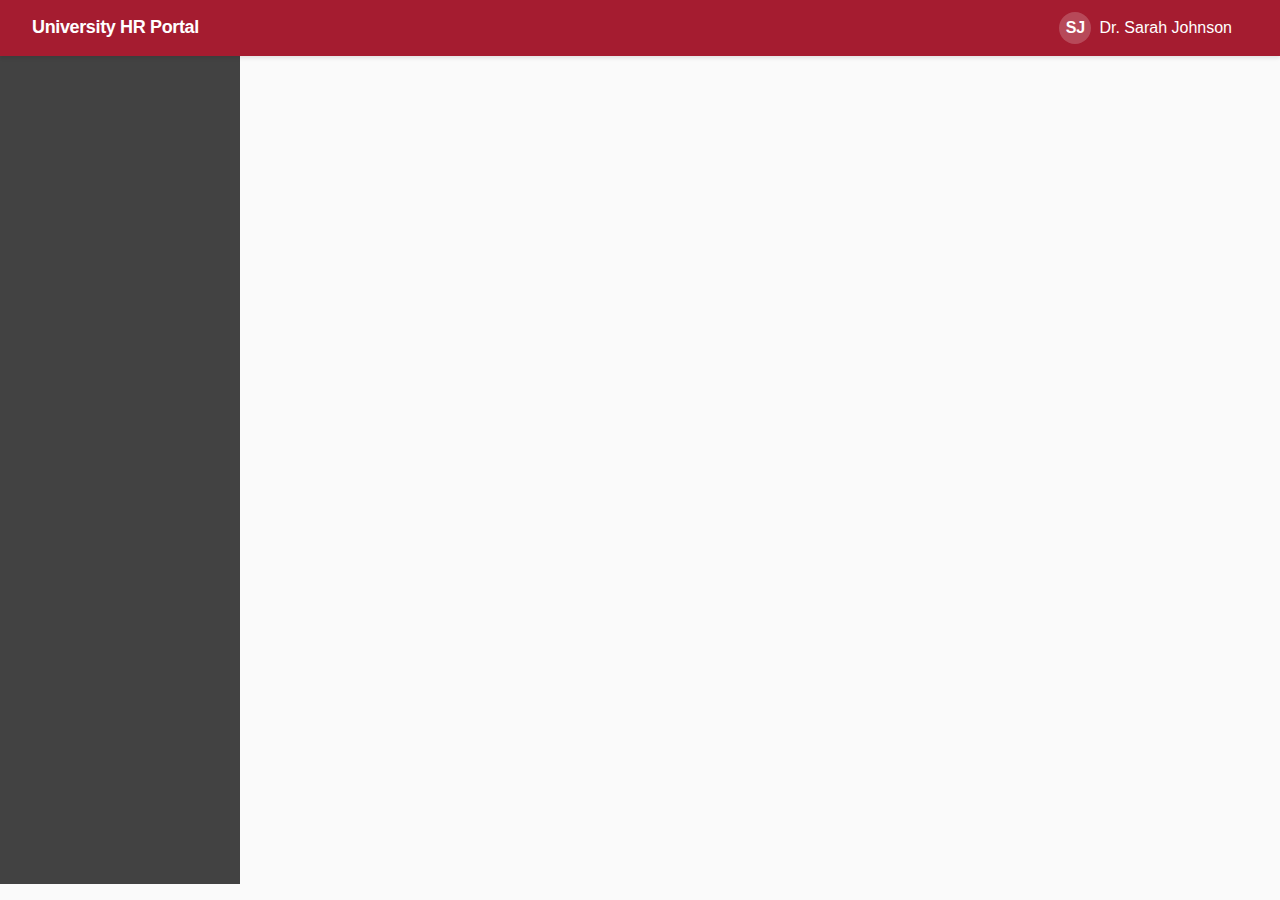
<file: index.html>
<!DOCTYPE html>
<html lang="en">
<head>
  <meta charset="UTF-8">
  <meta name="viewport" content="width=device-width, initial-scale=1.0">
  <meta name="description" content="University HR Portal - Manage requests, approvals, and personnel">
  <title>University HR Portal</title>
  <style>
    /* Prevent flash of shell when embedding via ?embed=true */
    html.pre-embed .header, html.pre-embed .sidebar { display: none !important; }
  </style>
  <script>
    // Apply pre-embed class ASAP to avoid header/sidebar flash inside iframes
    (function(){
      try {
        var href = window.location.href;
        if (href.indexOf('embed=true') !== -1) {
          document.documentElement.classList.add('pre-embed');
        }
      } catch (_) {}
    })();
  </script>
  <link rel="stylesheet" href="css/styles.css">
</head>
<body>
  <!-- Skip to main content -->
  <a href="#app" class="skip-link">Skip to main content</a>
  
  <!-- Header -->
  <header class="header" role="banner">
    <h1>University HR Portal</h1>
    <div class="header-actions">
      <div class="user-menu" role="button" tabindex="0" aria-label="User menu">
        <div class="user-avatar">SJ</div>
        <span>Dr. Sarah Johnson</span>
      </div>
    </div>
  </header>
  
  <!-- App Container -->
  <div class="app-container">
    <!-- Sidebar -->
    <aside class="sidebar" id="sidebar" role="navigation" aria-label="Main navigation">
      <!-- Sidebar content will be rendered by JavaScript -->
    </aside>
    
    <!-- Main Content -->
    <main id="app" role="main">
      <!-- Page content will be rendered by JavaScript -->
    </main>
  </div>
  
  <!-- Initialize app -->
  <script type="module" src="js/app.js"></script>
</body>
</html>
</file>
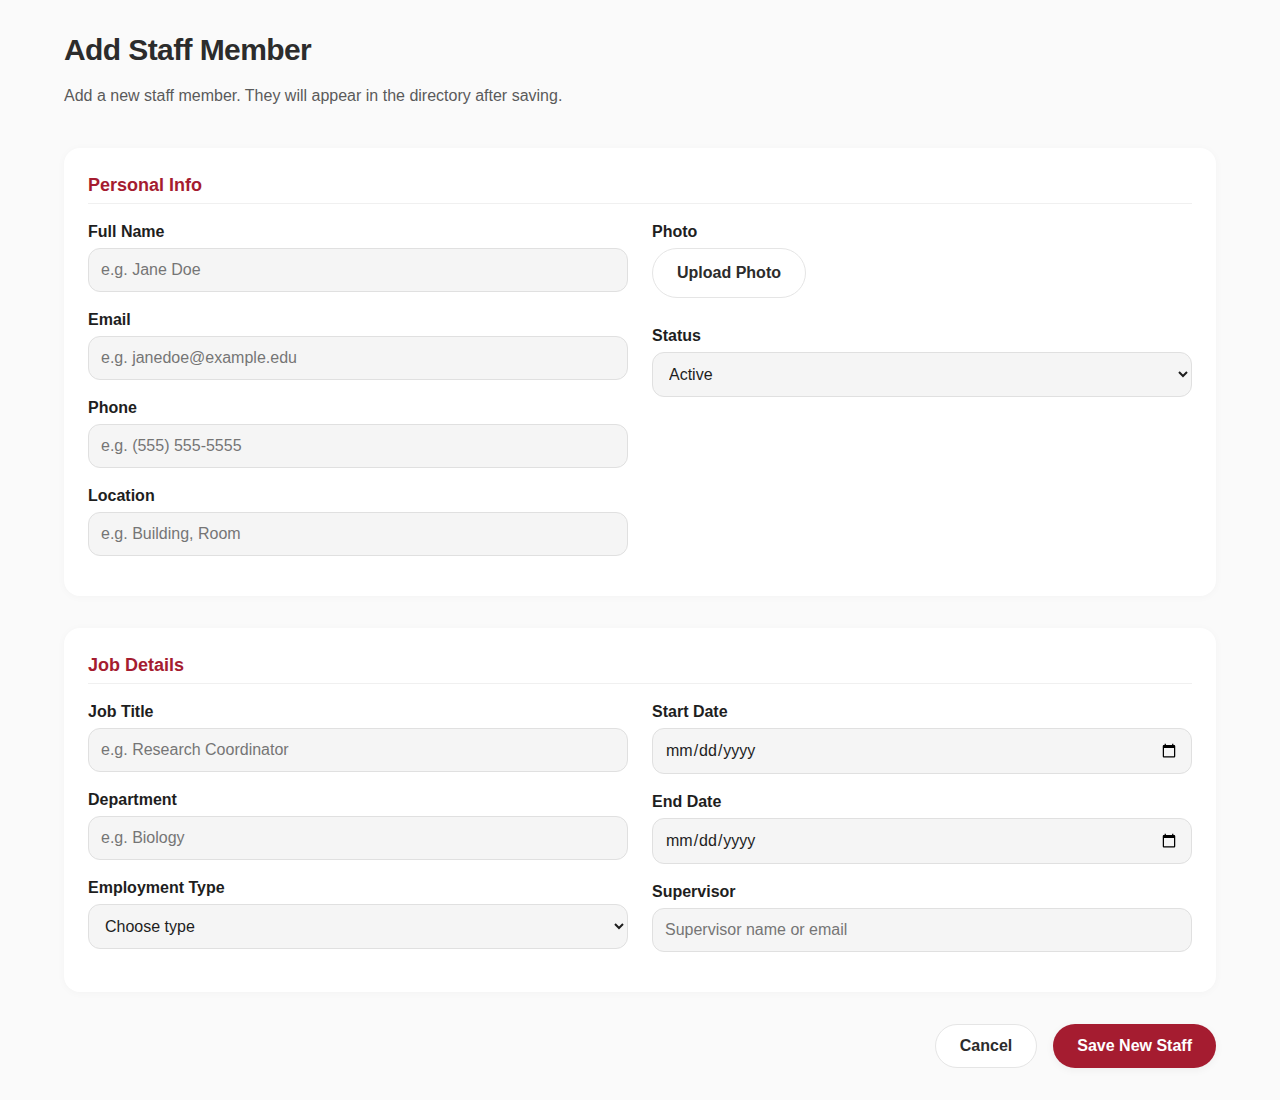
<file: apex/pages/add-staff.html>
<!DOCTYPE html>
<html lang="en">
<head>
  <meta charset="UTF-8">
  <meta name="viewport" content="width=device-width, initial-scale=1.0">
  <title>Add Staff - College HR System</title>
  <link rel="stylesheet" href="../static/css/design-system.css">
  <link rel="stylesheet" href="../themes/theme-modern-minimal.css">
  <link rel="stylesheet" href="../themes/theme-warm-earth.css">
  <link rel="stylesheet" href="../themes/theme-ocean-breeze.css">
  <link rel="stylesheet" href="../themes/theme-forest-green.css">
  <link rel="stylesheet" href="../themes/theme-vibrant-tech.css">
  <link rel="stylesheet" href="../themes/theme-professional-navy.css">
  <link rel="stylesheet" href="../themes/theme-sunset-coral.css">
  <style>
    body { background: var(--color-bg-primary); padding: var(--spacing-xl); }
    body.embedded { padding: var(--spacing-md); overflow-y: auto; overflow-x: hidden; min-height: 100vh; }
    .form-container {
      width: 100%;
      padding-left: var(--spacing-xl);
      padding-right: var(--spacing-xl);
      margin: 0 auto;
      box-sizing: border-box;
    }
    .page-header { margin-bottom: var(--spacing-2xl); }
    .page-header h1 { font-size: var(--font-size-3xl); color: #2C2C2C; font-weight: var(--font-weight-semibold); }
    .form-section {
      width: 100%;
      padding: var(--spacing-lg);
      margin-bottom: var(--spacing-xl);
      background: #fff;
      border-radius: var(--radius-lg);
      box-shadow: 0 1px 8px rgba(0,0,0,0.03);
      box-sizing: border-box;
    }
    .form-section-title { font-size: var(--font-size-lg); font-weight: 600; color: #A51C30; margin-bottom: var(--spacing-md); border-bottom: 1px solid #F0F0F0; padding-bottom: 4px; }
    .form-group { margin-bottom: var(--spacing-md); }
    .form-label { display: block; margin-bottom: 0.25rem; font-weight: 600; }
    .form-actions { display: flex; gap: var(--spacing-md); justify-content: flex-end; margin-top: var(--spacing-lg); }
    .btn-primary { background: #A51C30 !important; color: #fff !important; border: none !important; }
    .btn-primary:hover { background: #8B1627 !important; }
    .btn-secondary { background: #fff !important; color: #2C2C2C !important; border: 1px solid #E5E5E5 !important; }
    .btn-secondary:hover { background: #F8F8F8 !important; }
    .form-columns { display: grid; grid-template-columns: 1fr 1fr; gap: var(--spacing-lg); }
    @media (max-width: 800px) { .form-columns { grid-template-columns: 1fr; } .form-section { padding: var(--spacing-md); } }
    .avatar-preview { margin-bottom: .5rem; max-width: 64px; max-height: 64px; border-radius: 50%; }
  </style>
</head>
<body>
  <div class="form-container">
    <div class="page-header">
      <h1>Add Staff Member</h1>
      <p>Add a new staff member. They will appear in the directory after saving.</p>
    </div>
    <form id="addStaffForm">
      <div class="form-section">
        <div class="form-section-title">Personal Info</div>
        <div class="form-columns">
          <div>
            <div class="form-group">
              <label class="form-label">Full Name</label>
              <input type="text" id="staffName" class="form-control" placeholder="e.g. Jane Doe" required>
            </div>
            <div class="form-group">
              <label class="form-label">Email</label>
              <input type="email" id="staffEmail" class="form-control" placeholder="e.g. janedoe@example.edu" required>
            </div>
            <div class="form-group">
              <label class="form-label">Phone</label>
              <input type="email" id="staffPhone" class="form-control" placeholder="e.g. (555) 555-5555">
            </div>
            <div class="form-group">
              <label class="form-label">Location</label>
              <input type="text" id="staffLocation" class="form-control" placeholder="e.g. Building, Room">
            </div>
          </div>
          <div>
            <div class="form-group">
              <label class="form-label">Photo</label>
              <input type="file" id="staffPhoto" accept="image/*" style="display:none;">
              <label for="staffPhoto" id="uploadPhotoBtn" class="btn btn-secondary" style="margin-bottom:10px;">Upload Photo</label>
              <div id="photoPreviewWrapper" style="margin-bottom: .5rem; display:none; flex-direction: column; align-items: flex-start; gap: 0.5rem;">
                <img id="photoPreview" class="avatar-preview" style="display:block;" />
                <button type="button" id="removePhotoBtn" class="btn btn-ghost btn-sm">Remove Photo</button>
              </div>
            </div>
            <div class="form-group">
              <label class="form-label">Status</label>
              <select id="staffStatus" class="form-control">
                <option>Active</option>
                <option>On Leave</option>
                <option>Terminated</option>
              </select>
            </div>
          </div>
        </div>
      </div>
      <div class="form-section">
        <div class="form-section-title">Job Details</div>
        <div class="form-columns">
          <div>
            <div class="form-group">
              <label class="form-label">Job Title</label>
              <input type="text" id="staffTitle" class="form-control" placeholder="e.g. Research Coordinator" required>
            </div>
            <div class="form-group">
              <label class="form-label">Department</label>
              <input type="text" id="staffDept" class="form-control" placeholder="e.g. Biology" required>
            </div>
            <div class="form-group">
              <label class="form-label">Employment Type</label>
              <select id="staffType" class="form-control" required>
                <option value="">Choose type</option>
                <option>Faculty</option>
                <option>Staff</option>
                <option>Student</option>
                <option>Postdoc</option>
                <option>Temp</option>
              </select>
            </div>
          </div>
          <div>
            <div class="form-group">
              <label class="form-label">Start Date</label>
              <input type="date" id="staffStartDate" class="form-control" required>
            </div>
            <div class="form-group">
              <label class="form-label">End Date</label>
              <input type="date" id="staffEndDate" class="form-control">
            </div>
            <div class="form-group">
              <label class="form-label">Supervisor</label>
              <input type="text" id="staffSupervisor" class="form-control" placeholder="Supervisor name or email">
            </div>
          </div>
        </div>
      </div>
      <div class="form-actions">
        <button type="button" class="btn btn-secondary" id="cancelBtn">Cancel</button>
        <button type="submit" class="btn btn-primary">Save New Staff</button>
      </div>
    </form>
    <div id="success-message" style="display:none; margin-top:2rem; color: #2C2C2C;"></div>
  </div>
  <script src="../static/js/ui.js"></script>
  <script src="../static/js/session-store.js"></script>
  <script>
    function isEmbedded() {
      const params = new URLSearchParams(window.location.search);
      return params.get('embed') === 'true' || window.top !== window.self;
    }
    const photoInput = document.getElementById('staffPhoto');
    const photoPreview = document.getElementById('photoPreview');
    const photoPreviewWrapper = document.getElementById('photoPreviewWrapper');
    const removePhotoBtn = document.getElementById('removePhotoBtn');
    const uploadPhotoBtn = document.getElementById('uploadPhotoBtn');
    if (photoInput) {
      photoInput.addEventListener('change', function(e) {
        const file = e.target.files[0];
        if (file) {
          const reader = new FileReader();
          reader.onload = function(evt) {
            photoPreview.src = evt.target.result;
            photoPreviewWrapper.style.display = 'flex';
          };
          reader.readAsDataURL(file);
        } else {
          photoPreview.src = '';
          photoPreviewWrapper.style.display = 'none';
        }
      });
      if (removePhotoBtn) {
        removePhotoBtn.addEventListener('click', function(e) {
          e.preventDefault();
          photoInput.value = '';
          photoPreview.src = '';
          photoPreviewWrapper.style.display = 'none';
        });
      }
    }
    document.addEventListener('DOMContentLoaded', function() {
      if (isEmbedded()) document.body.classList.add('embedded');
      document.getElementById('addStaffForm').addEventListener('submit', function(e){
        e.preventDefault();
        const name = document.getElementById('staffName').value.trim();
        const email = document.getElementById('staffEmail').value.trim();
        const title = document.getElementById('staffTitle').value.trim();
        const dept = document.getElementById('staffDept').value.trim();
        const type = document.getElementById('staffType').value;
        const startDate = document.getElementById('staffStartDate').value;
        const phone = document.getElementById('staffPhone').value.trim();
        const location = document.getElementById('staffLocation').value.trim();
        const status = document.getElementById('staffStatus').value;
        const tags = document.getElementById('staffTags').value.split(',').map(t=>t.trim()).filter(Boolean);
        const supervisor = document.getElementById('staffSupervisor').value.trim();
        const endDate = document.getElementById('staffEndDate').value;
        let photoUrl = '';
        const photo = document.getElementById('staffPhoto').files[0];
        if(photo && window.FileReader){ // Simple base64 preview (not for production)
          photoUrl = photoPreview.src || '';
        }
        if(!name||!email||!title||!dept||!type||!startDate) {
          UIKit.toast.error('Please fill in all required fields.');
          return;
        }
        if(typeof SessionStore==='undefined'||!SessionStore.addPerson) {
          UIKit.toast.error('Data system not ready.');
          return;
        }
        const newPerson = {
          name, email, title, dept, employmentType: type, startDate, phone, location, tags, status, supervisor, endDate,
          id: email || name+Date.now(), photoUrl: photoUrl || '',
        };
        try {
          SessionStore.addPerson(newPerson);
          document.getElementById('success-message').textContent = 'Staff member added! You can now view them in the directory.';
          document.getElementById('success-message').style.display = 'block';
          document.getElementById('addStaffForm').reset();
          photoPreview.src = '';
          photoPreview.style.display = 'none';
          UIKit.toast.success('Staff added');
          if (isEmbedded() && window.top) {
            setTimeout(() => { window.top.postMessage({hrmvp:'staff_added', person:newPerson}, window.location.origin); }, 900);
          }
        } catch (err) {
          UIKit.toast.error('Failed to save staff');
        }
      });
      document.getElementById('cancelBtn').addEventListener('click', function(e){
        e.preventDefault();
        if (isEmbedded() && window.top) { window.top.postMessage({hrmvp:'close_modal'}, window.location.origin); }
        else { window.location.href = 'dashboard.html'; }
      });
      // No phone masking, keep phone input like all other inputs.
    });
  </script>
</body>
</html>
</file>
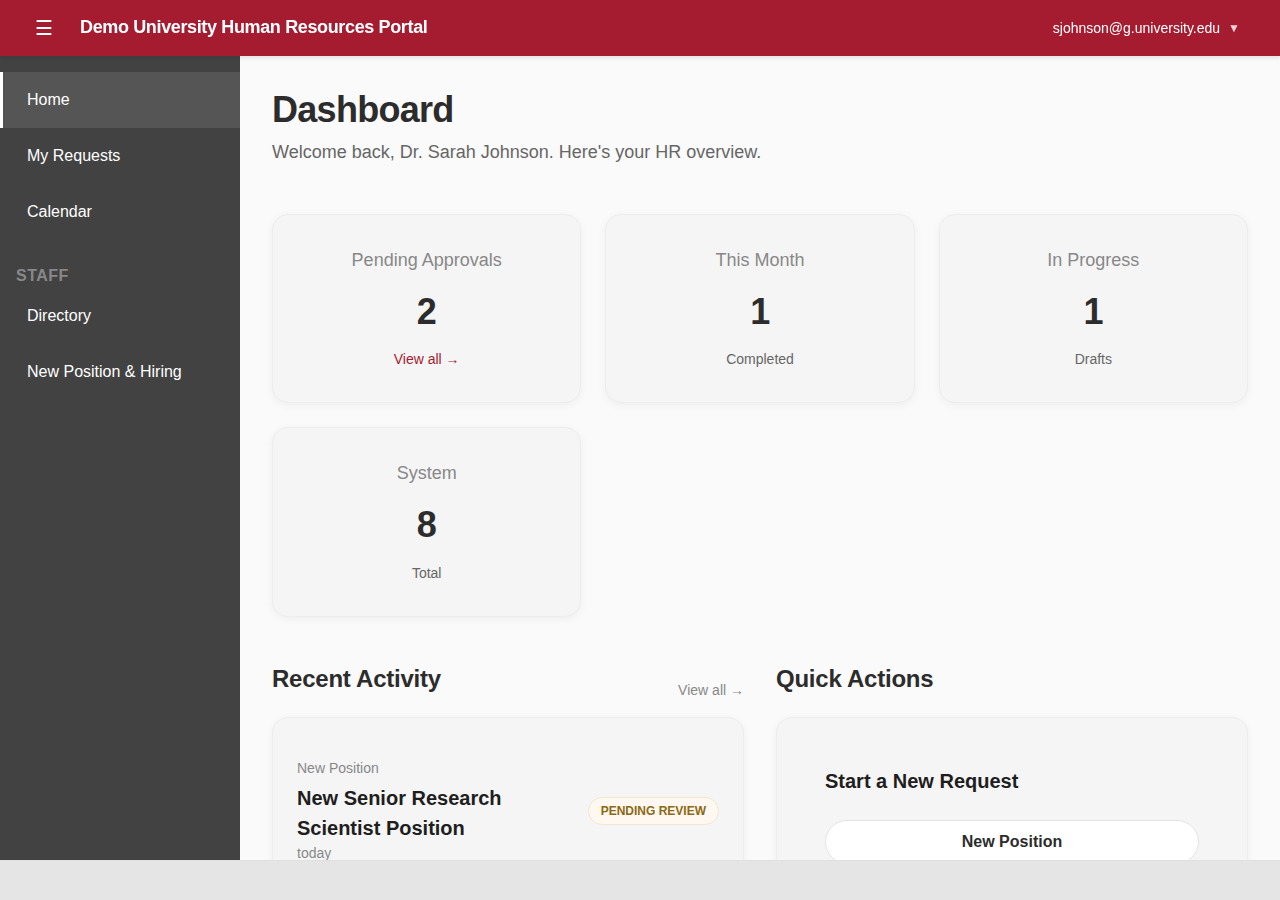
<file: apex/pages/dashboard.html>
<!DOCTYPE html>
<html lang="en">
<head>
  <meta charset="UTF-8">
  <meta name="viewport" content="width=device-width, initial-scale=1.0">
  <title>Dashboard - College HR System</title>
  <link rel="stylesheet" href="../static/css/design-system.css">
  <link rel="stylesheet" href="../../css/directory.css">
  <!-- Theme Files -->
  <link rel="stylesheet" href="../themes/theme-modern-minimal.css">
  <link rel="stylesheet" href="../themes/theme-warm-earth.css">
  <link rel="stylesheet" href="../themes/theme-ocean-breeze.css">
  <link rel="stylesheet" href="../themes/theme-forest-green.css">
  <link rel="stylesheet" href="../themes/theme-vibrant-tech.css">
  <link rel="stylesheet" href="../themes/theme-professional-navy.css">
  <link rel="stylesheet" href="../themes/theme-sunset-coral.css">
  <style>
    body {
      margin: 0;
      padding: 0;
      overflow: auto;
    }
    
    .page-header {
      margin-bottom: var(--spacing-3xl);
    }
    
    .page-header h1 {
      margin-bottom: var(--spacing-sm);
      font-size: var(--font-size-4xl);
      color: #2C2C2C; /* Sleek dark gray */
      font-weight: var(--font-weight-semibold);
    }
    
    .page-header p {
      font-size: var(--font-size-lg);
      color: #666666; /* Subtle gray */
    }
    
    .stats-grid {
      margin-bottom: var(--spacing-3xl);
    }
    
    .stat-card {
      text-align: center;
      padding: var(--spacing-xl);
    }
    
    .stat-card h2 {
      font-size: var(--font-size-4xl);
      margin: var(--spacing-md) 0;
      color: #2C2C2C; /* Sleek dark gray */
      font-weight: var(--font-weight-semibold);
    }
    
    .stat-card p {
      font-size: var(--font-size-lg);
      margin: 0;
    }
    
    .dashboard-grid {
      grid-template-columns: 1fr 1fr;
      gap: var(--spacing-xl);
      align-items: stretch;
    }
    
    .dashboard-section h2 {
      margin-bottom: var(--spacing-lg);
      font-size: var(--font-size-2xl);
      color: #2C2C2C; /* Sleek dark gray */
      font-weight: var(--font-weight-semibold);
    }
    
    .activity-item {
      padding: var(--spacing-md) 0;
      border-bottom: 1px solid var(--color-border-light);
      display: flex;
      justify-content: space-between;
      align-items: center;
    }
    
    .activity-item:last-child {
      border-bottom: none;
    }
    
    .activity-info h4 {
      margin: 0 0 var(--spacing-xs) 0;
    }
    
    .activity-time {
      font-size: var(--font-size-sm);
      color: var(--color-text-tertiary);
    }
    
    .action-buttons {
      display: flex;
      gap: var(--spacing-md);
      margin-top: var(--spacing-lg);
    }
    
    /* Sleek Professional Button Styles */
    .btn-primary {
      background: #A51C30 !important; /* University red */
      background-color: #A51C30 !important;
      color: #FFFFFF !important;
      border: none !important;
      box-shadow: 0 1px 3px rgba(165, 28, 48, 0.2) !important;
    }
    
    .btn-primary:hover {
      background: #8B1627 !important;
      background-color: #8B1627 !important;
      transform: translateY(-1px);
      box-shadow: 0 2px 6px rgba(165, 28, 48, 0.3) !important;
    }
    
    .btn-secondary {
      background-color: #FFFFFF !important;
      color: #2C2C2C !important;
      border: 1px solid #E5E5E5 !important;
    }
    
    .btn-secondary:hover {
      background-color: #F8F8F8 !important;
      border-color: #D0D0D0 !important;
    }
    
    .btn-ghost {
      color: #666666 !important;
      border: 1px solid #E5E5E5 !important;
    }
    
    .btn-ghost:hover {
      background-color: #F8F8F8 !important;
      border-color: #D0D0D0 !important;
    }
    
    .btn-success {
      background-color: #2C2C2C !important;
      color: #FFFFFF !important;
    }
    
    .btn-success:hover {
      background-color: #1A1A1A !important;
    }
    
    /* Sleek Badge Colors - Subtle University Accents */
    .badge-primary {
      background-color: #F5F5F5 !important;
      color: #666666 !important;
      border: 1px solid #E5E5E5;
    }
    
    .badge-success {
      background-color: #F0F7F0 !important;
      color: #4A6741 !important;
      border: 1px solid #E0EAE0;
    }
    
    .badge-warning {
      background-color: #FFF8F0 !important;
      color: #8B6914 !important;
      border: 1px solid #F0E8D0;
    }
    
    .badge-danger {
      background-color: #FCF0F0 !important;
      color: #A51C30 !important;
      border: 1px solid #F5E0E0;
    }
    
    .badge-info {
      background-color: #F5F5F5 !important;
      color: #666666 !important;
      border: 1px solid #E5E5E5;
    }
    
    @media (max-width: 992px) {
      .dashboard-grid {
        grid-template-columns: 1fr;
      }
    }
    
    /* Smooth fade-in animations */
    @keyframes fadeInUp {
      from {
        opacity: 0;
        transform: translateY(15px);
      }
      to {
        opacity: 1;
        transform: translateY(0);
      }
    }
    
    @keyframes fadeInScale {
      from {
        opacity: 0;
        transform: scale(0.95) translateY(5px);
      }
      to {
        opacity: 1;
        transform: scale(1) translateY(0);
      }
    }
    
    /* Apply fade-in to cards */
    .card {
      animation: fadeInUp 0.5s ease-out;
      animation-fill-mode: both;
    }
    
    /* Staggered delays for cards */
    .stats-grid .card:nth-child(1) { animation-delay: 0ms; }
    .stats-grid .card:nth-child(2) { animation-delay: 80ms; }
    .stats-grid .card:nth-child(3) { animation-delay: 160ms; }
    .stats-grid .card:nth-child(4) { animation-delay: 240ms; }
    
    .dashboard-grid .card:nth-child(1) { animation-delay: 320ms; }
    .dashboard-grid .card:nth-child(2) { animation-delay: 400ms; }
    
    /* Apply fade-in to action buttons */
    .action-buttons .btn {
      animation: fadeInScale 0.4s ease-out;
      animation-fill-mode: both;
    }
    
    /* Staggered delays for action buttons */
    .action-buttons .btn:nth-child(1) { animation-delay: 480ms; }
    .action-buttons .btn:nth-child(2) { animation-delay: 520ms; }
    .action-buttons .btn:nth-child(3) { animation-delay: 560ms; }
    .action-buttons .btn:nth-child(4) { animation-delay: 600ms; }
    
    /* Reduce motion for accessibility */
    @media (prefers-reduced-motion: reduce) {
      .card,
      .action-buttons .btn {
        animation: none !important;
      }
    }
    
    /* Layout improvements for embedded content */
    .apex-main-container {
      height: calc(100vh - 120px);
      overflow: hidden;
    }
    .apex-content {
      overflow: auto;
    }
    #embedded-container {
      height: 100%;
    }
    .apex-content iframe {
      display: block;
      width: 100%;
      height: 100%;
      min-height: unset;
      border: 0;
      background: var(--color-bg-primary);
    }
    
    /* Quick Actions responsive layout */
    .action-buttons { flex-direction: column; }
    @media (min-width: 992px) {
      .action-buttons { flex-direction: row; flex-wrap: wrap; }
      .action-buttons .btn { flex: 1 1 calc(50% - var(--spacing-md)); }
    }
    
    /* User menu dropdown */
    .apex-user-menu {
      position: relative;
    }
    
    .user-dropdown-menu {
      position: absolute;
      top: calc(100% + 8px);
      right: 0;
      background: white;
      border: 1px solid #E5E5E5;
      border-radius: var(--radius-md);
      box-shadow: 0 4px 12px rgba(0, 0, 0, 0.15);
      min-width: 180px;
      opacity: 0;
      visibility: hidden;
      transform: translateY(-8px);
      transition: all var(--transition-base);
      z-index: 1000;
    }
    
    .user-dropdown-menu.show {
      opacity: 1;
      visibility: visible;
      transform: translateY(0);
    }
    
    .user-dropdown-item {
      padding: var(--spacing-md);
      cursor: pointer;
      color: #2C2C2C;
      font-size: var(--font-size-base);
      transition: background-color var(--transition-fast);
      border-bottom: 1px solid #F5F5F5;
    }
    
    .user-dropdown-item:last-child {
      border-bottom: none;
    }
    
    .user-dropdown-item:hover {
      background-color: #F8F8F8;
    }
  </style>
</head>
<body>
  <!-- Apex Layout Container -->
  <div class="apex-layout">
    <!-- Header Bar -->
    <header class="apex-header">
      <div class="apex-header-left">
        <button class="apex-hamburger" aria-label="Toggle sidebar">☰</button>
        <h1 class="apex-header-title">Demo University Human Resources Portal</h1>
      </div>
      <div class="apex-header-right">
        <div class="apex-user-menu" onclick="toggleUserDropdown()">
          <span class="apex-user-email">sjohnson@g.university.edu</span>
          <span class="apex-user-dropdown">▼</span>
          <div class="user-dropdown-menu" id="userDropdownMenu">
            <div class="user-dropdown-item" onclick="handleUserMenuClick('account')">Account</div>
            <div class="user-dropdown-item" onclick="handleUserMenuClick('settings')">Settings</div>
            <div class="user-dropdown-item" onclick="handleUserMenuClick('logout')">Logout</div>
          </div>
        </div>
      </div>
    </header>

    <!-- Main Container (Sidebar + Content) -->
    <div class="apex-main-container">
      <!-- Left Sidebar -->
      <aside class="apex-sidebar">
        <ul class="apex-sidebar-menu">
          <li class="apex-sidebar-item">
            <a href="dashboard.html" class="apex-sidebar-link active" data-page="dashboard">
              <span class="apex-sidebar-text">Home</span>
            </a>
          </li>
          <li class="apex-sidebar-item">
            <a href="#" class="apex-sidebar-link" data-page="requests">
              <span class="apex-sidebar-text">My Requests</span>
            </a>
          </li>
          <li class="apex-sidebar-item">
            <a href="#" class="apex-sidebar-link" data-page="calendar" onclick="loadInPlace('#/requests/calendar'); return false;">
              <span class="apex-sidebar-text">Calendar</span>
            </a>
          </li>

          <!-- Staff Folder Section -->
          <li class="apex-sidebar-section" style="margin-top: var(--spacing-lg); padding: 0 var(--spacing-md); color: #888; font-size: var(--font-size-base); letter-spacing: 0.03em; text-transform: uppercase; font-weight: var(--font-weight-semibold);">Staff</li>
          <li class="apex-sidebar-item">
            <a href="#" class="apex-sidebar-link" data-page="directory" onclick="loadInPlace('#/people/directory'); return false;">
              <span class="apex-sidebar-text">Directory</span>
            </a>
          </li>
          <li class="apex-sidebar-item">
            <a href="#" class="apex-sidebar-link" data-page="new-position-hiring" onclick="loadInPlace('add-staff.html'); return false;">
              <span class="apex-sidebar-text">New Position &amp; Hiring</span>
            </a>
          </li>

        </ul>
      </aside>

      <!-- Main Content Area -->
      <main class="apex-content">
        <!-- Page Header -->
        <div class="page-header">
          <h1>Dashboard</h1>
          <p>Welcome back, Dr. Sarah Johnson. Here's your HR overview.</p>
        </div>

  <!-- Stats Cards -->
  <div class="grid grid-4 stats-grid">
    <div class="card stat-card" style="cursor: pointer;" onclick="openPendingApprovalsModal()">
      <p class="text-muted">Pending Approvals</p>
      <h2 id="pending-count">24</h2>
      <p style="font-size: var(--font-size-sm); color: #A51C30; text-decoration: none;">View all →</p>
    </div>
    
    <div class="card stat-card" style="cursor: pointer;" onclick="openCompletedModal()">
      <p class="text-muted">This Month</p>
      <h2 id="approved-count">157</h2>
      <p style="font-size: var(--font-size-sm); color: #666666;">Completed</p>
    </div>
    
    <div class="card stat-card" style="cursor: pointer;" onclick="openDraftsModal()">
      <p class="text-muted">In Progress</p>
      <h2 id="draft-count">12</h2>
      <p style="font-size: var(--font-size-sm); color: #666666;">Drafts</p>
    </div>
    
    <div class="card stat-card" style="cursor: pointer;" onclick="openTotalModal()">
      <p class="text-muted">System</p>
      <h2 id="total-count">201</h2>
      <p style="font-size: var(--font-size-sm); color: #666666;">Total</p>
    </div>
  </div>

  <!-- Main Content Grid -->
  <div class="grid dashboard-grid">
    <!-- Recent Activity -->
    <div class="dashboard-section">
      <div style="display: flex; justify-content: space-between; align-items: center;">
        <h2>Recent Activity</h2>
        <a href="#" onclick="loadInPlace('requests-list.html'); return false;" style="font-size: var(--font-size-sm); color: #888888; text-decoration: none; font-weight: 400;">View all →</a>
      </div>
      
      <div class="card">
        <div id="recent-activity"></div>
      </div>
    </div>

    <!-- Quick Actions -->
    <div class="dashboard-section">
      <h2>Quick Actions</h2>
      
      <div class="card">
        <div style="padding: var(--spacing-lg);">
          <h4 style="margin-bottom: var(--spacing-md);">Start a New Request</h4>
          
          <div class="action-buttons" style="flex-direction: column;">
            <button class="btn btn-secondary btn-block" onclick="openRequestModal('NEW_POSITION')">
              New Position
            </button>
            <button class="btn btn-secondary btn-block" onclick="openRequestModal('PROMOTION')">
              Staff Promotion
            </button>
            <button class="btn btn-secondary btn-block" onclick="openRequestModal('TIME_OFF')">
              Time Off Request
            </button>
            <button class="btn btn-secondary btn-block" onclick="openRequestModal('APPOINTMENT')">
              New Appointment
            </button>
          </div>
        </div>
      </div>

      <!-- Pending Approvals Preview -->
      <div class="card" style="margin-top: var(--spacing-lg);">
        <div style="padding: var(--spacing-lg);">
          <h4 style="margin-bottom: var(--spacing-md);">Your Pending Approvals</h4>
          <div id="pending-approvals-preview"></div>
          <button class="btn btn-ghost btn-block" style="margin-top: var(--spacing-md);" onclick="loadInPlace('#/approvals/pending')">
            Go to Approvals
          </button>
        </div>
      </div>
    </div>
      </main>
    </div>

    <!-- Developer Footer (empty by request) -->
    <footer class="apex-footer"></footer>
  </div>

  <!-- Scripts -->
  <script src="../static/js/ui.js"></script>
  <script src="../static/js/session-store.js"></script>
  <script src="../static/js/layout.js"></script>
  <script src="../static/js/theme-manager.js"></script>
  <script>
    // Initialize layout
    document.addEventListener('DOMContentLoaded', function() {
      // Set active sidebar item
      if (typeof ApexLayout !== 'undefined') {
        ApexLayout.setActiveItem('dashboard');
        // Ensure only Home is highlighted when on Dashboard
        try {
          const allLinks = document.querySelectorAll('.apex-sidebar-link');
          allLinks.forEach(link => link.classList.remove('active'));
          const homeLink = document.querySelector('.apex-sidebar-link[data-page="dashboard"]');
          if (homeLink) homeLink.classList.add('active');
        } catch (_) {}
      }
    });
  </script>
  <script>
    // User menu dropdown functionality
    function toggleUserDropdown() {
      event.stopPropagation();
      const menu = document.getElementById('userDropdownMenu');
      if (menu) {
        menu.classList.toggle('show');
      }
    }
    
    // Handle user menu item clicks
    function handleUserMenuClick(action) {
      event.stopPropagation();
      UIKit.toast.info('Oops! These features are not ready yet.');
      
      // Close the dropdown
      const menu = document.getElementById('userDropdownMenu');
      if (menu) {
        menu.classList.remove('show');
      }
    }
    
    // Close dropdown when clicking outside
    document.addEventListener('click', function(event) {
      const menu = document.getElementById('userDropdownMenu');
      const userMenu = document.querySelector('.apex-user-menu');
      if (menu && userMenu && !userMenu.contains(event.target)) {
        menu.classList.remove('show');
      }
    });
    
    // Load a page inside the main content area without leaving the shell
    function loadInPlace(pagePath) {
      try {
        const content = document.querySelector('.apex-content');
        if (!content) return;

        // Support direct SPA hash routes (e.g., '#/people/directory') to avoid extra HTML hops
        let url = pagePath;
        if (typeof url === 'string' && url.startsWith('#/')) {
          url = `../../index.html?embed=true${url}`;
        }

        // Build URL with embed=true (and cache-busting v=2) before any hash (preserve existing query if any)
        const hasEmbedFlag = /[?&#]embed=true/.test(url);
        if (!hasEmbedFlag) {
          if (url.includes('#')) {
            const [base, hash] = url.split('#');
            const joiner = base.includes('?') ? '&' : '?';
            url = `${base}${joiner}embed=true#${hash}`;
          } else {
            url += (url.includes('?') ? '&' : '?') + 'embed=true';
          }
        }
        // Add version param for cache-busting of ES modules
        if (url.includes('#')) {
          const [base, hash] = url.split('#');
          const joiner = base.includes('?') ? '&' : '?';
          url = `${base}${/[?&]v=/.test(base) ? '' : joiner + 'v=2'}#${hash}`;
        } else if (!/[?&]v=/.test(url)) {
          url += (url.includes('?') ? '&' : '?') + 'v=2';
        }

        // If the same URL is already loaded, avoid resetting the iframe to prevent loops
        const existingIframe = content.querySelector('iframe');
        if (existingIframe && existingIframe.getAttribute('src') === url) {
          return;
        }

        content.innerHTML = `
          <div id=\"embedded-container\" style=\"width: 100%; height: 100%;\">\n            <iframe src=\"${url}\" title=\"Embedded Page\" scrolling=\"yes\" style=\"width: 100%; height: 100%; border: 0; background: var(--color-bg-primary); display: block;\"></iframe>\n          </div>\n        `;

        // Highlight the selected page based on the target path
        if (typeof ApexLayout !== 'undefined') {
          // For approvals views loaded via SPA, do not highlight any sidebar item
          if (typeof pagePath === 'string' && (pagePath.startsWith('#/approvals') || pagePath.includes('/approvals'))) {
            try { document.querySelectorAll('.apex-sidebar-link').forEach(l => l.classList.remove('active')); } catch (_) {}
          } else {
            const isDirectory = pagePath.includes('people/directory');
            const match = pagePath.match(/([a-z-]+)\.html/i);
            const baseName = match ? (match[1].includes('requests') ? 'requests' : match[1]) : 'dashboard';
            const pageName = isDirectory ? 'directory' : baseName;
            ApexLayout.setActiveItem(pageName);
          }
        }
      } catch (e) {
        console.error('Failed to load page in place:', e);
      }
    }

    // Navigation helper
    function navigateTo(page) {
      window.location.href = page;
    }

    // Open request form inside a modal (popout)
    function openRequestModal(type) {
      const titles = {
        'NEW_POSITION': 'New Position Request',
        'PROMOTION': 'Staff Promotion Request',
        'TIME_OFF': 'Time Off Request',
        'APPOINTMENT': 'New Appointment Request',
      };

      const iframeSrc = `request-form.html?type=${encodeURIComponent(type)}&embed=true`;
      const content = `
        <div style="width: 100%; height: 100%;">
          <iframe src="${iframeSrc}" title="${titles[type] || 'New Request'}" scrolling="yes" style="width: 100%; height: 100%; min-height: 600px; border: 0; background: var(--color-bg-primary); display: block;"></iframe>
        </div>
      `;

      UIKit.modal.create(titles[type] || 'New Request', content, {
        className: 'modal-xl modal-embedded',
        backdropClass: 'modal-backdrop-strong'
      });
    }

    // Listen for events from embedded request form to close modal and refresh UI
    window.addEventListener('message', (event) => {
      // Accept messages from same origin only
      if (event.origin !== window.location.origin) return;
      const data = event.data || {};

      // Ignore non-HRMVP messages (e.g., React DevTools handshake)
      if (!data || typeof data.hrmvp === 'undefined') return;
      
      if (data.hrmvp === 'request_submitted') {
        console.log('✅ Request submission detected, refreshing dashboard...');
        UIKit.modal.closeAll();
        UIKit.toast.success('Request submitted successfully!');
        
        // Refresh dashboard numbers/sections immediately to show in recent activity
        if (typeof loadDashboard === 'function') {
          console.log('🔄 Calling loadDashboard...');
          setTimeout(() => {
            loadDashboard();
            console.log('✅ Dashboard refreshed');
          }, 100); // Small delay to ensure data is saved
        } else {
          console.log('⚠️ loadDashboard function not available, reloading page...');
          // Fallback: reload the dashboard if function not ready
          setTimeout(() => window.location.reload(), 500);
        }
      }
      if (data.hrmvp === 'draft_saved') {
        UIKit.modal.closeAll();
        UIKit.toast.success('Draft saved');
        if (typeof loadDashboard === 'function') {
          loadDashboard();
        }
      }
      if (data.hrmvp === 'close_modal') {
        UIKit.modal.closeAll();
      }
    });

    // Load Dashboard Data
    function loadDashboard() {
      try {
        console.log('📊 Loading dashboard...');
        console.log('SessionStore available?', typeof SessionStore !== 'undefined');
        
        if (typeof SessionStore === 'undefined') {
          UIKit.toast.error('Data system not ready. Refreshing page...');
          setTimeout(() => window.location.reload(), 2000);
          return;
        }

        const stats = SessionStore.getDashboardStats();
        const recentActivity = SessionStore.getRecentActivity(5);
        const pendingApprovals = SessionStore.getPendingApprovals('current-user');

        console.log('✅ Loaded stats:', stats);
        console.log('✅ Recent activity:', recentActivity.length, 'items');
        console.log('✅ Pending approvals:', pendingApprovals.length, 'items');

        // Update stats
        document.getElementById('pending-count').textContent = stats.pending;
        document.getElementById('approved-count').textContent = stats.approvedThisMonth;
        document.getElementById('draft-count').textContent = stats.draft;
        document.getElementById('total-count').textContent = stats.total;

        // Recent Activity
        const activityHtml = recentActivity.map(item => {
          const right = item.status === 'DRAFT'
            ? `<button class="btn btn-ghost btn-sm" onclick="event.stopPropagation(); openEditRequestModal('${item.id}')">Draft</button>`
            : `<span class="badge badge-${getStatusBadgeColor(item.status)}" style=\"white-space: nowrap;\">${item.status.replace(/_/g, ' ')}</span>`;
          return `
          <div class="activity-item" style="cursor: pointer;" onclick="viewRequest('${item.id}')">
            <div class="activity-info">
              <div style="font-size: var(--font-size-sm); color: var(--color-text-tertiary); margin-bottom: var(--spacing-xs);">
                ${formatRequestType(item.type)}
              </div>
              <h4 style="margin: 0;">${item.title}</h4>
              <div class="activity-time">${getTimeAgo(item.timestamp)}</div>
            </div>
            ${right}
          </div>`;
        }).join('');

        document.getElementById('recent-activity').innerHTML = activityHtml || '<p class="text-muted">No recent activity</p>';

        // Pending Approvals Preview
        const approvalHtml = pendingApprovals.slice(0, 3).map(req => `
          <div class="activity-item">
            <div class="activity-info">
              <h4 style="margin: 0;">${req.title}</h4>
              <div class="activity-time">${req.department}</div>
            </div>
            <button class="btn btn-sm btn-success" onclick="reviewRequest('${req.id}')">Review</button>
          </div>
        `).join('');

        document.getElementById('pending-approvals-preview').innerHTML = approvalHtml || 
          '<p class="text-muted">No pending approvals</p>';

        // Show submission confirmation banner if redirected from form
        const params = new URLSearchParams(window.location.search);
        if (params.get('submitted') === 'true') {
          UIKit.toast.success('Your request has been submitted for review.');
          // Clean up the URL without reloading
          params.delete('submitted');
          const newUrl = `${window.location.pathname}${params.toString() ? '?' + params.toString() : ''}`;
          window.history.replaceState({}, '', newUrl);
        }
      } catch (error) {
        console.error('Error loading dashboard:', error);
        UIKit.toast.error('Failed to load dashboard data. Please try again.');
      }
    }

    // Helper: Format time ago
    function getTimeAgo(timestamp) {
      const date = new Date(timestamp);
      const now = new Date();
      const days = Math.floor((now - date) / (1000 * 60 * 60 * 24));
      
      if (days === 0) return 'today';
      if (days === 1) return '1 day ago';
      if (days < 7) return `${days} days ago`;
      const weeks = Math.floor(days / 7);
      if (weeks < 4) return `${weeks} ${weeks === 1 ? 'week' : 'weeks'} ago`;
      return `${days} days ago`;
    }

    // Helper: Format request type for display
    function formatRequestType(type) {
      const typeMap = {
        'NEW_POSITION': 'New Position',
        'PROMOTION': 'Promotion',
        'TIME_OFF': 'Time Off',
        'APPOINTMENT': 'Appointment',
        'LEAVE': 'Leave',
        'TERMINATION': 'Termination',
        'OTHER': 'Other'
      };
      return typeMap[type] || type || 'Request';
    }

    // Helper: Get badge color by status
    function getStatusBadgeColor(status) {
      if (status === 'PENDING_REVIEW') return 'warning';
      if (status === 'APPROVED') return 'success';
      if (status === 'REJECTED') return 'danger';
      if (status === 'DRAFT') return 'info';
      return 'primary';
    }

    // Open request detail inside a modal (popout)
    function openRequestDetailModal(id) {
      const req = (typeof SessionStore !== 'undefined') ? SessionStore.getRequest(id) : null;
      const title = req ? `${formatRequestType(req.type)} — ${req.title}` : 'Request Details';
      const iframeSrc = `request-detail.html?id=${encodeURIComponent(id)}&embed=true`;
      const content = `
        <div style="width: 100%; height: 100%;">
          <iframe src="${iframeSrc}" title="${title}" scrolling="yes" style="width: 100%; height: 100%; min-height: 600px; border: 0; background: var(--color-bg-primary); display: block;"></iframe>
        </div>
      `;

      UIKit.modal.create(title, content, {
        className: 'modal-xl modal-embedded',
        backdropClass: 'modal-backdrop-strong'
      });
    }

    // Review request → open modal
    function reviewRequest(id) {
      openRequestDetailModal(id);
    }

    // View request → open modal
    function viewRequest(id) {
      openRequestDetailModal(id);
    }

    // Edit draft → open form modal prefilled
    function openEditRequestModal(id) {
      const req = (typeof SessionStore !== 'undefined') ? SessionStore.getRequest(id) : null;
      const title = req ? `Edit ${formatRequestType(req.type)} — ${req.title}` : 'Edit Draft';
      const iframeSrc = `request-form.html?id=${encodeURIComponent(id)}&embed=true`;
      const content = `
        <div style="width: 100%; height: 100%;">
          <iframe src="${iframeSrc}" title="${title}" scrolling="yes" style="width: 100%; height: 100%; min-height: 600px; border: 0; background: var(--color-bg-primary); display: block;"></iframe>
        </div>
      `;
      UIKit.modal.create(title, content, {
        className: 'modal-xl modal-embedded',
        backdropClass: 'modal-backdrop-strong'
      });
    }

    // Open Pending Approvals Modal
    function openPendingApprovalsModal() {
      if (typeof SessionStore === 'undefined') {
        UIKit.toast.error('Data system not ready');
        return;
      }

      const pendingRequests = SessionStore.getRequests({ status: 'PENDING_REVIEW' });
      
      let content = '';
      if (pendingRequests.length === 0) {
        content = '<p class="text-muted" style="padding: var(--spacing-lg);">No pending approvals at this time.</p>';
      } else {
        content = '<div style="padding: var(--spacing-lg);">';
        pendingRequests.slice(0, 10).forEach(req => {
          content += `
            <div class="activity-item" style="cursor: pointer; margin-bottom: var(--spacing-sm);" onclick="reviewRequest('${req.id}')">
              <div class="activity-info">
                <h4 style="margin: 0 0 var(--spacing-xs) 0;">${req.title}</h4>
                <div style="font-size: var(--font-size-sm); color: var(--color-text-tertiary);">
                  ${formatRequestType(req.type)} • ${req.department || 'N/A'}
                </div>
              </div>
              <button class="btn btn-sm btn-primary" onclick="event.stopPropagation(); reviewRequest('${req.id}')">Review</button>
            </div>
          `;
        });
        if (pendingRequests.length > 10) {
          content += `<p style="color: var(--color-text-tertiary); margin-top: var(--spacing-md);">And ${pendingRequests.length - 10} more...</p>`;
        }
        content += '</div>';
      }

      UIKit.modal.create('Pending Approvals', content, {
        className: 'modal-large',
        footer: `
          <button class="btn btn-secondary" onclick="UIKit.modal.closeAll(); loadInPlace('#/approvals/pending')">
            View All Approvals
          </button>
          <button class="btn btn-primary" onclick="UIKit.modal.closeAll()">Close</button>
        `
      });
    }

    // Open Completed (Approved) Modal
    function openCompletedModal() {
      if (typeof SessionStore === 'undefined') {
        UIKit.toast.error('Data system not ready');
        return;
      }

      const allApproved = SessionStore.getRequests({ status: 'APPROVED' });
      // Only show items approved this month in the popout
      const now = new Date();
      const month = now.getMonth();
      const year = now.getFullYear();
      const approvedRequests = allApproved.filter(req => {
        const d = new Date(req.updatedAt || req.createdAt);
        return d.getMonth() === month && d.getFullYear() === year;
      });
      
      let content = '';
      if (approvedRequests.length === 0) {
        content = '<p class="text-muted" style="padding: var(--spacing-lg);">No completed requests this month.</p>';
      } else {
        content = '<div style="padding: var(--spacing-lg);">';
        approvedRequests.slice(0, 10).forEach(req => {
          const date = new Date(req.updatedAt || req.createdAt);
          const dateStr = date.toLocaleDateString('en-US', { month: 'short', day: 'numeric', year: 'numeric' });
          
          content += `
            <div class="activity-item" style="cursor: pointer; margin-bottom: var(--spacing-sm);" onclick="viewRequest('${req.id}')">
              <div class="activity-info">
                <h4 style="margin: 0 0 var(--spacing-xs) 0;">${req.title}</h4>
                <div style="font-size: var(--font-size-sm); color: var(--color-text-tertiary);">
                  ${formatRequestType(req.type)} • ${req.department || 'N/A'} • ${dateStr}
                </div>
              </div>
              <span class="badge badge-success" style="white-space: nowrap;">Approved</span>
            </div>
          `;
        });
        if (approvedRequests.length > 10) {
          content += `<p style="color: var(--color-text-tertiary); margin-top: var(--spacing-md);">And ${approvedRequests.length - 10} more...</p>`;
        }
        content += '</div>';
      }

      UIKit.modal.create('Completed Requests', content, {
        className: 'modal-large',
        footer: `
          <button class="btn btn-secondary" onclick="UIKit.modal.closeAll(); loadInPlace('#/approvals/completed')">
            View All Completed
          </button>
          <button class="btn btn-primary" onclick="UIKit.modal.closeAll()">Close</button>
        `
      });
    }

    // Open Drafts Modal
    function openDraftsModal() {
      if (typeof SessionStore === 'undefined') {
        UIKit.toast.error('Data system not ready');
        return;
      }

      const allDrafts = SessionStore.getRequests({ status: 'DRAFT' });
      // Only show drafts created this month in the popout
      const now = new Date();
      const month = now.getMonth();
      const year = now.getFullYear();
      const draftRequests = allDrafts.filter(req => {
        const d = new Date(req.updatedAt || req.createdAt);
        return d.getMonth() === month && d.getFullYear() === year;
      });
      
      let content = '';
      if (draftRequests.length === 0) {
        content = '<p class="text-muted" style="padding: var(--spacing-lg);">No draft requests at this time.</p>';
      } else {
        content = '<div style="padding: var(--spacing-lg);">';
        draftRequests.slice(0, 10).forEach(req => {
          const date = new Date(req.createdAt);
          const dateStr = date.toLocaleDateString('en-US', { month: 'short', day: 'numeric', year: 'numeric' });
          
          content += `
            <div class="activity-item" style="cursor: pointer; margin-bottom: var(--spacing-sm);" onclick="openEditRequestModal('${req.id}')">
              <div class="activity-info">
                <h4 style="margin: 0 0 var(--spacing-xs) 0;">${req.title}</h4>
                <div style="font-size: var(--font-size-sm); color: var(--color-text-tertiary);">
                  ${formatRequestType(req.type)} • ${req.department || 'N/A'} • ${dateStr}
                </div>
              </div>
              <button class="btn btn-sm btn-secondary" onclick="event.stopPropagation(); openEditRequestModal('${req.id}')">Continue Editing</button>
            </div>
          `;
        });
        if (draftRequests.length > 10) {
          content += `<p style="color: var(--color-text-tertiary); margin-top: var(--spacing-md);">And ${draftRequests.length - 10} more...</p>`;
        }
        content += '</div>';
      }

      UIKit.modal.create('Draft Requests', content, {
        className: 'modal-large',
        footer: `
          <button class="btn btn-secondary" onclick="UIKit.modal.closeAll(); loadInPlace('requests-list.html?status=DRAFT')">
            View All Drafts
          </button>
          <button class="btn btn-primary" onclick="UIKit.modal.closeAll()">Close</button>
        `
      });
    }

    // Open Total System Stats Modal
    function openTotalModal() {
      if (typeof SessionStore === 'undefined') {
        UIKit.toast.error('Data system not ready');
        return;
      }

      const stats = SessionStore.getDashboardStats();
      const allRequests = SessionStore.getRequests();
      
      let content = `<div style="padding: var(--spacing-lg);">`;
      content += `
        <div style="display: grid; grid-template-columns: 1fr 1fr; gap: var(--spacing-md); margin-bottom: var(--spacing-lg);">
          <div style="padding: var(--spacing-md); background: #F5F5F5; border-radius: var(--radius-md); text-align: center;">
            <div style="font-size: var(--font-size-sm); color: var(--color-text-tertiary); margin-bottom: var(--spacing-xs);">Total Requests</div>
            <div style="font-size: var(--font-size-3xl); font-weight: var(--font-weight-semibold); color: #2C2C2C;">${stats.total}</div>
          </div>
          <div style="padding: var(--spacing-md); background: #F0F7F0; border-radius: var(--radius-md); text-align: center;">
            <div style="font-size: var(--font-size-sm); color: var(--color-text-tertiary); margin-bottom: var(--spacing-xs);">Approved</div>
            <div style="font-size: var(--font-size-3xl); font-weight: var(--font-weight-semibold); color: #4A6741;">${stats.approved}</div>
          </div>
          <div style="padding: var(--spacing-md); background: #FFF8F0; border-radius: var(--radius-md); text-align: center;">
            <div style="font-size: var(--font-size-sm); color: var(--color-text-tertiary); margin-bottom: var(--spacing-xs);">Pending Review</div>
            <div style="font-size: var(--font-size-3xl); font-weight: var(--font-weight-semibold); color: #8B6914;">${stats.pending}</div>
          </div>
          <div style="padding: var(--spacing-md); background: #F5F5F5; border-radius: var(--radius-md); text-align: center;">
            <div style="font-size: var(--font-size-sm); color: var(--color-text-tertiary); margin-bottom: var(--spacing-xs);">Drafts</div>
            <div style="font-size: var(--font-size-3xl); font-weight: var(--font-weight-semibold); color: #666666;">${stats.draft}</div>
          </div>
        </div>
      `;
      
      // Show recent requests
      content += '<h4 style="margin-bottom: var(--spacing-md);">Recent Activity</h4>';
      if (allRequests.length === 0) {
        content += '<p class="text-muted">No requests in the system.</p>';
      } else {
        allRequests.slice(0, 8).forEach(req => {
          const date = new Date(req.updatedAt || req.createdAt);
          const dateStr = date.toLocaleDateString('en-US', { month: 'short', day: 'numeric', year: 'numeric' });
          
          content += `
            <div class="activity-item" style="cursor: pointer; margin-bottom: var(--spacing-sm);" onclick="viewRequest('${req.id}')">
              <div class="activity-info">
                <h4 style="margin: 0 0 var(--spacing-xs) 0; font-size: var(--font-size-base);">${req.title}</h4>
                <div style="font-size: var(--font-size-sm); color: var(--color-text-tertiary);">
                  ${formatRequestType(req.type)} • ${req.department || 'N/A'} • ${dateStr}
                </div>
              </div>
              <span class="badge badge-${getStatusBadgeColor(req.status)}" style="white-space: nowrap;">${req.status.replace(/_/g, ' ')}</span>
            </div>
          `;
        });
        if (allRequests.length > 8) {
          content += `<p style="color: var(--color-text-tertiary); margin-top: var(--spacing-md);">And ${allRequests.length - 8} more...</p>`;
        }
      }
      
      content += '</div>';

      UIKit.modal.create('System Overview', content, {
        className: 'modal-large',
        footer: `
          <button class="btn btn-secondary" onclick="UIKit.modal.closeAll(); loadInPlace('requests-list.html')">
            View All Requests
          </button>
          <button class="btn btn-primary" onclick="UIKit.modal.closeAll()">Close</button>
        `
      });
    }

    // Initialize on load
    document.addEventListener('DOMContentLoaded', loadDashboard);

    // (Sidebar navigation DOMContentLoaded binding removed - now handled globally)
  </script>
</body>
</html>
</file>
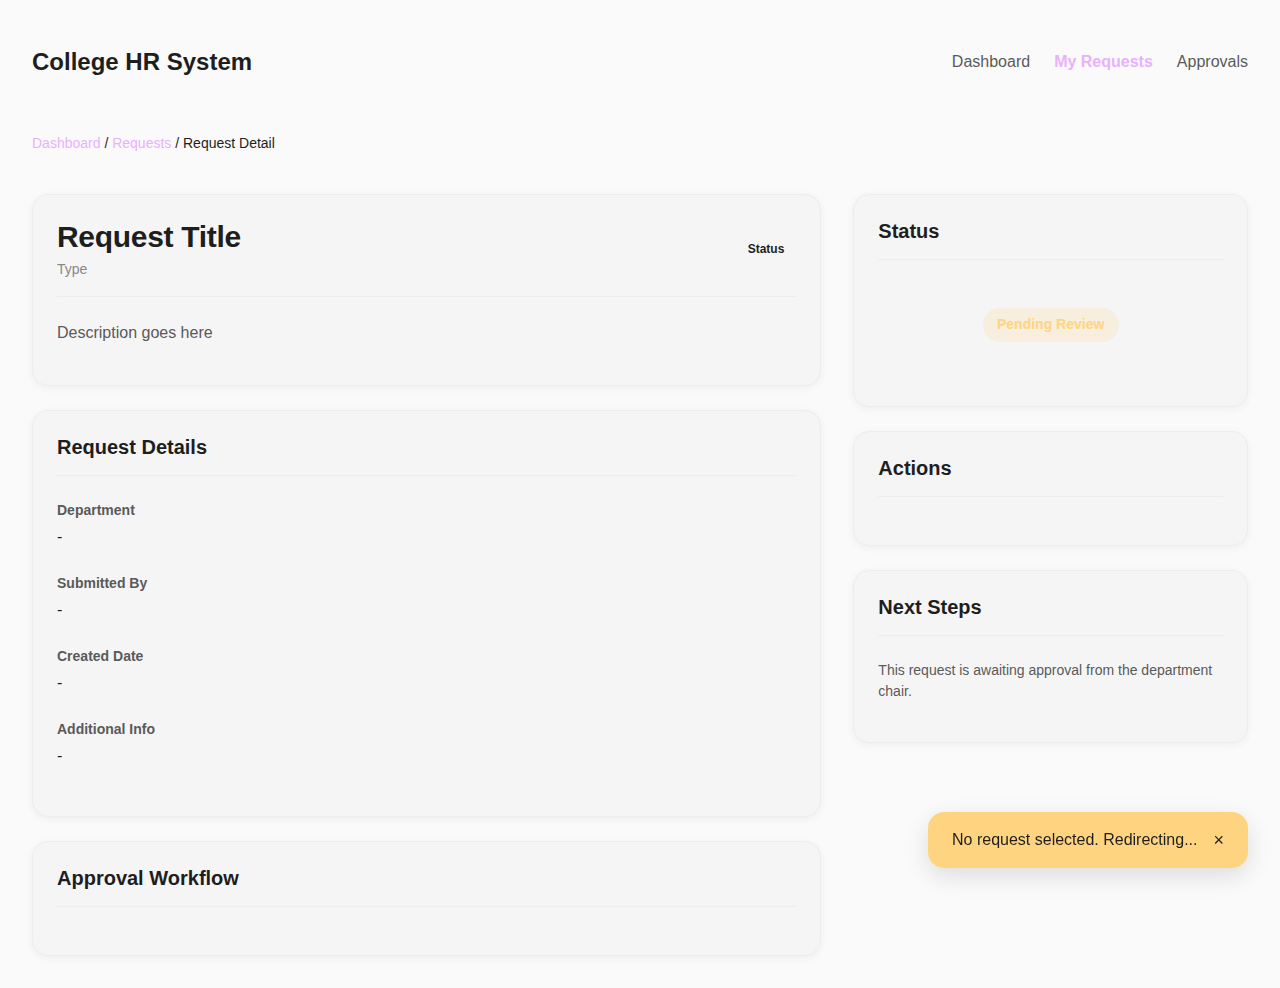
<file: apex/pages/request-detail.html>
<!DOCTYPE html>
<html lang="en">
<head>
  <meta charset="UTF-8">
  <meta name="viewport" content="width=device-width, initial-scale=1.0">
  <title>Request Detail - College HR System</title>
  <link rel="stylesheet" href="../static/css/design-system.css">
  <style>
    body {
      padding: var(--spacing-xl);
    }

    /* Embedded (modal) mode: match dashboard popout styling */
    body.embedded {
      padding: var(--spacing-lg);
      background: var(--color-bg-primary);
    }
    body.embedded .navbar,
    body.embedded .breadcrumb {
      display: none;
    }

    /* In embedded view, hide the header-card status badge (status still shown in sidebar) */
    body.embedded #request-badge {
      display: none;
    }

    /* Hide approval workflow entirely in embedded view */
    body.embedded .approval-workflow-card {
      display: none;
    }

    .breadcrumb {
      margin-bottom: var(--spacing-2xl);
      font-size: var(--font-size-sm);
    }

    .breadcrumb a {
      color: var(--color-accent-primary);
      text-decoration: none;
    }

    .breadcrumb a:hover {
      text-decoration: underline;
    }

    .detail-grid {
      grid-template-columns: 2fr 1fr;
      gap: var(--spacing-xl);
    }

    .approval-timeline {
      position: relative;
      padding-left: var(--spacing-lg);
    }

    .approval-step {
      position: relative;
      padding-bottom: var(--spacing-lg);
      padding-left: var(--spacing-lg);
    }

    .approval-step::before {
      content: '';
      position: absolute;
      left: calc(var(--spacing-md) * -1);
      top: 0;
      width: 12px;
      height: 12px;
      border-radius: 50%;
      background-color: var(--color-border);
    }

    .approval-step.completed::before {
      background-color: var(--color-success);
    }

    .approval-step.pending::before {
      background-color: var(--color-warning);
    }

    .approval-step.rejected::before {
      background-color: var(--color-danger);
    }

    .approval-step h5 {
      margin: 0 0 var(--spacing-xs) 0;
    }

    .approval-step .approved-by {
      font-size: var(--font-size-sm);
      color: var(--color-text-secondary);
      margin-bottom: var(--spacing-xs);
    }

    .approval-comment {
      font-size: var(--font-size-sm);
      color: var(--color-text-secondary);
      padding: var(--spacing-sm);
      background-color: var(--color-bg-tertiary);
      border-radius: var(--radius-md);
      margin-top: var(--spacing-xs);
    }

    /* Make status badge in sidebar slightly larger for emphasis */
    #request-status-display .badge {
      font-size: var(--font-size-sm);
      padding: 0.4rem 0.9rem;
    }

    .action-bar {
      display: flex;
      gap: var(--spacing-md);
      margin-top: var(--spacing-lg);
      padding-top: var(--spacing-lg);
      border-top: 1px solid var(--color-border-light);
    }

    .field-label {
      font-size: var(--font-size-sm);
      font-weight: 600;
      color: var(--color-text-secondary);
      margin-bottom: var(--spacing-xs);
    }

    .field-value {
      font-size: var(--font-size-base);
      color: var(--color-text-primary);
      margin-bottom: var(--spacing-lg);
    }

    @media (max-width: 992px) {
      .detail-grid {
        grid-template-columns: 1fr;
      }
    }
  </style>
</head>
<body>
  <!-- Navigation -->
  <nav class="navbar" style="margin-bottom: var(--spacing-2xl); padding: var(--spacing-md) 0;">
    <div style="display: flex; justify-content: space-between; align-items: center;">
      <h3 style="margin: 0;">College HR System</h3>
      <div style="display: flex; gap: var(--spacing-lg);">
        <a href="dashboard.html" style="color: var(--color-text-secondary); text-decoration: none;">Dashboard</a>
        <a href="requests-list.html" style="color: var(--color-accent-primary); text-decoration: none; font-weight: 600;">My Requests</a>
        <a href="approvals.html" style="color: var(--color-text-secondary); text-decoration: none;">Approvals</a>
      </div>
    </div>
  </nav>

  <!-- Breadcrumb -->
  <div class="breadcrumb">
    <a href="dashboard.html">Dashboard</a> / 
    <a href="requests-list.html">Requests</a> / 
    <span id="breadcrumb-title">Request Detail</span>
  </div>

  <!-- Main Content -->
  <div class="grid detail-grid">
    <!-- Left Column: Request Details -->
    <div>
      <!-- Header Card -->
      <div class="card" style="margin-bottom: var(--spacing-lg);">
        <div class="card-header">
          <div>
            <h2 id="request-title" style="margin: 0;">Request Title</h2>
            <p class="card-subtitle" id="request-type">Type</p>
          </div>
          <span class="badge" id="request-badge" style="white-space: nowrap;">Status</span>
        </div>
        <div class="card-body">
          <p id="request-description">Description goes here</p>
        </div>
      </div>

      <!-- Request Details -->
      <div class="card" style="margin-bottom: var(--spacing-lg);">
        <div class="card-header">
          <h3 class="card-title">Request Details</h3>
        </div>
        <div class="card-body">
          <div>
            <div class="field-label">Department</div>
            <div class="field-value" id="request-department">-</div>
          </div>
          <div>
            <div class="field-label">Submitted By</div>
            <div class="field-value" id="request-submitted-by">-</div>
          </div>
          <div>
            <div class="field-label">Created Date</div>
            <div class="field-value" id="request-created-date">-</div>
          </div>
          <div>
            <div class="field-label">Additional Info</div>
            <div class="field-value" id="request-additional-info">-</div>
          </div>
        </div>
      </div>

      <!-- Approval Timeline -->
      <div class="card approval-workflow-card">
        <div class="card-header">
          <h3 class="card-title">Approval Workflow</h3>
        </div>
        <div class="card-body">
          <div class="approval-timeline" id="approval-timeline"></div>
        </div>
      </div>
    </div>

    <!-- Right Column: Sidebar -->
    <div>
      <!-- Status Card -->
      <div class="card" style="margin-bottom: var(--spacing-lg);">
        <div class="card-header">
          <h3 class="card-title">Status</h3>
        </div>
        <div class="card-body">
          <div style="text-align: center; padding: var(--spacing-lg) 0;">
            <p id="request-status-display" style="font-size: var(--font-size-lg); margin: 0;">
              <span class="badge badge-warning">Pending Review</span>
            </p>
          </div>
        </div>
      </div>

      <!-- Action Panel -->
      <div class="card" id="action-panel" style="margin-bottom: var(--spacing-lg);">
        <div class="card-header">
          <h3 class="card-title">Actions</h3>
        </div>
        <div class="card-body" id="action-panel-body">
          <!-- Buttons injected by script based on status -->
        </div>
      </div>

      <!-- Info Card -->
      <div class="card">
        <div class="card-header">
          <h3 class="card-title">Next Steps</h3>
        </div>
        <div class="card-body">
          <p id="next-steps-text" style="font-size: var(--font-size-sm); margin: 0; color: var(--color-text-secondary);">
            This request is awaiting approval from the department chair.
          </p>
        </div>
      </div>
    </div>
  </div>

  <!-- Scripts -->
  <script src="../static/js/ui.js"></script>
  <script src="../static/js/session-store.js"></script>
  <script>
    // If embedded in a modal (embed=true), switch to embedded layout
    (function() {
      const params = new URLSearchParams(window.location.search);
      if (params.get('embed') === 'true') {
        document.addEventListener('DOMContentLoaded', function() {
          document.body.classList.add('embedded', 'theme-dashboard');
        });
      }
    })();

    // Get request ID from URL
    function getRequestId() {
      const params = new URLSearchParams(window.location.search);
      return params.get('id');
    }

    // Load request data
    function loadRequest() {
      try {
        console.log('📄 Loading request detail...');
        const id = getRequestId();
        console.log('Request ID from URL:', id);
        
        if (!id) {
          console.warn('No request ID provided');
          UIKit.toast.warning('No request selected. Redirecting...');
          setTimeout(() => window.location.href = 'dashboard.html', 1500);
          return;
        }

        if (typeof SessionStore === 'undefined') {
          console.error('SessionStore not available');
          UIKit.toast.error('Data system not ready. Refreshing...');
          setTimeout(() => window.location.reload(), 2000);
          return;
        }

        const request = SessionStore.getRequest(id);
        console.log('✅ Loaded request:', request);
        
        if (!request) {
          console.error('Request not found with ID:', id);
          UIKit.toast.error('Request not found');
          setTimeout(() => window.location.href = 'dashboard.html', 1500);
          return;
        }

        // Update page title
        document.title = `${request.title} - College HR System`;

        // Populate request details
        document.getElementById('breadcrumb-title').textContent = request.title;
        document.getElementById('request-title').textContent = request.title;
        document.getElementById('request-type').textContent = request.type.replace(/_/g, ' ');
        document.getElementById('request-description').textContent = request.description;
        document.getElementById('request-department').textContent = request.department;
        document.getElementById('request-submitted-by').textContent = request.createdBy;
        document.getElementById('request-created-date').textContent = formatDate(request.createdAt);

        // Additional info based on type
        if (request.salary) {
          document.getElementById('request-additional-info').innerHTML = `
            <strong>Salary Range:</strong> ${request.salary}<br>
            <strong>Start Date:</strong> ${request.startDate}
          `;
        } else if (request.duration) {
          document.getElementById('request-additional-info').innerHTML = `
            <strong>Duration:</strong> ${request.duration}<br>
            <strong>Start Date:</strong> ${request.startDate}
          `;
        }

        // Update status badge
        const badgeEl = document.getElementById('request-badge');
        const statusColor = getStatusColor(request.status);
        badgeEl.className = `badge badge-${statusColor}`;
        badgeEl.textContent = request.status.replace(/_/g, ' ');

        // Update status display
        const statusDisplay = document.getElementById('request-status-display');
        statusDisplay.innerHTML = `<span class="badge badge-${statusColor}">${request.status.replace(/_/g, ' ')}</span>`;

        // Configure actions based on status
        const actionPanel = document.getElementById('action-panel');
        const actionBody = document.getElementById('action-panel-body');
        if (request.status === 'DRAFT') {
          if (actionPanel) actionPanel.style.display = 'block';
          if (actionBody) {
            actionBody.innerHTML = `
              <button class="btn btn-secondary btn-block" onclick="editRequest('${id}')">Draft</button>
            `;
          }
        } else if (request.status === 'PENDING_REVIEW') {
          if (actionPanel) actionPanel.style.display = 'block';
          if (actionBody) {
            actionBody.innerHTML = `
              <button class="btn btn-success btn-block" style="margin-bottom: var(--spacing-md);" onclick="openApprovalModal()">✓ Approve</button>
              <button class="btn btn-danger btn-block" onclick="openRejectionModal()">✕ Reject</button>
            `;
          }
        } else {
          if (actionPanel) actionPanel.style.display = 'none';
        }

        // Build approval timeline
        const timelineHtml = buildApprovalTimeline(request);
        document.getElementById('approval-timeline').innerHTML = timelineHtml;

        // Update next steps
        updateNextSteps(request);
        
        console.log('✅ Request detail page loaded successfully');
      } catch (error) {
        console.error('Error loading request:', error);
        UIKit.toast.error('Failed to load request. Please try again.');
        setTimeout(() => window.location.href = 'dashboard.html', 1500);
      }
    }
    // Open the original form for editing
    function editRequest(id) {
      const req = (typeof SessionStore !== 'undefined') ? SessionStore.getRequest(id) : null;
      const title = req ? `Edit ${req.title}` : 'Edit Request';
      const iframeSrc = `request-form.html?id=${encodeURIComponent(id)}&embed=true`;
      const content = `
        <div style="width: 100%; height: 100%;">
          <iframe src="${iframeSrc}" title="${title}" scrolling="yes" style="width: 100%; height: 100%; min-height: 600px; border: 0; background: var(--color-bg-primary); display: block;"></iframe>
        </div>
      `;
      UIKit.modal.create(title, content, {
        className: 'modal-xl modal-embedded',
        backdropClass: 'modal-backdrop-strong'
      });
    }

    // Build approval timeline HTML
    function buildApprovalTimeline(request) {
      let html = '';

      if (request.approvalSteps && request.approvalSteps.length > 0) {
        request.approvalSteps.forEach(step => {
          const stepClass = step.action === 'APPROVED' ? 'completed' : 'rejected';
          html += `
            <div class="approval-step ${stepClass}">
              <h5>${step.action === 'APPROVED' ? '✓ Approved' : '✕ Rejected'}</h5>
              <div class="approved-by">${step.approvedBy}</div>
              <div class="approved-by">${formatDate(step.approvedAt)}</div>
              ${step.comment ? `<div class="approval-comment">"${step.comment}"</div>` : ''}
            </div>
          `;
        });
      }

      // Add pending step if not fully approved
      if (request.status === 'PENDING_REVIEW') {
        html += `
          <div class="approval-step pending">
            <h5>⏳ Awaiting Review</h5>
            <div class="approved-by">Pending approval from authorized personnel</div>
          </div>
        `;
      }

      return html || '<p class="text-muted">No approval steps yet</p>';
    }

    // Get status color
    function getStatusColor(status) {
      if (status === 'PENDING_REVIEW') return 'warning';
      if (status === 'APPROVED') return 'success';
      if (status === 'REJECTED') return 'danger';
      if (status === 'DRAFT') return 'info';
      return 'primary';
    }

    // Format date
    function formatDate(dateString) {
      const date = new Date(dateString);
      return date.toLocaleDateString('en-US', { 
        year: 'numeric', 
        month: 'short', 
        day: 'numeric',
        hour: '2-digit',
        minute: '2-digit'
      });
    }

    // Update next steps
    function updateNextSteps(request) {
      const nextStepsEl = document.getElementById('next-steps-text');
      if (request.status === 'PENDING_REVIEW') {
        nextStepsEl.textContent = 'This request is awaiting approval. Review the details and take action above.';
      } else if (request.status === 'APPROVED') {
        nextStepsEl.textContent = 'This request has been approved and is ready for processing.';
      } else if (request.status === 'REJECTED') {
        nextStepsEl.textContent = `This request was rejected: ${request.rejectionReason || 'No reason provided'}`;
      } else if (request.status === 'DRAFT') {
        nextStepsEl.textContent = 'This request is still in draft status. Submit it for approval to proceed.';
      }
    }

    // Open approval modal
    function openApprovalModal() {
      const id = getRequestId();
      UIKit.modal.create(
        'Approve Request',
        `
          <div class="form-group">
            <label>Comments (Optional)</label>
            <textarea id="approval-comment" placeholder="Add any comments about this approval..."></textarea>
          </div>
        `,
        {
          footer: `
            <button class="btn btn-secondary" onclick="UIKit.modal.closeAll()">Cancel</button>
            <button class="btn btn-success" onclick="approveRequest('${id}')">Approve</button>
          `
        }
      );
    }

    // Open rejection modal
    function openRejectionModal() {
      const id = getRequestId();
      UIKit.modal.create(
        'Reject Request',
        `
          <div class="form-group">
            <label class="label-required">Reason for Rejection</label>
            <textarea id="rejection-reason" placeholder="Explain why you're rejecting this request..." required></textarea>
          </div>
        `,
        {
          footer: `
            <button class="btn btn-secondary" onclick="UIKit.modal.closeAll()">Cancel</button>
            <button class="btn btn-danger" onclick="rejectRequest('${id}')">Reject</button>
          `
        }
      );
    }

    // Approve request
    function approveRequest(id) {
      const comment = document.getElementById('approval-comment')?.value || '';
      SessionStore.approveRequest(id, 'Current User', comment);
      UIKit.modal.closeAll();
      UIKit.toast.success('Request approved!');
      setTimeout(() => loadRequest(), 500);
    }

    // Reject request
    function rejectRequest(id) {
      const reason = document.getElementById('rejection-reason')?.value;
      if (!reason) {
        UIKit.toast.warning('Please provide a reason for rejection');
        return;
      }
      SessionStore.rejectRequest(id, 'Current User', reason);
      UIKit.modal.closeAll();
      UIKit.toast.error('Request rejected');
      setTimeout(() => loadRequest(), 500);
    }

    // Initialize
    document.addEventListener('DOMContentLoaded', loadRequest);
  </script>
</body>
</html>
</file>
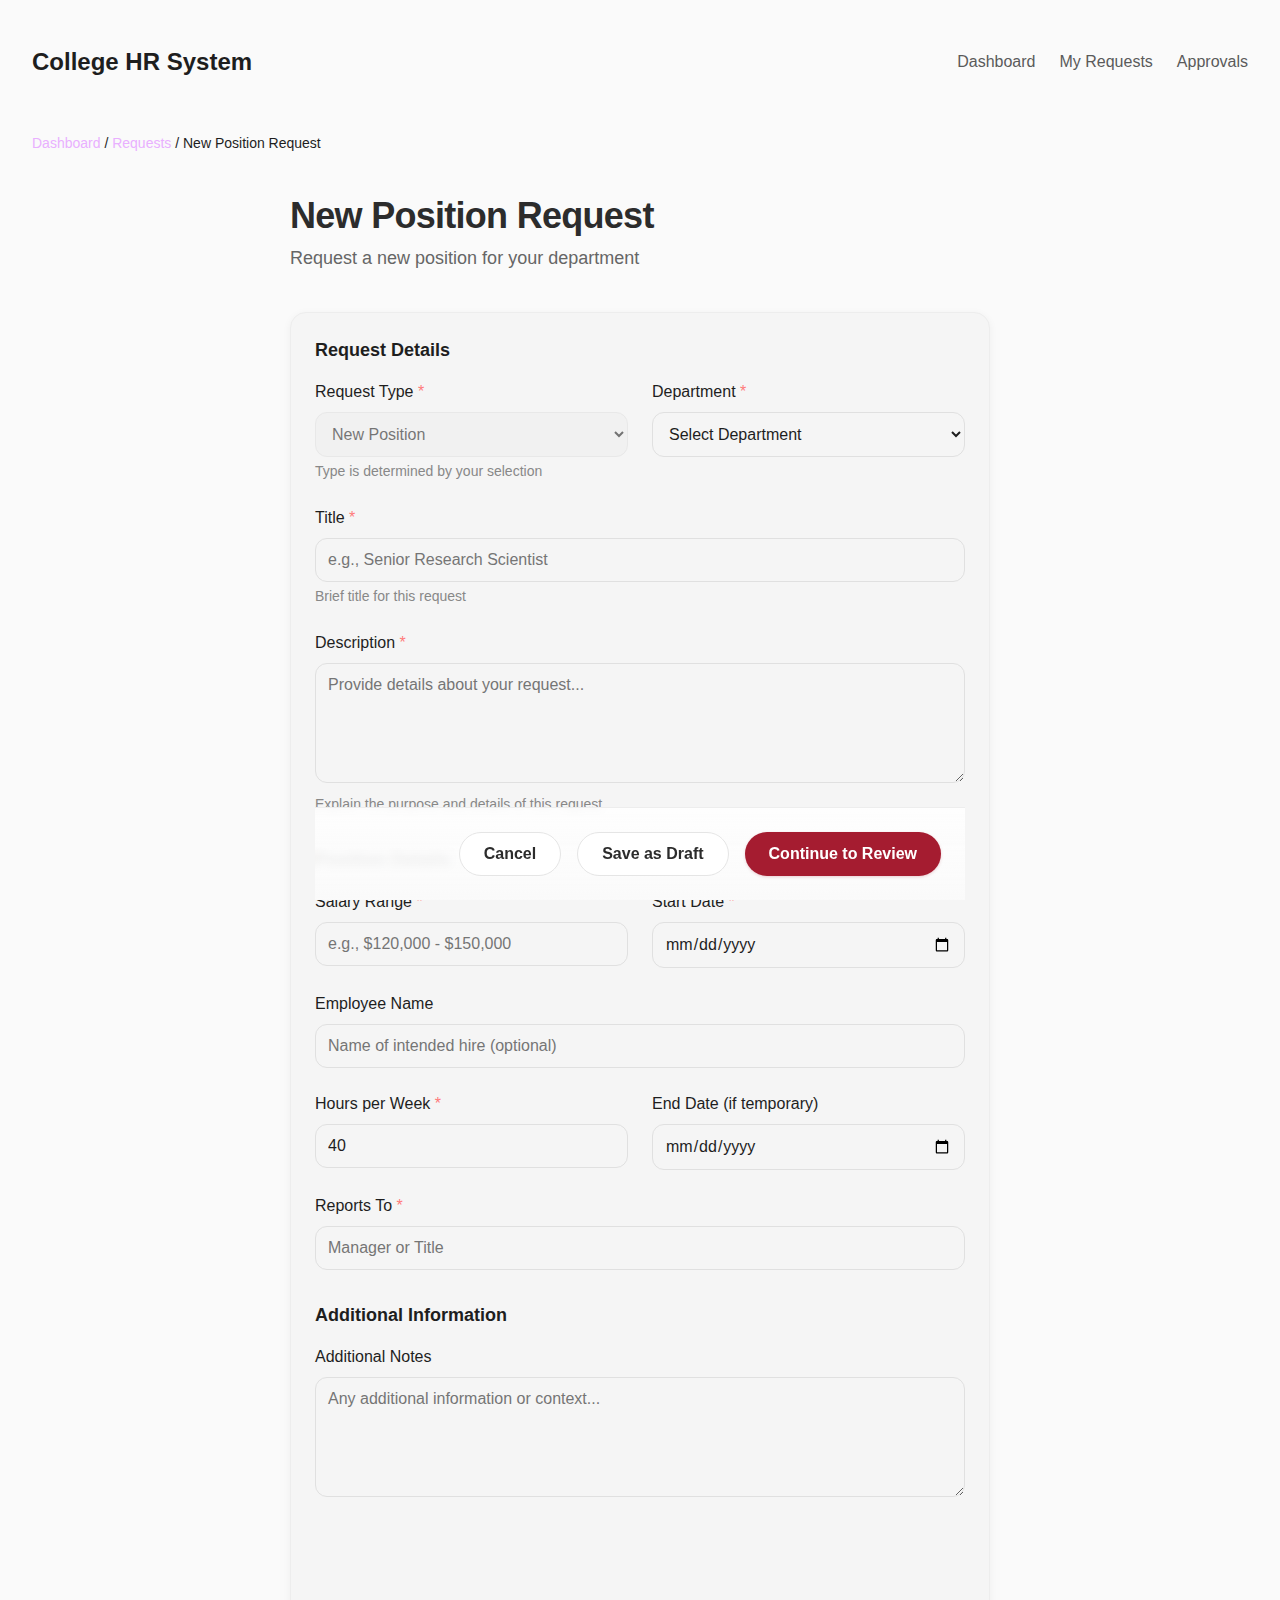
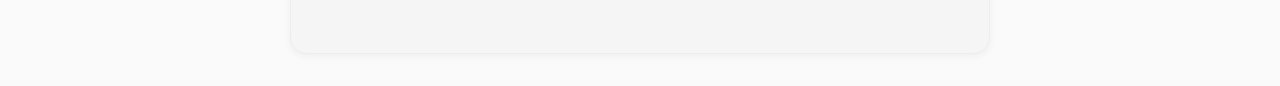
<file: apex/pages/request-form.html>
<!DOCTYPE html>
<html lang="en">
<head>
  <meta charset="UTF-8">
  <meta name="viewport" content="width=device-width, initial-scale=1.0">
  <title>New Request - College HR System</title>
  <link rel="stylesheet" href="../static/css/design-system.css">
  <!-- Theme Files to match Dashboard -->
  <link rel="stylesheet" href="../themes/theme-modern-minimal.css">
  <link rel="stylesheet" href="../themes/theme-warm-earth.css">
  <link rel="stylesheet" href="../themes/theme-ocean-breeze.css">
  <link rel="stylesheet" href="../themes/theme-forest-green.css">
  <link rel="stylesheet" href="../themes/theme-vibrant-tech.css">
  <link rel="stylesheet" href="../themes/theme-professional-navy.css">
  <link rel="stylesheet" href="../themes/theme-sunset-coral.css">
  <style>
    body {
      padding: var(--spacing-xl);
      background-color: var(--color-bg-primary);
    }
    
    body.embedded {
      padding: var(--spacing-md);
      overflow-y: auto;
      overflow-x: hidden;
      min-height: 100vh;
    }

    /* Dashboard theme when embedded */
    /* Uses global .theme-dashboard overrides; keep here for clarity */

    .navbar, .breadcrumb {
      display: block;
    }
    
    body.embedded .navbar,
    body.embedded .breadcrumb {
      display: none;
    }

    .breadcrumb {
      margin-bottom: var(--spacing-2xl);
      font-size: var(--font-size-sm);
    }

    .breadcrumb a {
      color: var(--color-accent-primary);
      text-decoration: none;
    }

    .form-container {
      max-width: 700px;
      margin: 0 auto;
    }
    
    body.embedded .form-container {
      max-width: 100%;
      padding-bottom: 2rem;
    }

    .page-header {
      margin-bottom: var(--spacing-2xl);
    }

    .page-header h1 {
      margin-bottom: var(--spacing-sm);
      font-size: var(--font-size-4xl);
      color: #2C2C2C; /* Sleek dark gray - matching dashboard */
      font-weight: var(--font-weight-semibold);
    }

    .page-header p {
      font-size: var(--font-size-lg);
      color: #666666; /* Subtle gray - matching dashboard */
    }

    .form-section {
      margin-bottom: var(--spacing-xl);
    }

    .form-section-title {
      font-size: var(--font-size-lg);
      font-weight: 600;
      margin-bottom: var(--spacing-md);
      color: var(--color-text-primary);
    }

    /* Two-column field layout inside sections */
    .form-columns {
      display: grid;
      grid-template-columns: repeat(2, minmax(0, 1fr));
      gap: var(--spacing-lg);
    }

    @media (max-width: 992px) {
      .form-columns { grid-template-columns: 1fr; }
    }

    .form-actions {
      display: flex;
      gap: var(--spacing-md);
      justify-content: flex-end;
      padding: var(--spacing-lg);
      border-top: 1px solid var(--color-border-light);
      position: sticky;
      bottom: 0;
      background: linear-gradient(to top, var(--color-bg-primary), rgba(255,255,255,0.85));
      backdrop-filter: blur(4px);
      z-index: 1;
    }

    .hidden {
      display: none !important;
    }

    #review-section {
      max-width: 900px;
      margin: 0 auto;
    }

    .review-section {
      margin-bottom: 2rem;
    }

    .review-section-title {
      font-size: var(--font-size-lg);
      font-weight: 600;
      margin-bottom: var(--spacing-md);
      color: var(--color-text-primary);
      padding-bottom: var(--spacing-sm);
      border-bottom: 2px solid #A51C30;
    }

    .review-field {
      display: flex;
      padding: var(--spacing-md) 0;
      border-bottom: 1px solid var(--color-border-light);
      gap: 1.5rem;
    }

    .review-field:last-child {
      border-bottom: none;
    }

    .review-field-label {
      min-width: 180px;
      font-weight: 600;
      color: #2C2C2C;
      font-size: var(--font-size-sm);
      text-transform: uppercase;
      letter-spacing: 0.5px;
    }

    .review-field-value {
      flex: 1;
      color: #666666;
      font-size: var(--font-size-base);
      line-height: 1.6;
      word-break: break-word;
    }

    textarea {
      min-height: 120px;
      resize: vertical;
    }
    
    /* Sleek Professional Button Styles - matching dashboard */
    .btn-primary {
      background: #A51C30 !important; /* University red */
      background-color: #A51C30 !important;
      color: #FFFFFF !important;
      border: none !important;
      box-shadow: 0 1px 3px rgba(165, 28, 48, 0.2) !important;
    }
    
    .btn-primary:hover {
      background: #8B1627 !important;
      background-color: #8B1627 !important;
      transform: translateY(-1px);
      box-shadow: 0 2px 6px rgba(165, 28, 48, 0.3) !important;
    }
    
    /* Add red accent to form focus states */
    input:focus,
    select:focus,
    textarea:focus {
      border-color: #A51C30 !important;
      box-shadow: 0 0 0 3px rgba(165, 28, 48, 0.1) !important;
    }
    
    .btn-secondary {
      background-color: #FFFFFF !important;
      color: #2C2C2C !important;
      border: 1px solid #E5E5E5 !important;
    }
    
    .btn-secondary:hover {
      background-color: #F8F8F8 !important;
      border-color: #D0D0D0 !important;
    }

    /* Autocomplete dropdown styles */
    .autocomplete-dropdown {
      position: absolute;
      top: 100%;
      left: 0;
      right: 0;
      background: white;
      border: 1px solid #E5E5E5;
      border-radius: var(--radius-md);
      margin-top: 4px;
      max-height: 300px;
      overflow-y: auto;
      z-index: 1000;
      box-shadow: 0 4px 12px rgba(0,0,0,0.1);
    }

    .autocomplete-item {
      padding: 0.75rem 1rem;
      cursor: pointer;
      border-bottom: 1px solid #F5F5F5;
      transition: background-color 0.15s;
    }

    .autocomplete-item:hover {
      background-color: #f0f7ff;
    }

    .autocomplete-item:last-child {
      border-bottom: none;
    }

    .autocomplete-item-name {
      font-weight: 600;
      color: #2C2C2C;
      margin-bottom: 0.25rem;
    }

    .autocomplete-item-details {
      font-size: 0.875rem;
      color: #666;
    }

    .btn-sm {
      padding: 0.375rem 0.75rem;
      font-size: 0.875rem;
      border-radius: var(--radius-md);
      border: none;
      cursor: pointer;
      transition: all 0.15s;
    }

    .btn-sm:hover {
      opacity: 0.9;
      transform: translateY(-1px);
    }
  </style>
</head>
<body>
  <!-- Navigation -->
  <nav class="navbar" style="margin-bottom: var(--spacing-2xl); padding: var(--spacing-md) 0;">
    <div style="display: flex; justify-content: space-between; align-items: center;">
      <h3 style="margin: 0;">College HR System</h3>
      <div style="display: flex; gap: var(--spacing-lg);">
        <a href="dashboard.html" style="color: var(--color-text-secondary); text-decoration: none;">Dashboard</a>
        <a href="requests-list.html" style="color: var(--color-text-secondary); text-decoration: none;">My Requests</a>
        <a href="approvals.html" style="color: var(--color-text-secondary); text-decoration: none;">Approvals</a>
      </div>
    </div>
  </nav>

  <!-- Breadcrumb -->
  <div class="breadcrumb">
    <a href="dashboard.html">Dashboard</a> / 
    <a href="requests-list.html">Requests</a> / 
    <span id="breadcrumb-title">New Request</span>
  </div>

  <!-- Main Form Container -->
  <div class="form-container">
    <div class="page-header">
      <h1 id="page-title">New Request</h1>
      <p id="page-description">Fill in the details below to submit a new HR request</p>
    </div>

    <div class="card">
      <form id="requestForm">
        <!-- Basic Information Section -->
        <div class="form-section">
          <div class="form-section-title">Request Details</div>
          <div class="form-columns">
            <div class="form-group">
              <label class="label-required">Request Type</label>
              <select id="requestType" disabled>
                <option id="type-label" value=""></option>
              </select>
              <div class="form-help">Type is determined by your selection</div>
            </div>

            <div class="form-group">
              <label class="label-required">Department</label>
              <select id="department" required>
                <option value="">Select Department</option>
                <option value="Physics">Physics</option>
                <option value="Engineering">Engineering</option>
                <option value="History">History</option>
                <option value="Computer Science">Computer Science</option>
                <option value="Research Administration">Research Administration</option>
              </select>
            </div>
          </div>

          <div class="form-group">
            <label class="label-required">Title</label>
            <input type="text" id="title" placeholder="e.g., Senior Research Scientist" required>
            <div class="form-help">Brief title for this request</div>
          </div>

          <div class="form-group">
            <label class="label-required">Description</label>
            <textarea id="description" placeholder="Provide details about your request..." required></textarea>
            <div class="form-help">Explain the purpose and details of this request</div>
          </div>
        </div>

        <!-- Type-Specific Fields -->
        <div id="position-fields" class="form-section hidden">
          <div class="form-section-title">Position Details</div>

          <div class="form-columns">
            <div class="form-group">
              <label class="label-required">Salary Range</label>
              <input type="text" id="salary" placeholder="e.g., $120,000 - $150,000">
            </div>
            <div class="form-group">
              <label class="label-required">Start Date</label>
              <input type="date" id="startDate">
            </div>
          </div>

          <div class="form-group">
            <label>Employee Name</label>
            <input type="text" id="employeeNameNewPosition" placeholder="Name of intended hire (optional)">
          </div>

          <div class="form-columns">
            <div class="form-group">
              <label class="label-required">Hours per Week</label>
              <input type="number" id="hoursPerWeek" min="1" max="168" value="40" placeholder="e.g., 40" required>
            </div>
            <div class="form-group">
              <label>End Date (if temporary)</label>
              <input type="date" id="endDate">
            </div>
          </div>

          <div class="form-group">
            <label class="label-required">Reports To</label>
            <input type="text" id="reportsTo" placeholder="Manager or Title" required>
          </div>
        </div>

        <div id="promotion-fields" class="form-section hidden">
          <div class="form-section-title">Promotion Details</div>

          <div class="form-group">
            <label class="label-required">Employee Name</label>
            <div style="position: relative;">
              <input type="text" id="employeeName" placeholder="Name of person being promoted" required autocomplete="off">
              <div id="employeeSuggestions" class="autocomplete-dropdown" style="display: none;"></div>
            </div>
          </div>

          <div class="form-group">
            <label class="label-required">Current Position</label>
            <input type="text" id="currentPosition" placeholder="e.g., Associate Professor" required>
          </div>

          <div class="form-group">
            <label class="label-required">Promoted To</label>
            <input type="text" id="promotedTo" placeholder="e.g., Full Professor" required>
          </div>
        </div>

        <div id="sabbatical-fields" class="form-section hidden">
          <div class="form-section-title">Time Off Details</div>

          <div class="form-columns">
            <div class="form-group">
              <label class="label-required">Duration</label>
              <select id="duration" required>
                <option value="">Select Duration</option>
                <option value="6 months">6 months</option>
                <option value="12 months">12 months (1 year)</option>
                <option value="18 months">18 months</option>
              </select>
            </div>
            <div class="form-group">
              <label class="label-required">Start Date</label>
              <input type="date" id="sabbaticalStartDate" required>
            </div>
          </div>

          <div class="form-group">
            <label>Research Focus / Purpose</label>
              <textarea id="sabbaticalPurpose" placeholder="Describe your research plans or other time off activities..."></textarea>
          </div>
        </div>

        <div id="appointment-fields" class="form-section hidden">
          <div class="form-section-title">Appointment Details</div>

          <div class="form-group">
            <label class="label-required">Person Name</label>
            <input type="text" id="appointeeName" placeholder="Name of person being appointed" required>
          </div>

          <div class="form-columns">
            <div class="form-group">
              <label class="label-required">Position Title</label>
              <input type="text" id="appointmentPosition" placeholder="e.g., Department Chair" required>
            </div>
            <div class="form-group">
              <label class="label-required">Effective Date</label>
              <input type="date" id="appointmentEffectiveDate" required>
            </div>
          </div>
        </div>

        <!-- Additional Notes -->
        <div class="form-section">
          <div class="form-section-title">Additional Information</div>

          <div class="form-group">
            <label>Additional Notes</label>
            <textarea id="notes" placeholder="Any additional information or context..."></textarea>
          </div>
        </div>

        <!-- Form Actions -->
        <div class="form-actions">
          <button type="button" class="btn btn-secondary" id="cancel-btn">Cancel</button>
          <button type="button" class="btn btn-secondary" id="save-draft-btn">Save as Draft</button>
          <button type="button" class="btn btn-primary" id="continue-review-btn">Continue to Review</button>
        </div>
      </form>
    </div>

    <!-- Review Section (initially hidden) -->
    <div id="review-section" class="hidden" style="display: none;">
      <div class="page-header">
        <h1 id="review-title">Review Your Request</h1>
      </div>

      <div class="card" id="review-card">
        <!-- Review content will be generated here -->
      </div>
    </div>
  </div>

  <!-- Scripts -->
  <script src="../static/js/ui.js"></script>
  <script src="../static/js/session-store.js"></script>
  <script>
    // Get existing request id if editing
    function getEditingId() {
      const params = new URLSearchParams(window.location.search);
      return params.get('id');
    }
    // Get request type from URL
    function getRequestType() {
      const params = new URLSearchParams(window.location.search);
      return params.get('type') || 'NEW_POSITION';
    }

    // Check if the form is embedded in a modal iframe
    function isEmbedded() {
      const params = new URLSearchParams(window.location.search);
      return params.get('embed') === 'true' || window.top !== window.self;
    }

    // Initialize form based on request type (or existing request)
    function initializeForm() {
      // Add embedded class to body if embedded
      if (isEmbedded()) {
        document.body.classList.add('embedded', 'theme-dashboard');
      }
      
      try {
        console.log('📝 Initializing form...');
        
        if (typeof SessionStore === 'undefined') {
          UIKit.toast.error('Data system not ready. Refreshing...');
          setTimeout(() => window.location.reload(), 2000);
          return;
        }

        const editingId = getEditingId();
        const existing = editingId ? SessionStore.getRequest(editingId) : null;
        const requestType = existing ? existing.type : getRequestType();
        console.log('Request type:', requestType);

        // Set form title and description
        let title = 'New Request';
        let description = 'Fill in the details below';

        switch(requestType) {
          case 'NEW_POSITION':
            title = 'New Position Request';
            description = 'Request a new position for your department';
            showFields(['position-fields']);
            break;
          case 'PROMOTION':
            title = 'Faculty Promotion Request';
            description = 'Submit a promotion request for faculty member';
            showFields(['promotion-fields']);
            break;
          case 'TIME_OFF':
          case 'SABBATICAL':
            title = 'Time Off Request';
            description = 'Request time off for research or other activities';
            showFields(['sabbatical-fields']);
            break;
          case 'APPOINTMENT':
            title = 'New Appointment Request';
            description = 'Request a new appointment (e.g., Department Chair)';
            showFields(['appointment-fields']);
            break;
        }

        // If editing, adjust titles
        if (existing) {
          title = `Edit ${title}`;
          description = 'Update the fields below and resubmit';
        }

        document.getElementById('page-title').textContent = title;
        document.getElementById('page-description').textContent = description;
        document.getElementById('breadcrumb-title').textContent = title;
        // Format request type label in normal case (not ALL CAPS) and capitalize first letter
        const formattedType = requestType.replace(/_/g, ' ').toLowerCase()
          .replace(/\b\w/g, c => c.toUpperCase());
        const typeLabelEl = document.getElementById('type-label');
        if (typeLabelEl) {
          typeLabelEl.textContent = formattedType;
          typeLabelEl.value = requestType;
        }
        document.getElementById('requestType').value = requestType;
        document.title = `${title} - College HR System`;

        // Prefill if editing existing
        if (existing) {
          // Basic
          document.getElementById('title').value = existing.title || '';
          document.getElementById('description').value = existing.description || '';
          document.getElementById('department').value = existing.department || '';
          // Type specific
          if (existing.type === 'NEW_POSITION') {
            document.getElementById('salary').value = existing.salary || '';
            document.getElementById('startDate').value = existing.startDate || '';
            document.getElementById('employeeNameNewPosition').value = existing.employeeName || '';
            document.getElementById('hoursPerWeek').value = existing.hoursPerWeek || '';
            document.getElementById('endDate').value = existing.endDate || '';
            document.getElementById('reportsTo').value = existing.reportsTo || '';
          } else if (existing.type === 'PROMOTION') {
            document.getElementById('employeeName').value = existing.employeeName || '';
            document.getElementById('currentPosition').value = existing.currentPosition || '';
            document.getElementById('promotedTo').value = existing.promotedTo || '';
          } else if (existing.type === 'SABBATICAL' || existing.type === 'TIME_OFF') {
            document.getElementById('duration').value = existing.duration || '';
            document.getElementById('sabbaticalStartDate').value = existing.startDate || '';
            document.getElementById('sabbaticalPurpose').value = existing.sabbaticalPurpose || '';
          } else if (existing.type === 'APPOINTMENT') {
            document.getElementById('appointeeName').value = existing.appointeeName || '';
            document.getElementById('appointmentPosition').value = existing.appointmentPosition || '';
            document.getElementById('appointmentEffectiveDate').value = existing.startDate || '';
          }
          document.getElementById('notes').value = existing.notes || '';
        }
      } catch (error) {
        console.error('Error initializing form:', error);
        UIKit.toast.error('Failed to initialize form');
      }
    }

    // Show/hide type-specific fields
    function showFields(fieldsToShow) {
      const allFields = ['position-fields', 'promotion-fields', 'sabbatical-fields', 'appointment-fields'];
      allFields.forEach(field => {
        const el = document.getElementById(field);
        if (el) {
          if (fieldsToShow.includes(field)) {
            el.classList.remove('hidden');
          } else {
            el.classList.add('hidden');
          }
        }
      });
    }

    // Handle continue to review button click
    function handleContinueToReview() {
      console.log('📝 Continue to Review button clicked');
      const form = document.getElementById('requestForm');
      if (!form) {
        console.error('❌ Form not found!');
        UIKit.toast.error('Form not found. Please refresh the page.');
        return;
      }

      // Trigger validation and review process
      const requestType = getRequestType();
      console.log('Request type:', requestType);
      
      // Custom validation - only check visible, enabled required fields
      let isValid = true;
      const requiredFields = form.querySelectorAll('[required]');
      const invalidFields = [];
      
      requiredFields.forEach(field => {
        // Check if field is visible and enabled (not hidden, not disabled)
        const isVisible = field.offsetParent !== null && 
                         !field.closest('.hidden') && 
                         !field.closest('[style*="display: none"]');
        const isEnabled = !field.disabled && !field.readOnly;
        
        // Skip disabled or hidden fields - they can't be validated/focused
        if (!isEnabled || !isVisible) {
          field.setCustomValidity('');
          return;
        }
        
        if (!field.value.trim()) {
          isValid = false;
          invalidFields.push(field);
          field.setCustomValidity('This field is required');
        } else {
          field.setCustomValidity('');
        }
      });
      
      console.log('Form valid?', isValid);
      console.log('Invalid fields:', invalidFields.length);
      
      if (!isValid) {
        console.log('❌ Form validation failed');
        console.log('Invalid fields details:', invalidFields.map(f => ({ id: f.id, name: f.name, value: f.value })));
        // Report validity on first invalid field
        if (invalidFields.length > 0) {
          invalidFields[0].reportValidity();
          invalidFields[0].focus();
          UIKit.toast.error('Please fill in all required fields');
        } else {
          form.reportValidity();
        }
        return;
      }
      
      // Also do native validation as backup, but skip disabled/hidden fields
      // Native validation can fail on hidden/disabled required fields, so we check manually
      const allRequiredFields = form.querySelectorAll('[required]');
      let nativeValidationPassed = true;
      
      for (const field of allRequiredFields) {
        const isVisible = field.offsetParent !== null && 
                         !field.closest('.hidden') && 
                         !field.closest('[style*="display: none"]');
        const isEnabled = !field.disabled && !field.readOnly;
        
        // Only validate visible, enabled fields
        if (isEnabled && isVisible && !field.value.trim()) {
          nativeValidationPassed = false;
          // If we already marked this in our custom validation, skip
          if (!invalidFields.includes(field)) {
            console.log('❌ Native validation found invalid field:', field.id || field.name);
            field.setCustomValidity('This field is required');
          }
        }
      }
      
      if (!nativeValidationPassed) {
        console.log('❌ Native form validation failed');
        if (invalidFields.length > 0) {
          invalidFields[0].reportValidity();
        } else {
          form.reportValidity();
        }
        return;
      }
      
      console.log('✅ All validation passed');
      
      console.log('✅ Form is valid, showing review page...');
      // Show review page
      try {
        showReviewPage();
      } catch (error) {
        console.error('❌ Error showing review page:', error);
        UIKit.toast.error('Failed to show review page. Please try again.');
      }
    }

    // Setup form submission handler and button event listeners
    function setupFormHandler() {
      const form = document.getElementById('requestForm');
      if (form) {
        console.log('✅ Form submission handler attached');
        form.addEventListener('submit', function(e) {
          e.preventDefault();
          e.stopPropagation();
          // Use the same handler function
          handleContinueToReview();
        });
      } else {
        console.error('❌ Form not found!');
      }

      // Attach button click handlers programmatically
      const continueBtn = document.getElementById('continue-review-btn');
      if (continueBtn) {
        console.log('✅ Continue button found, attaching click handler');
        // Remove any existing listeners by cloning
        const newBtn = continueBtn.cloneNode(true);
        continueBtn.parentNode.replaceChild(newBtn, continueBtn);
        
        // Attach listener to new button
        const actualBtn = document.getElementById('continue-review-btn');
        actualBtn.addEventListener('click', function(e) {
          console.log('🖱️ Continue button clicked!');
          e.preventDefault();
          e.stopPropagation();
          try {
            handleContinueToReview();
          } catch (error) {
            console.error('❌ Error in handleContinueToReview:', error);
            UIKit.toast.error('Error processing request: ' + error.message);
          }
        });
        console.log('✅ Click handler attached successfully');
      } else {
        console.error('❌ Continue button not found!');
        // Try to find it by class or text content as fallback
        const buttons = document.querySelectorAll('.btn-primary');
        console.log('Found', buttons.length, 'primary buttons');
        buttons.forEach(btn => {
          if (btn.textContent.trim() === 'Continue to Review') {
            console.log('✅ Found button by text content, attaching handler');
            btn.addEventListener('click', function(e) {
              console.log('🖱️ Continue button clicked (via text match)!');
              e.preventDefault();
              e.stopPropagation();
              try {
                handleContinueToReview();
              } catch (error) {
                console.error('❌ Error in handleContinueToReview:', error);
                UIKit.toast.error('Error processing request: ' + error.message);
              }
            });
          }
        });
      }

      const cancelBtn = document.getElementById('cancel-btn');
      if (cancelBtn) {
        cancelBtn.addEventListener('click', function(e) {
          e.preventDefault();
          goBack();
        });
      }

      const saveDraftBtn = document.getElementById('save-draft-btn');
      if (saveDraftBtn) {
        saveDraftBtn.addEventListener('click', function(e) {
          e.preventDefault();
          saveDraft();
        });
      }
    }

    // Build request data from form
    function buildRequestData() {
      try {
        const requestType = getRequestType();
        console.log('🔨 Building request data for type:', requestType);
        
        const titleEl = document.getElementById('title');
        const descEl = document.getElementById('description');
        const deptEl = document.getElementById('department');
        
        if (!titleEl || !descEl || !deptEl) {
          console.error('❌ Basic form fields not found');
          return null;
        }
        
        const requestData = {
          title: titleEl.value || '',
          type: requestType,
          description: descEl.value || '',
          department: deptEl.value || '',
        };
        
        console.log('📋 Basic data:', { title: requestData.title, type: requestData.type, department: requestData.department });

        // Add type-specific fields
        if (requestType === 'NEW_POSITION') {
          requestData.salary = document.getElementById('salary')?.value || '';
          requestData.startDate = document.getElementById('startDate')?.value || '';
          requestData.employeeName = document.getElementById('employeeNameNewPosition')?.value || '';
          requestData.hoursPerWeek = document.getElementById('hoursPerWeek')?.value || '';
          requestData.endDate = document.getElementById('endDate')?.value || '';
          requestData.reportsTo = document.getElementById('reportsTo')?.value || '';
          console.log('📋 New Position fields collected');
        } else if (requestType === 'PROMOTION') {
          requestData.employeeName = document.getElementById('employeeName')?.value || '';
          requestData.currentPosition = document.getElementById('currentPosition')?.value || '';
          requestData.promotedTo = document.getElementById('promotedTo')?.value || '';
          requestData.employeeId = selectedEmployeeData?.id || '';
          console.log('📋 Promotion fields collected:', {
            employeeName: requestData.employeeName,
            currentPosition: requestData.currentPosition,
            promotedTo: requestData.promotedTo,
            employeeId: requestData.employeeId
          });
        } else if (requestType === 'SABBATICAL' || requestType === 'TIME_OFF') {
          requestData.duration = document.getElementById('duration')?.value || '';
          requestData.startDate = document.getElementById('sabbaticalStartDate')?.value || '';
          requestData.sabbaticalPurpose = document.getElementById('sabbaticalPurpose')?.value || '';
          console.log('📋 Sabbatical fields collected:', {
            duration: requestData.duration,
            startDate: requestData.startDate,
            purpose: requestData.sabbaticalPurpose
          });
        } else if (requestType === 'APPOINTMENT') {
          requestData.appointeeName = document.getElementById('appointeeName')?.value || '';
          requestData.appointmentPosition = document.getElementById('appointmentPosition')?.value || '';
          requestData.startDate = document.getElementById('appointmentEffectiveDate')?.value || '';
          console.log('📋 Appointment fields collected:', {
            appointeeName: requestData.appointeeName,
            appointmentPosition: requestData.appointmentPosition,
            startDate: requestData.startDate
          });
        }

        // Add additional notes
        const notesEl = document.getElementById('notes');
        if (notesEl && notesEl.value) {
          requestData.notes = notesEl.value;
        }
        
        console.log('✅ Request data built successfully:', requestData);
        return requestData;
      } catch (error) {
        console.error('Error building request data:', error);
        UIKit.toast.error('Failed to collect form data');
        return null;
      }
    }

    // Store form data globally for review
    let reviewData = null;

    // Show review page instead of form
    function showReviewPage() {
      console.log('📋 Starting review process...');
      const data = buildRequestData();
      if (!data) {
        console.error('❌ Failed to build request data');
        return;
      }
      console.log('✅ Request data built:', data);
      
      // Store data for submission
      reviewData = data;
      
      // Build review HTML
      let reviewHtml = '';
      
      // Main Details Section
      reviewHtml += '<div class="review-section"><div class="review-section-title">Request Details</div>';
      reviewHtml += `<div class="review-field"><div class="review-field-label">Title</div><div class="review-field-value">${escapeHtml(data.title || '-')}</div></div>`;
      // Format type in title case (not ALL CAPS)
      const formattedType = data.type.replace(/_/g, ' ').toLowerCase()
        .replace(/\b\w/g, c => c.toUpperCase());
      reviewHtml += `<div class="review-field"><div class="review-field-label">Type</div><div class="review-field-value">${escapeHtml(formattedType)}</div></div>`;
      reviewHtml += `<div class="review-field"><div class="review-field-label">Department</div><div class="review-field-value">${escapeHtml(data.department || '-')}</div></div>`;
      if (data.description) {
        reviewHtml += `<div class="review-field"><div class="review-field-label">Description</div><div class="review-field-value">${escapeHtml(data.description)}</div></div>`;
      }
      reviewHtml += '</div>';

      // Type-Specific Details
      if (data.type === 'NEW_POSITION') {
        reviewHtml += '<div class="review-section"><div class="review-section-title">Position Details</div>';
        if (data.salary) reviewHtml += `<div class="review-field"><div class="review-field-label">Salary</div><div class="review-field-value">${escapeHtml(data.salary)}</div></div>`;
        if (data.startDate) reviewHtml += `<div class="review-field"><div class="review-field-label">Start Date</div><div class="review-field-value">${escapeHtml(data.startDate)}</div></div>`;
        if (data.endDate) reviewHtml += `<div class="review-field"><div class="review-field-label">End Date</div><div class="review-field-value">${escapeHtml(data.endDate)}</div></div>`;
        if (data.hoursPerWeek) reviewHtml += `<div class="review-field"><div class="review-field-label">Hours per Week</div><div class="review-field-value">${escapeHtml(data.hoursPerWeek)}</div></div>`;
        if (data.reportsTo) reviewHtml += `<div class="review-field"><div class="review-field-label">Reports To</div><div class="review-field-value">${escapeHtml(data.reportsTo)}</div></div>`;
        if (data.employeeName) reviewHtml += `<div class="review-field"><div class="review-field-label">Employee Name</div><div class="review-field-value">${escapeHtml(data.employeeName)}</div></div>`;
        reviewHtml += '</div>';
      } else if (data.type === 'PROMOTION') {
        reviewHtml += '<div class="review-section"><div class="review-section-title">Promotion Details</div>';
        if (data.employeeName) {
          // Check if we have employee data for avatar
          let avatarHtml = '';
          if (selectedEmployeeData) {
            const initials = selectedEmployeeData.name.split(' ').map(n => n[0]).join('').substring(0, 2).toUpperCase();
            avatarHtml = `<div class="review-field"><div class="review-field-label">Employee Name</div><div class="review-field-value" style="display: flex; align-items: center; gap: 0.75rem;"><div style="width: 40px; height: 40px; border-radius: 50%; background: #A51C30; color: white; display: flex; align-items: center; justify-content: center; font-weight: 600; flex-shrink: 0;">${initials}</div>${escapeHtml(data.employeeName)}</div></div>`;
          } else {
            avatarHtml = `<div class="review-field"><div class="review-field-label">Employee Name</div><div class="review-field-value">${escapeHtml(data.employeeName)}</div></div>`;
          }
          reviewHtml += avatarHtml;
        }
        if (data.currentPosition) reviewHtml += `<div class="review-field"><div class="review-field-label">Current Position</div><div class="review-field-value">${escapeHtml(data.currentPosition)}</div></div>`;
        if (data.promotedTo) reviewHtml += `<div class="review-field"><div class="review-field-label">Promoted To</div><div class="review-field-value">${escapeHtml(data.promotedTo)}</div></div>`;
        reviewHtml += '</div>';
      } else if (data.type === 'SABBATICAL' || data.type === 'TIME_OFF') {
        reviewHtml += '<div class="review-section"><div class="review-section-title">Time Off Details</div>';
        if (data.duration) reviewHtml += `<div class="review-field"><div class="review-field-label">Duration</div><div class="review-field-value">${escapeHtml(data.duration)}</div></div>`;
        if (data.startDate) reviewHtml += `<div class="review-field"><div class="review-field-label">Start Date</div><div class="review-field-value">${escapeHtml(data.startDate)}</div></div>`;
        if (data.sabbaticalPurpose) reviewHtml += `<div class="review-field"><div class="review-field-label">Research Focus / Purpose</div><div class="review-field-value">${escapeHtml(data.sabbaticalPurpose)}</div></div>`;
        reviewHtml += '</div>';
      } else if (data.type === 'APPOINTMENT') {
        reviewHtml += '<div class="review-section"><div class="review-section-title">Appointment Details</div>';
        if (data.appointeeName) reviewHtml += `<div class="review-field"><div class="review-field-label">Person Name</div><div class="review-field-value">${escapeHtml(data.appointeeName)}</div></div>`;
        if (data.appointmentPosition) reviewHtml += `<div class="review-field"><div class="review-field-label">Position Title</div><div class="review-field-value">${escapeHtml(data.appointmentPosition)}</div></div>`;
        if (data.startDate) reviewHtml += `<div class="review-field"><div class="review-field-label">Effective Date</div><div class="review-field-value">${escapeHtml(data.startDate)}</div></div>`;
        reviewHtml += '</div>';
      }

      // Additional Notes
      if (data.notes) {
        reviewHtml += '<div class="review-section"><div class="review-section-title">Additional Information</div>';
        reviewHtml += `<div class="review-field"><div class="review-field-label">Notes</div><div class="review-field-value">${escapeHtml(data.notes)}</div></div>`;
        reviewHtml += '</div>';
      }

      // Add action buttons
      reviewHtml += '<div class="form-actions">';
      reviewHtml += '<button type="button" class="btn btn-secondary" id="edit-btn">Edit</button>';
      reviewHtml += '<button type="button" class="btn btn-primary" id="submit-btn">Confirm & Submit</button>';
      reviewHtml += '</div>';

      // Update page title
      const requestType = getRequestType();
      let reviewTitle = 'Review Your Request';
      switch(requestType) {
        case 'NEW_POSITION':
          reviewTitle = 'Review New Position Request';
          break;
        case 'PROMOTION':
          reviewTitle = 'Review Faculty Promotion Request';
          break;
        case 'SABBATICAL':
        case 'TIME_OFF':
          reviewTitle = 'Review Time Off Request';
          break;
        case 'APPOINTMENT':
          reviewTitle = 'Review Appointment Request';
          break;
      }
      document.getElementById('review-title').textContent = reviewTitle;

      // Hide form, show review
      const formContainer = document.querySelector('.form-container');
      if (!formContainer) {
        console.error('❌ Form container not found');
        UIKit.toast.error('Error: Form container not found');
        return;
      }
      
      const formCard = formContainer.querySelector('.card');
      const reviewSection = document.getElementById('review-section');
      const reviewCard = document.getElementById('review-card');
      
      if (!formCard || !reviewSection || !reviewCard) {
        console.error('❌ Required elements not found:', {
          formCard: !!formCard,
          reviewSection: !!reviewSection,
          reviewCard: !!reviewCard
        });
        UIKit.toast.error('Error: Required page elements not found');
        return;
      }
      
      console.log('📋 Setting up review page...');
      reviewCard.innerHTML = reviewHtml;
      
      // Hide the form card
      formCard.style.display = 'none';
      console.log('✅ Form card hidden');
      
      // Show the review section - remove hidden class and force display
      reviewSection.classList.remove('hidden');
      reviewSection.style.setProperty('display', 'block', 'important');
      console.log('✅ Review section shown');
      
      // Double-check it's visible
      const isVisible = reviewSection.offsetParent !== null;
      console.log('Review section visible?', isVisible);
      if (!isVisible) {
        // Force it to be visible by also setting visibility
        reviewSection.style.setProperty('visibility', 'visible', 'important');
        reviewSection.style.setProperty('opacity', '1', 'important');
      }
      

      // Scroll to top
      window.scrollTo({ top: 0, behavior: 'smooth' });

      // Attach handlers
      document.getElementById('edit-btn').addEventListener('click', () => {
        // Show form, hide review
        const formCard = document.querySelector('.form-container .card');
        if (formCard) {
          formCard.style.display = 'block';
        }
        reviewSection.classList.add('hidden');
        reviewSection.style.display = 'none';
        
        // Update main page description back
        const pageDescription = document.getElementById('page-description');
        if (pageDescription) {
          const requestType = getRequestType();
          let description = 'Fill in the details below to submit a new HR request';
          switch(requestType) {
            case 'NEW_POSITION':
              description = 'Request a new position for your department';
              break;
            case 'PROMOTION':
              description = 'Submit a promotion request for faculty member';
              break;
            case 'SABBATICAL':
            case 'TIME_OFF':
              description = 'Request time off for research or other activities';
              break;
            case 'APPOINTMENT':
              description = 'Request a new appointment (e.g., Department Chair)';
              break;
          }
          pageDescription.textContent = description;
        }
        
        window.scrollTo({ top: 0, behavior: 'smooth' });
      });

      document.getElementById('submit-btn').addEventListener('click', () => {
        console.log('✅ Submit button clicked, submitting request...');
        if (reviewData) {
          performSubmit(reviewData);
        }
      });
    }

    // Helper function to escape HTML
    function escapeHtml(text) {
      const div = document.createElement('div');
      div.textContent = text;
      return div.innerHTML;
    }

    // Finalize submission
    function performSubmit(requestData) {
      try {
        console.log('📝 Creating request:', requestData);
        
        if (typeof SessionStore === 'undefined') {
          console.error('❌ SessionStore not available');
          UIKit.toast.error('Data system not ready. Please refresh and try again.');
          return;
        }
        
        const editingId = getEditingId();
        let finalId = editingId;
        if (editingId) {
          // Update existing draft then submit
          const updated = SessionStore.updateRequest(editingId, requestData);
          console.log('✅ Request updated:', updated);
          SessionStore.submitRequest(editingId);
          console.log('✅ Request submitted with ID:', editingId);
        } else {
          const newRequest = SessionStore.createRequest(requestData);
          console.log('✅ Request created:', newRequest);
          if (!newRequest || !newRequest.id) {
            console.error('❌ Request creation failed');
            UIKit.toast.error('Failed to create request');
            return;
          }
          SessionStore.submitRequest(newRequest.id);
          console.log('✅ Request submitted with ID:', newRequest.id);
          finalId = newRequest.id;
        }
        
        // Close any modals and clear review data
        if (typeof UIKit !== 'undefined' && UIKit.modal) {
          UIKit.modal.closeAll();
        }
        UIKit.toast.success('Request submitted successfully!');
        reviewData = null;
        
        if (isEmbedded()) {
          // Inform parent to close modal and refresh
          console.log('📤 Sending message to parent window...');
          try { 
            window.top.postMessage({ hrmvp: 'request_submitted', requestId: finalId }, window.location.origin); 
            console.log('✅ Message sent to parent');
          } catch (e) {
            console.error('❌ Error sending message to parent:', e);
          }
        } else {
          setTimeout(() => {
            window.location.href = 'dashboard.html?submitted=true';
          }, 800);
        }
      } catch (error) {
        console.error('❌ Error submitting request:', error);
        UIKit.toast.error('Failed to submit request: ' + error.message);
      }
    }

    // Save as draft
    function saveDraft() {
      try {
        const requestType = getRequestType();
        
        const requestData = {
          title: document.getElementById('title').value,
          type: requestType,
          description: document.getElementById('description').value,
          department: document.getElementById('department').value,
        };

        // Add type-specific fields
        if (requestType === 'NEW_POSITION') {
          requestData.salary = document.getElementById('salary').value;
          requestData.startDate = document.getElementById('startDate').value;
        } else if (requestType === 'PROMOTION') {
          requestData.employeeName = document.getElementById('employeeName').value;
          requestData.currentPosition = document.getElementById('currentPosition').value;
          requestData.promotedTo = document.getElementById('promotedTo').value;
        } else if (requestType === 'SABBATICAL' || requestType === 'TIME_OFF') {
          requestData.duration = document.getElementById('duration').value;
          requestData.startDate = document.getElementById('sabbaticalStartDate').value;
          requestData.sabbaticalPurpose = document.getElementById('sabbaticalPurpose').value;
        } else if (requestType === 'APPOINTMENT') {
          requestData.appointeeName = document.getElementById('appointeeName').value;
          requestData.appointmentPosition = document.getElementById('appointmentPosition').value;
          requestData.startDate = document.getElementById('appointmentEffectiveDate').value;
        }

        const editingId = getEditingId();
        let draftId = editingId;
        if (editingId) {
          SessionStore.updateRequest(editingId, requestData);
        } else {
          const newRequest = SessionStore.createRequest(requestData);
          draftId = newRequest.id;
        }
        UIKit.toast.success('Draft saved');
        console.log('✅ Draft saved:', draftId);
        if (isEmbedded()) {
          try { window.top.postMessage({ hrmvp: 'draft_saved', requestId: draftId }, window.location.origin); } catch (e) {}
        } else {
          setTimeout(() => {
            window.location.href = `request-detail.html?id=${draftId}`;
          }, 1000);
        }
      } catch (error) {
        console.error('Error saving draft:', error);
        UIKit.toast.error('Failed to save draft');
      }
    }

    // Go back
    function goBack() {
      if (isEmbedded()) {
        // Close modal by sending message to parent
        try { window.top.postMessage({ hrmvp: 'close_modal' }, window.location.origin); } catch (e) {}
      } else {
        window.location.href = 'dashboard.html';
      }
    }

    // Make functions globally available immediately
    window.handleContinueToReview = handleContinueToReview;
    window.goBack = goBack;
    window.saveDraft = saveDraft;

    // Initialize employee autocomplete
    let selectedEmployeeData = null;
    let employeeAutocompleteTimeout = null;

    function setupEmployeeAutocomplete() {
      const employeeInput = document.getElementById('employeeName');
      const suggestions = document.getElementById('employeeSuggestions');
      
      if (!employeeInput) return;

      employeeInput.addEventListener('input', (e) => {
        const query = e.target.value.trim();
        
        if (query.length < 2) {
          suggestions.style.display = 'none';
          return;
        }

        // Clear previous timeout
        if (employeeAutocompleteTimeout) {
          clearTimeout(employeeAutocompleteTimeout);
        }

        // Debounce search
        employeeAutocompleteTimeout = setTimeout(() => {
          searchEmployees(query);
        }, 200);
      });

      // Close dropdown on outside click
      document.addEventListener('click', (e) => {
        if (!employeeInput.contains(e.target) && !suggestions.contains(e.target)) {
          suggestions.style.display = 'none';
        }
      });

    }

    function searchEmployees(query) {
      const suggestions = document.getElementById('employeeSuggestions');
      
      if (!SessionStore || !SessionStore.getPeople) {
        console.warn('SessionStore not available for people search');
        return;
      }

      const allPeople = SessionStore.getPeople() || [];
      const matches = allPeople.filter(person => {
        const searchText = query.toLowerCase();
        const name = person.name.toLowerCase();
        const email = (person.email || '').toLowerCase();
        const title = (person.title || '').toLowerCase();
        return name.includes(searchText) || email.includes(searchText) || title.includes(searchText);
      }).slice(0, 8); // Limit to 8 results

      if (matches.length === 0) {
        suggestions.innerHTML = '<div class="autocomplete-item"><div>No employees found</div></div>';
      } else {
        suggestions.innerHTML = matches.map(person => `
          <div class="autocomplete-item" data-person-id="${person.id}">
            <div class="autocomplete-item-name">${person.name}</div>
            <div class="autocomplete-item-details">${person.title} • ${person.dept}</div>
          </div>
        `).join('');

        // Attach click handlers
        suggestions.querySelectorAll('.autocomplete-item').forEach(item => {
          item.addEventListener('click', () => {
            const personId = item.getAttribute('data-person-id');
            const person = allPeople.find(p => p.id === personId);
            if (person) {
              selectEmployee(person);
            }
          });
        });
      }

      suggestions.style.display = 'block';
    }

    function selectEmployee(person) {
      const employeeInput = document.getElementById('employeeName');
      const suggestions = document.getElementById('employeeSuggestions');
      const currentPositionInput = document.getElementById('currentPosition');
      
      // Store employee data
      selectedEmployeeData = person;
      
      // Hide suggestions and fill input
      employeeInput.value = person.name;
      suggestions.style.display = 'none';
      
      // Auto-fill current position
      if (currentPositionInput) {
        currentPositionInput.value = person.title;
      }
    }

    function clearEmployeeSelection() {
      const employeeInput = document.getElementById('employeeName');
      if (employeeInput) employeeInput.value = '';
      selectedEmployeeData = null;
    }

    // Initialize on load
    document.addEventListener('DOMContentLoaded', function() {
      console.log('🚀 DOM loaded, initializing...');
      try {
        initializeForm();
        setupFormHandler();
        setupEmployeeAutocomplete();
        console.log('✅ Initialization complete');
      } catch (error) {
        console.error('❌ Initialization error:', error);
        UIKit.toast.error('Failed to initialize form');
      }
    });
    
    // Make functions available globally for debugging
    window.debugShowReview = function() {
      console.log('🔧 Debug: Manually calling showReviewPage()');
      if (typeof showReviewPage === 'function') {
        showReviewPage();
      } else {
        console.error('showReviewPage function not available');
      }
    };
  </script>
</body>
</html>
</file>
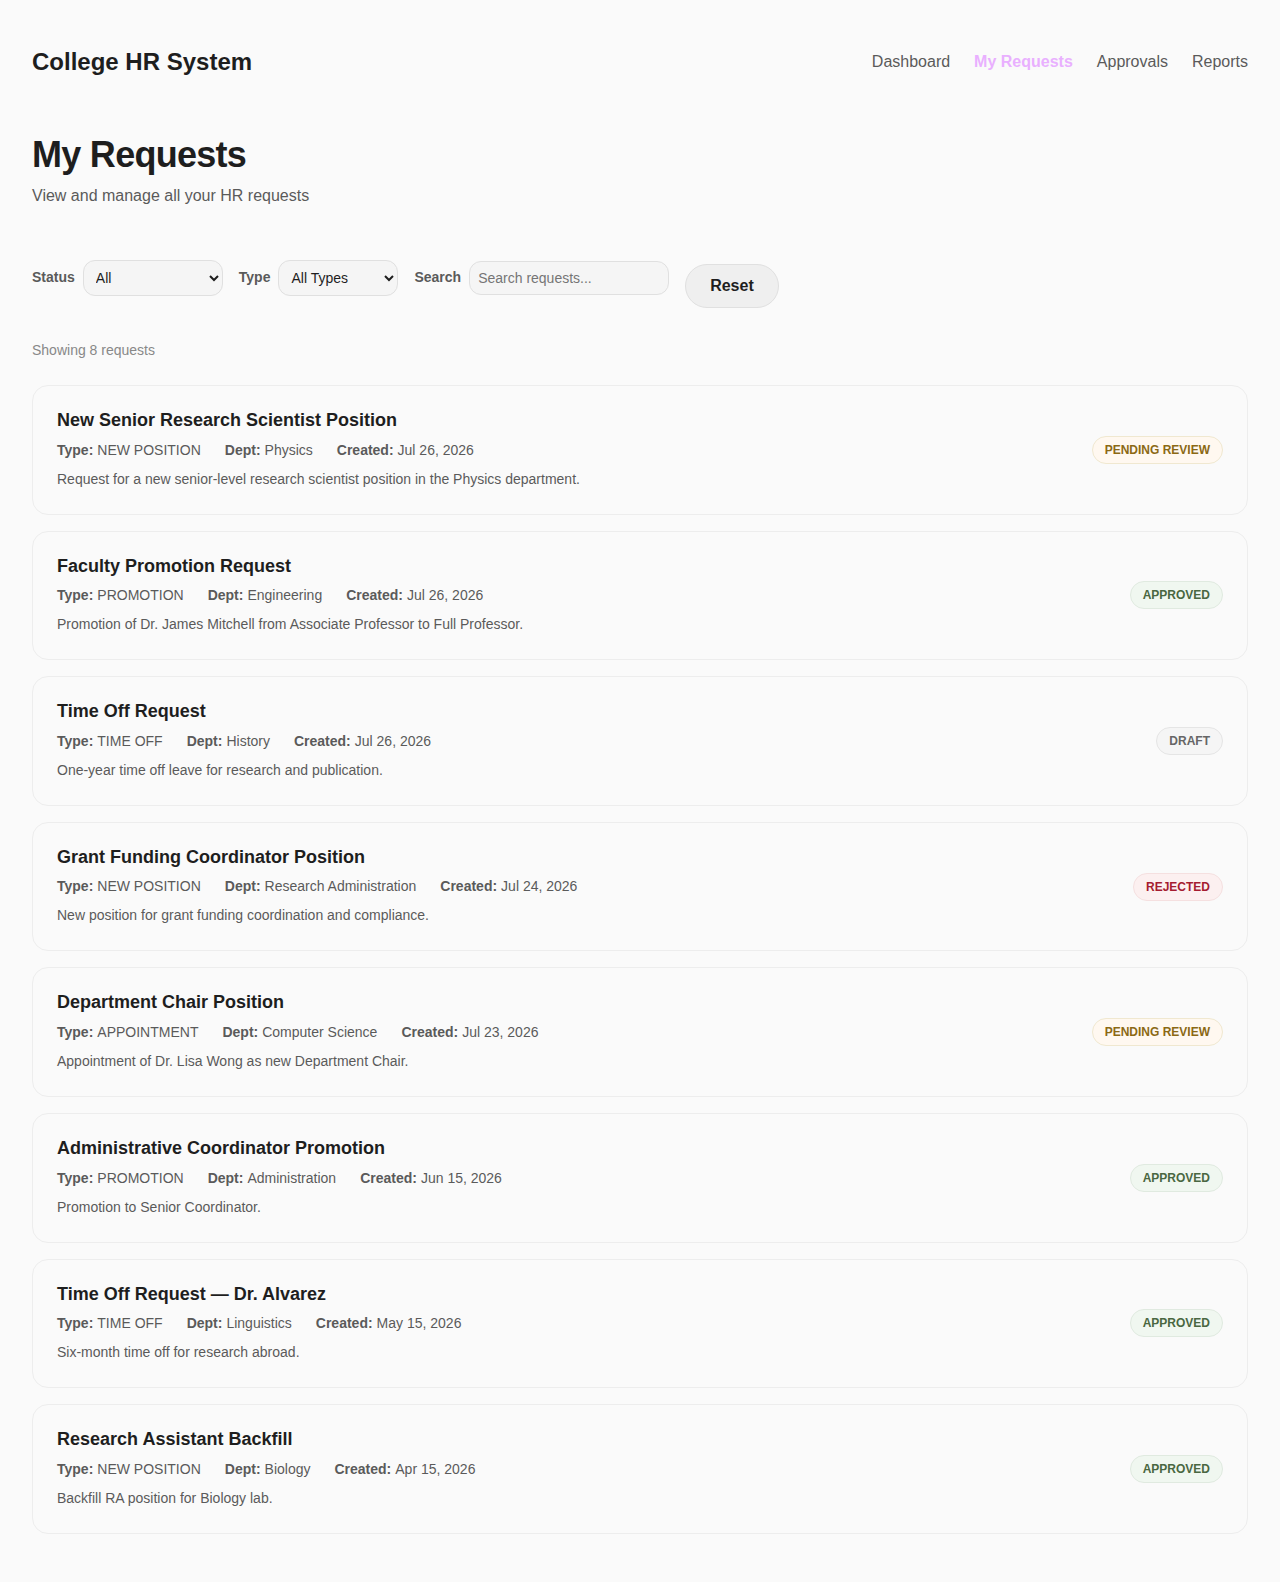
<file: apex/pages/requests-list.html>
<!DOCTYPE html>
<html lang="en">
<head>
  <meta charset="UTF-8">
  <meta name="viewport" content="width=device-width, initial-scale=1.0">
  <title>My Requests - College HR System</title>
  <link rel="stylesheet" href="../static/css/design-system.css">
  <style>
    body {
      padding: var(--spacing-xl);
    }

    .page-header {
      margin-bottom: var(--spacing-2xl);
    }

    .page-header h1 {
      margin-bottom: var(--spacing-sm);
    }

    .filters-bar {
      display: flex;
      gap: var(--spacing-md);
      margin-bottom: var(--spacing-xl);
      flex-wrap: wrap;
    }

    .filter-group {
      display: flex;
      gap: var(--spacing-sm);
      align-items: center;
    }

    .filter-group label {
      font-size: var(--font-size-sm);
      font-weight: 600;
      color: var(--color-text-secondary);
      margin: 0;
    }

    .filter-group select,
    .filter-group input {
      padding: 0.5rem var(--spacing-sm);
      border: 1px solid var(--color-border);
      border-radius: var(--radius-md);
      font-size: var(--font-size-sm);
    }

    .request-item {
      display: grid;
      grid-template-columns: 1fr auto;
      gap: var(--spacing-lg);
      padding: var(--spacing-lg);
      border: 1px solid var(--color-border-light);
      border-radius: var(--radius-lg);
      margin-bottom: var(--spacing-md);
      transition: all var(--transition-base);
      cursor: pointer;
    }

    .request-item:hover {
      box-shadow: var(--shadow-md);
      transform: translateY(-2px);
      background-color: var(--color-bg-tertiary);
    }

    .request-info h3 {
      margin: 0 0 var(--spacing-xs) 0;
      font-size: var(--font-size-lg);
    }

    .request-meta {
      display: flex;
      gap: var(--spacing-lg);
      margin-top: var(--spacing-sm);
      font-size: var(--font-size-sm);
      color: var(--color-text-secondary);
    }

    .request-meta-item {
      display: flex;
      gap: var(--spacing-xs);
    }

    .request-description {
      font-size: var(--font-size-sm);
      color: var(--color-text-secondary);
      margin-top: var(--spacing-sm);
    }

    .request-actions {
      display: flex;
      gap: var(--spacing-sm);
      flex-direction: column;
      justify-content: center;
      align-items: flex-end;
    }

    .request-actions button {
      white-space: nowrap;
    }

    .empty-state {
      text-align: center;
      padding: var(--spacing-4xl) var(--spacing-lg);
      color: var(--color-text-secondary);
    }

    .empty-state h3 {
      margin-bottom: var(--spacing-md);
      color: var(--color-text-secondary);
    }

    .results-count {
      font-size: var(--font-size-sm);
      color: var(--color-text-tertiary);
      margin-bottom: var(--spacing-lg);
    }

    /* Match badge colors with Dashboard Recent Activity */
    .badge-primary {
      background-color: #F5F5F5 !important;
      color: #666666 !important;
      border: 1px solid #E5E5E5;
    }
    .badge-success {
      background-color: #F0F7F0 !important;
      color: #4A6741 !important;
      border: 1px solid #E0EAE0;
    }
    .badge-warning {
      background-color: #FFF8F0 !important;
      color: #8B6914 !important;
      border: 1px solid #F0E8D0;
    }
    .badge-danger {
      background-color: #FCF0F0 !important;
      color: #A51C30 !important;
      border: 1px solid #F5E0E0;
    }
    .badge-info {
      background-color: #F5F5F5 !important;
      color: #666666 !important;
      border: 1px solid #E5E5E5;
    }

    @media (max-width: 768px) {
      .filters-bar {
        flex-direction: column;
      }

      .request-item {
        grid-template-columns: 1fr;
      }

      .request-actions {
        align-items: flex-start;
        flex-direction: row;
      }

      .filter-group {
        flex-direction: column;
        width: 100%;
      }

      .filter-group select,
      .filter-group input {
        width: 100%;
      }
    }
  </style>
</head>
<body>
  <!-- Navigation -->
  <nav class="navbar" style="margin-bottom: var(--spacing-2xl); padding: var(--spacing-md) 0;">
    <div style="display: flex; justify-content: space-between; align-items: center;">
      <h3 style="margin: 0;">College HR System</h3>
      <div style="display: flex; gap: var(--spacing-lg);">
        <a href="dashboard.html" style="color: var(--color-text-secondary); text-decoration: none;">Dashboard</a>
        <a href="requests-list.html" style="color: var(--color-accent-primary); text-decoration: none; font-weight: 600;">My Requests</a>
        <a href="approvals.html" style="color: var(--color-text-secondary); text-decoration: none;">Approvals</a>
        <a href="#" style="color: var(--color-text-secondary); text-decoration: none;">Reports</a>
      </div>
    </div>
  </nav>

  <!-- Page Header -->
  <div class="page-header">
    <h1>My Requests</h1>
    <p>View and manage all your HR requests</p>
  </div>

  <!-- Filters -->
  <div class="filters-bar">
    <div class="filter-group">
      <label>Status</label>
      <select id="filter-status" onchange="applyFilters()">
        <option value="">All</option>
        <option value="DRAFT">Draft</option>
        <option value="PENDING_REVIEW">Pending Review</option>
        <option value="APPROVED">Approved</option>
        <option value="REJECTED">Rejected</option>
      </select>
    </div>

    <div class="filter-group">
      <label>Type</label>
      <select id="filter-type" onchange="applyFilters()">
        <option value="">All Types</option>
        <option value="NEW_POSITION">New Position</option>
        <option value="PROMOTION">Promotion</option>
        <option value="SABBATICAL">Sabbatical</option>
        <option value="APPOINTMENT">Appointment</option>
      </select>
    </div>

    <div class="filter-group">
      <label>Search</label>
      <input type="text" id="search-input" placeholder="Search requests..." onkeyup="applyFilters()" style="width: 200px;">
    </div>

    <button class="btn btn-secondary" style="margin-top: var(--spacing-md);" onclick="clearFilters()">Reset</button>
  </div>

  <!-- Results Count -->
  <div class="results-count">
    Showing <span id="results-count">0</span> requests
  </div>

  <!-- Requests List -->
  <div id="requests-container"></div>

  <!-- Scripts -->
  <script src="../static/js/ui.js"></script>
  <script src="../static/js/session-store.js"></script>
  <script>
    // If embedded, hide the local nav and adjust padding
    (function() {
      try {
        const params = new URLSearchParams(window.location.search);
        const embedded = params.get('embed') === 'true';
        if (embedded) {
          const nav = document.querySelector('nav.navbar');
          if (nav) nav.remove();
          document.body.style.padding = 'var(--spacing-lg)';
        }
      } catch (_) {}
    })();

    // Load and display requests
    function loadRequests() {
      try {
        console.log('📋 Loading requests list...');
        
        if (typeof SessionStore === 'undefined') {
          UIKit.toast.error('Data system not ready. Refreshing...');
          setTimeout(() => window.location.reload(), 2000);
          return;
        }

        applyFilters();
      } catch (error) {
        console.error('Error loading requests:', error);
        UIKit.toast.error('Failed to load requests');
      }
    }

    // Apply filters and display results
    function applyFilters() {
      try {
        const statusFilter = document.getElementById('filter-status').value;
        const typeFilter = document.getElementById('filter-type').value;
        const searchQuery = document.getElementById('search-input').value;

        const filters = {};
        if (statusFilter) filters.status = statusFilter;
        if (typeFilter) filters.type = typeFilter;
        if (searchQuery) filters.search = searchQuery;

        const requests = SessionStore.getRequests(filters);
        console.log('📊 Filtered results:', requests.length, 'requests');

        renderRequests(requests);
      } catch (error) {
        console.error('Error applying filters:', error);
        UIKit.toast.error('Failed to apply filters');
      }
    }

    // Render requests to DOM
    function renderRequests(requests) {
      const container = document.getElementById('requests-container');
      const resultsCount = document.getElementById('results-count');
      
      resultsCount.textContent = requests.length;

      if (requests.length === 0) {
        container.innerHTML = `
          <div class="empty-state">
            <h3>No requests found</h3>
            <p>Try adjusting your filters or create a new request</p>
          </div>
        `;
        return;
      }

      container.innerHTML = requests.map(req => `
        <div class="request-item" onclick="viewRequest('${req.id}')">
          <div class="request-info">
            <h3>${req.title}</h3>
            <div class="request-meta">
              <div class="request-meta-item">
                <strong>Type:</strong> ${req.type.replace(/_/g, ' ')}
              </div>
              <div class="request-meta-item">
                <strong>Dept:</strong> ${req.department}
              </div>
              <div class="request-meta-item">
                <strong>Created:</strong> ${formatDate(req.createdAt)}
              </div>
            </div>
            <div class="request-description">
              ${req.description}
            </div>
          </div>
          <div class="request-actions">
            <span class="badge badge-${getStatusColor(req.status)}" style="white-space: nowrap;">
              ${req.status.replace(/_/g, ' ')}
            </span>
          </div>
        </div>
      `).join('');
    }

    // Open request detail in modal popout (same as recent activity on dashboard)
    function viewRequest(id) {
      const req = (typeof SessionStore !== 'undefined') ? SessionStore.getRequest(id) : null;
      const title = req ? `${formatRequestType(req.type)} — ${req.title}` : 'Request Details';
      const iframeSrc = `request-detail.html?id=${encodeURIComponent(id)}&embed=true`;
      const content = `
        <div style="width: 100%; height: 100%;">
          <iframe src="${iframeSrc}" title="${title}" scrolling="yes" style="width: 100%; height: 100%; min-height: 600px; border: 0; background: var(--color-bg-primary); display: block;"></iframe>
        </div>
      `;

      UIKit.modal.create(title, content, {
        className: 'modal-xl modal-embedded',
        backdropClass: 'modal-backdrop-strong'
      });
    }
    
    // Helper: Format request type for display
    function formatRequestType(type) {
      const typeMap = {
        'NEW_POSITION': 'New Position',
        'PROMOTION': 'Promotion',
        'SABBATICAL': 'Sabbatical',
        'APPOINTMENT': 'Appointment',
        'LEAVE': 'Leave',
        'TERMINATION': 'Termination',
        'OTHER': 'Other'
      };
      return typeMap[type] || type || 'Request';
    }

    // Clear all filters
    function clearFilters() {
      document.getElementById('filter-status').value = '';
      document.getElementById('filter-type').value = '';
      document.getElementById('search-input').value = '';
      applyFilters();
    }

    // Format date
    function formatDate(dateString) {
      const date = new Date(dateString);
      return date.toLocaleDateString('en-US', { 
        year: 'numeric', 
        month: 'short', 
        day: 'numeric'
      });
    }

    // Get status color
    function getStatusColor(status) {
      if (status === 'PENDING_REVIEW') return 'warning';
      if (status === 'APPROVED') return 'success';
      if (status === 'REJECTED') return 'danger';
      if (status === 'DRAFT') return 'info';
      return 'primary';
    }

    // Initialize
    document.addEventListener('DOMContentLoaded', loadRequests);
  </script>
</body>
</html>
</file>
<file: css/styles.css>
/* University HR Portal - APEX Design System */

/* CSS Variables */
:root {
  /* Typography */
  --font-primary: 'Inter', -apple-system, BlinkMacSystemFont, 'Segoe UI', sans-serif;
  --font-size-xs: 0.75rem;
  --font-size-sm: 0.875rem;
  --font-size-base: 1rem;
  --font-size-lg: 1.125rem;
  --font-size-xl: 1.25rem;
  --font-size-2xl: 1.5rem;
  --font-size-3xl: 1.875rem;
  --font-size-4xl: 2.25rem;
  
  --font-weight-normal: 400;
  --font-weight-medium: 500;
  --font-weight-semibold: 600;
  --font-weight-bold: 700;
  
  /* Colors */
  --brand-crimson: #A51C30;
  --text: #2C2C2C;
  --muted: #666666;
  --surface: #FFFFFF;
  --bg: #FAFAFA;
  --bg-secondary: #F5F5F5;
  --bg-tertiary: #EFEFEF;
  --border: #E5E5E5;
  --border-light: #EDEDED;
  
  /* Status Colors */
  --chip-pending: #f59e0b;
  --chip-approved: #10b981;
  --chip-rejected: #ef4444;
  --chip-draft: #9ca3af;
  
  /* Shadows */
  --shadow-sm: 0 1px 2px rgba(0,0,0,0.04);
  --shadow-md: 0 2px 8px rgba(0,0,0,0.05);
  --shadow-lg: 0 4px 12px rgba(0,0,0,0.08);
  
  /* Spacing */
  --spacing-xs: 0.25rem;
  --spacing-sm: 0.5rem;
  --spacing-md: 1rem;
  --spacing-lg: 1.5rem;
  --spacing-xl: 2rem;
  --spacing-2xl: 2.5rem;
  --spacing-3xl: 3rem;
  
  /* Radius */
  --radius: 0.75rem;
  --radius-lg: 1rem;
  --radius-xl: 1.5rem;
  --radius-full: 9999px;
  
  /* Transitions */
  --transition: 250ms ease-in-out;
  --transition-fast: 150ms ease-in-out;
  --transition-slow: 400ms ease-out;
  
  /* Z-index */
  --z-dropdown: 1000;
  --z-sticky: 1020;
  --z-fixed: 1030;
  --z-modal: 1500; /* Ensure modals appear above drawers */
}

@media (prefers-reduced-motion: reduce) {
  * {
    animation-duration: 0.01ms !important;
    animation-iteration-count: 1 !important;
    transition-duration: 0.01ms !important;
  }
}

/* Reset */
* {
  margin: 0;
  padding: 0;
  box-sizing: border-box;
}

html {
  font-size: 16px;
}

body {
  font-family: var(--font-primary);
  font-size: var(--font-size-base);
  line-height: 1.5;
  color: var(--text);
  background-color: var(--bg);
  -webkit-font-smoothing: antialiased;
  -moz-osx-font-smoothing: grayscale;
}

/* Typography */
h1, h2, h3, h4, h5, h6 {
  font-weight: var(--font-weight-semibold);
  line-height: 1.2;
  letter-spacing: -0.02em;
  margin-bottom: var(--spacing-md);
  color: var(--text);
}

h1 { font-size: var(--font-size-4xl); }
h2 { font-size: var(--font-size-3xl); }
h3 { font-size: var(--font-size-2xl); }
h4 { font-size: var(--font-size-xl); }

p {
  margin-bottom: var(--spacing-md);
  color: var(--muted);
}

a {
  color: var(--brand-crimson);
  text-decoration: none;
}

a:hover {
  text-decoration: underline;
}

/* Skip Link */
.skip-link {
  position: absolute;
  top: -40px;
  left: 0;
  background: var(--brand-crimson);
  color: white;
  padding: 8px;
  z-index: 100;
}

.skip-link:focus {
  top: 0;
}

/* Layout */
.container {
  max-width: 1600px;
  margin: 0 auto;
  padding: 0 1rem;
}

/* Header */
.header {
  background-color: var(--brand-crimson);
  color: #FFFFFF;
  padding: 0 var(--spacing-xl);
  height: 56px;
  display: flex;
  justify-content: space-between;
  align-items: center;
  box-shadow: 0 2px 4px rgba(0, 0, 0, 0.1);
  position: relative;
  z-index: var(--z-fixed);
}

.header h1 {
  font-size: var(--font-size-lg);
  font-weight: var(--font-weight-semibold);
  color: #FFFFFF;
  margin: 0;
}

.header-actions {
  display: flex;
  align-items: center;
  gap: var(--spacing-md);
}

.user-menu {
  display: flex;
  align-items: center;
  gap: var(--spacing-sm);
  padding: var(--spacing-xs) var(--spacing-md);
  border-radius: var(--radius);
  cursor: pointer;
  transition: background-color var(--transition);
}

.user-menu:hover {
  background-color: rgba(255, 255, 255, 0.1);
}

.user-avatar {
  width: 32px;
  height: 32px;
  border-radius: 50%;
  background-color: rgba(255, 255, 255, 0.2);
  color: #FFFFFF;
  display: flex;
  align-items: center;
  justify-content: center;
  font-weight: var(--font-weight-semibold);
  font-size: var(--font-size-base);
}

/* Main Layout */
.app-container {
  display: flex;
  min-height: calc(100vh - 72px);
}

/* Embed mode: hide shell and make content full width */
body.embed .header { display: none; }
body.embed .sidebar { display: none; }
body.embed .app-container {
  display: block;
  min-height: auto;
}
body.embed #app {
  display: block;
  padding: var(--spacing-xl);
}

/* Sidebar */
.sidebar {
  width: 240px;
  background-color: #424242;
  color: #FFFFFF;
  overflow-y: auto;
  overflow-x: hidden;
  padding: var(--spacing-md) 0;
  transition: all var(--transition);
}

.sidebar.collapsed {
  transform: translateX(-100%);
  width: 0;
  overflow: hidden;
}

.sidebar-group {
  margin-bottom: var(--spacing-xl);
}

.sidebar-item {
  display: flex;
  align-items: center;
  padding: var(--spacing-md) var(--spacing-lg);
  color: #FFFFFF;
  cursor: pointer;
  transition: background-color var(--transition);
  border-left: 3px solid transparent;
  border: none;
  background: none;
  width: 100%;
  text-align: left;
  font-family: inherit;
  font-size: inherit;
}

.sidebar-item:hover {
  background-color: rgba(255, 255, 255, 0.05);
}

.sidebar-item.active {
  background-color: rgba(255, 255, 255, 0.1);
  border-left-color: #FFFFFF;
  font-weight: var(--font-weight-medium);
}

.sidebar-item-icon {
  width: 20px;
  margin-right: 0.75rem;
  text-align: center;
}

.sidebar-item-parent {
  padding: var(--spacing-md) var(--spacing-lg);
  font-weight: var(--font-weight-semibold);
  color: rgba(255, 255, 255, 0.7);
  font-size: var(--font-size-xs);
  text-transform: uppercase;
  letter-spacing: 0.05em;
}

/* Nested Items */
.sidebar-submenu {
  max-height: 0;
  overflow: hidden;
  transition: max-height var(--transition);
}

.sidebar-submenu.expanded {
  max-height: 500px;
}

.sidebar-submenu-item {
  padding: var(--spacing-sm) var(--spacing-lg) var(--spacing-sm) 3.5rem;
  font-size: var(--font-size-sm);
}

/* Main Content */
.main-content {
  flex: 1;
  background-color: var(--bg);
  overflow-y: auto;
  padding: var(--spacing-xl);
}

.page-header {
  margin-bottom: var(--spacing-3xl);
}

.page-header h1 {
  font-size: var(--font-size-4xl);
  font-weight: var(--font-weight-semibold);
  color: #2C2C2C;
  margin-bottom: var(--spacing-sm);
}

.page-header p {
  font-size: var(--font-size-lg);
  color: #666666;
  margin: 0;
}

/* Cards */
.card {
  background-color: var(--bg-secondary);
  border-radius: var(--radius-lg);
  padding: var(--spacing-lg);
  box-shadow: var(--shadow-sm);
  border: 1px solid var(--border-light);
  margin-bottom: var(--spacing-xl);
  transition: all var(--transition);
  animation: fadeInUp var(--transition-slow);
}

.card:hover {
  box-shadow: var(--shadow-md);
  transform: translateY(-2px);
}

.card:nth-child(1) {
  animation-delay: 0ms;
}

.card:nth-child(2) {
  animation-delay: 50ms;
}

.card:nth-child(3) {
  animation-delay: 100ms;
}

.card:nth-child(4) {
  animation-delay: 150ms;
}

.card:nth-child(n+5) {
  animation-delay: 200ms;
}

.card-header {
  display: flex;
  justify-content: space-between;
  align-items: center;
  margin-bottom: var(--spacing-lg);
  padding-bottom: var(--spacing-md);
  border-bottom: 1px solid var(--border-light);
}

.card-title {
  font-size: var(--font-size-xl);
  font-weight: var(--font-weight-semibold);
  color: var(--text);
  margin: 0;
}

/* Buttons */
.btn {
  display: inline-flex;
  align-items: center;
  justify-content: center;
  padding: 0.75rem 1.5rem;
  font-size: var(--font-size-base);
  font-weight: var(--font-weight-semibold);
  border: none;
  border-radius: var(--radius-full);
  cursor: pointer;
  transition: all var(--transition);
  text-decoration: none;
  animation: fadeInScale var(--transition) ease-out;
}

.btn:focus {
  outline: 2px solid var(--brand-crimson);
  outline-offset: 2px;
}

.btn:disabled {
  opacity: 0.5;
  cursor: not-allowed;
}

.btn-primary {
  background: #2C2C2C;
  color: white;
  box-shadow: 0 1px 3px rgba(0, 0, 0, 0.1);
}

.btn-primary:hover:not(:disabled) {
  background: #1A1A1A;
  transform: translateY(-1px);
  box-shadow: 0 2px 6px rgba(0, 0, 0, 0.15);
}

.btn-secondary {
  background-color: #FFFFFF;
  color: #2C2C2C;
  border: 1px solid #E5E5E5;
}

.btn-secondary:hover:not(:disabled) {
  background-color: #F8F8F8;
  border-color: #D0D0D0;
}

.btn-ghost {
  color: #666666;
  border: 1px solid #E5E5E5;
  background: transparent;
}

.btn-ghost:hover:not(:disabled) {
  background-color: #F8F8F8;
  border-color: #D0D0D0;
}

.btn-danger {
  background-color: #2C2C2C;
  color: white;
}

.btn-danger:hover:not(:disabled) {
  background: #1A1A1A;
}

.btn-success {
  background-color: #2C2C2C;
  color: white;
}

.btn-success:hover:not(:disabled) {
  background: #1A1A1A;
}

.btn-sm {
  padding: 0.5rem 1rem;
  font-size: var(--font-size-sm);
}

.btn-block {
  width: 100%;
}

/* Status Chips / Badges */
.chip {
  display: inline-flex;
  align-items: center;
  padding: 0.25rem 0.75rem;
  border-radius: var(--radius-full);
  font-size: var(--font-size-xs);
  font-weight: var(--font-weight-semibold);
  border: 1px solid;
}

.chip-pending {
  background-color: #FFF8F0;
  color: #8B6914;
  border-color: #F0E8D0;
}

.chip-approved {
  background-color: #F0F7F0;
  color: #4A6741;
  border-color: #E0EAE0;
}

.chip-rejected {
  background-color: #FCF0F0;
  color: #A51C30;
  border-color: #F5E0E0;
}

.chip-draft {
  background-color: #F5F5F5;
  color: #666666;
  border-color: #E5E5E5;
}

/* Forms */
.form-group {
  margin-bottom: var(--spacing-lg);
}

.form-label {
  display: block;
  font-weight: var(--font-weight-medium);
  margin-bottom: var(--spacing-sm);
  color: var(--text);
}

.form-control {
  width: 100%;
  padding: 0.75rem;
  border: 1px solid var(--border);
  border-radius: var(--radius);
  font-size: var(--font-size-base);
  transition: border-color var(--transition);
}

.form-control:focus {
  outline: none;
  border-color: var(--brand-crimson);
  box-shadow: 0 0 0 3px rgba(165, 28, 48, 0.1);
}

.form-error {
  color: var(--chip-rejected);
  font-size: var(--font-size-sm);
  margin-top: var(--spacing-xs);
}

/* Tables */
.table {
  width: 100%;
  border-collapse: collapse;
  background: var(--surface);
  border-radius: var(--radius);
  overflow: hidden;
}

.table thead {
  background: var(--bg);
}

.table th {
  padding: var(--spacing-md);
  text-align: left;
  font-weight: var(--font-weight-semibold);
  font-size: var(--font-size-sm);
  color: var(--text);
}

.table td {
  padding: var(--spacing-md);
  border-top: 1px solid var(--border);
}

.table tbody tr {
  cursor: pointer;
  transition: background var(--transition);
}

.table tbody tr:hover {
  background: var(--bg);
}

.table tbody tr.clickable-row {
  cursor: pointer;
}

/* Grid */
.grid {
  display: grid;
  gap: var(--spacing-lg);
}

.grid-2 {
  grid-template-columns: repeat(auto-fit, minmax(300px, 1fr));
}

.grid-3 {
  grid-template-columns: repeat(auto-fit, minmax(250px, 1fr));
}

.grid-4 {
  grid-template-columns: repeat(auto-fit, minmax(200px, 1fr));
}

/* KPI Cards */
.kpi-card {
  text-align: center;
  padding: var(--spacing-xl);
}

.kpi-card p.text-muted {
  font-size: var(--font-size-lg);
  margin: 0;
  color: var(--muted);
}

.kpi-value {
  font-size: var(--font-size-4xl);
  font-weight: var(--font-weight-semibold);
  color: #2C2C2C;
  margin: var(--spacing-md) 0;
}

.kpi-label {
  color: var(--muted);
  font-size: var(--font-size-sm);
  text-transform: uppercase;
  letter-spacing: 0.05em;
}

/* Toast */
.toast {
  position: fixed;
  top: 90px;
  right: var(--spacing-xl);
  background: var(--surface);
  padding: var(--spacing-md) var(--spacing-lg);
  border-radius: var(--radius);
  box-shadow: var(--shadow-md);
  display: flex;
  align-items: center;
  gap: var(--spacing-md);
  min-width: 300px;
  z-index: var(--z-tooltip);
  animation: slideIn var(--transition);
}

.toast.success {
  border-left: 4px solid var(--chip-approved);
}

.toast.error {
  border-left: 4px solid var(--chip-rejected);
}

.toast.info {
  border-left: 4px solid var(--muted);
}

@keyframes slideIn {
  from {
    transform: translateX(100%);
    opacity: 0;
  }
  to {
    transform: translateX(0);
    opacity: 1;
  }
}

/* Modal */
.modal-overlay {
  position: fixed;
  top: 0;
  left: 0;
  right: 0;
  bottom: 0;
  background: rgba(0, 0, 0, 0.5);
  display: flex;
  align-items: center;
  justify-content: center;
  z-index: var(--z-modal);
  padding: var(--spacing-md);
  animation: fadeIn var(--transition);
}

@keyframes fadeIn {
  from { opacity: 0; }
  to { opacity: 1; }
}

.modal {
  background: var(--surface);
  border-radius: var(--radius-xl);
  padding: var(--spacing-xl);
  max-width: 500px;
  width: 100%;
  max-height: 90vh;
  overflow-y: auto;
  animation: scaleIn var(--transition);
}

@keyframes scaleIn {
  from {
    transform: scale(0.95);
    opacity: 0;
  }
  to {
    transform: scale(1);
    opacity: 1;
  }
}

@keyframes fadeInUp {
  from {
    opacity: 0;
    transform: translateY(10px);
  }
  to {
    opacity: 1;
    transform: translateY(0);
  }
}

@keyframes fadeInScale {
  from {
    opacity: 0;
    transform: scale(0.95) translateY(5px);
  }
  to {
    opacity: 1;
    transform: scale(1) translateY(0);
  }
}

.modal-header {
  display: flex;
  justify-content: space-between;
  align-items: center;
  margin-bottom: var(--spacing-lg);
}

.modal-title {
  font-size: var(--font-size-2xl);
  font-weight: var(--font-weight-semibold);
}

.modal-close {
  background: none;
  border: none;
  font-size: 1.5rem;
  cursor: pointer;
  color: #000; /* Make close button black for higher contrast */
  padding: 0;
  width: 32px;
  height: 32px;
}

/* Avatars (shared) */
.avatar {
  width: 36px;
  height: 36px;
  border-radius: 50%;
  background: #e5e7eb;
  color: #374151;
  display: inline-flex;
  align-items: center;
  justify-content: center;
  font-weight: var(--font-weight-semibold);
  object-fit: cover;
  border: 2px solid #fff;
  box-shadow: 0 1px 4px rgba(0,0,0,0.06);
}

.avatar-lg { width: 72px; height: 72px; }
.avatar-xl { width: 88px; height: 88px; }

/* Drawer */
.drawer {
  position: fixed;
  right: 0;
  top: 0;
  bottom: 0;
  width: 500px;
  max-width: 90vw;
  background: var(--surface);
  box-shadow: var(--shadow-lg);
  z-index: 1500;
  overflow-y: auto;
  animation: slideInRight var(--transition);
}

@keyframes slideInRight {
  from {
    transform: translateX(100%);
  }
  to {
    transform: translateX(0);
  }
}

.drawer-header {
  padding: var(--spacing-lg);
  border-bottom: 1px solid var(--border);
  display: flex;
  justify-content: space-between;
  align-items: center;
  position: sticky;
  top: 0;
  background: var(--surface);
  z-index: 10;
}

.drawer-body {
  padding: var(--spacing-lg);
}

.drawer-close {
  background: none;
  border: none;
  font-size: 1.5rem;
  cursor: pointer;
  color: #000; /* Ensure drawer close button is black */
  padding: 0;
}

/* Ensure black close buttons even if using button utility classes */
.btn.btn-primary.modal-close,
.btn.btn-primary.drawer-close {
  color: #000 !important;
  background: transparent !important;
  border: none !important;
}

/* Modal footer primary button (Close) should be black */
.modal-footer .btn.btn-primary {
  background: #000 !important;
  color: #fff !important;
  border: none !important;
}

.modal-footer .btn.btn-primary:hover {
  background: #111 !important;
}

/* Drawer tabs (shared) */
.drawer-tabs {
  display: flex;
  gap: var(--spacing-sm);
  border-bottom: 1px solid var(--border);
  margin-bottom: var(--spacing-md);
}

.drawer-tab {
  background: transparent;
  border: none;
  padding: 0.5rem 0.75rem;
  border-bottom: 2px solid transparent;
  cursor: pointer;
  font: inherit;
  color: inherit;
}

.drawer-tab[aria-selected="true"] {
  border-bottom-color: var(--brand-crimson);
  color: var(--brand-crimson);
}

/* Profile header in drawer */
.profile-header {
  display: flex;
  gap: var(--spacing-md);
  align-items: center;
  padding-bottom: var(--spacing-md);
  border-bottom: 1px solid var(--border);
  margin-bottom: var(--spacing-md);
}

.profile-meta .name {
  font-weight: var(--font-weight-semibold);
  font-size: 1.125rem;
  line-height: 1.2;
}

.profile-meta .role-line {
  margin-top: 4px;
  color: var(--muted);
  font-size: var(--font-size-sm);
}

.profile-meta .chips {
  margin-top: 6px;
  display: flex;
  gap: var(--spacing-sm);
  flex-wrap: wrap;
  justify-content: center;
}

/* Utilities */
.text-center { text-align: center; }
.text-right { text-align: right; }
.text-muted { color: var(--muted); }
.text-small { font-size: var(--font-size-sm); }

.mt-1 { margin-top: var(--spacing-sm); }
.mt-2 { margin-top: var(--spacing-md); }
.mt-3 { margin-top: var(--spacing-lg); }
.mt-4 { margin-top: var(--spacing-xl); }

.mb-1 { margin-bottom: var(--spacing-sm); }
.mb-2 { margin-bottom: var(--spacing-md); }
.mb-3 { margin-bottom: var(--spacing-lg); }
.mb-4 { margin-bottom: var(--spacing-xl); }

.flex { display: flex; }
.flex-between { display: flex; justify-content: space-between; }
.gap-2 { gap: var(--spacing-md); }

/* Search and Filters */
.filter-bar {
  display: flex;
  gap: var(--spacing-md);
  margin-bottom: var(--spacing-lg);
  flex-wrap: wrap;
}

.search-input {
  flex: 1;
  min-width: 200px;
}

/* Activity Timeline */
.timeline {
  position: relative;
  padding-left: var(--spacing-xl);
}

.timeline-item {
  position: relative;
  padding-bottom: var(--spacing-lg);
}

.timeline-item::before {
  content: '';
  position: absolute;
  left: -1.75rem;
  top: 0.25rem;
  width: 10px;
  height: 10px;
  border-radius: 50%;
  background: var(--border);
}

.timeline-item::after {
  content: '';
  position: absolute;
  left: -1.5rem;
  top: 0.75rem;
  width: 2px;
  height: calc(100% - 0.5rem);
  background: var(--border);
}

.timeline-item:last-child::after {
  display: none;
}

.timeline-time {
  font-size: var(--font-size-xs);
  color: var(--muted);
}

/* Org Chart */
.org-chart {
  padding: var(--spacing-xl);
}

.org-node {
  display: inline-block;
  padding: var(--spacing-md);
  margin: var(--spacing-sm);
  background: var(--surface);
  border: 1px solid var(--border);
  border-radius: var(--radius);
  text-align: center;
  min-width: 150px;
}

.org-node-name {
  font-weight: var(--font-weight-semibold);
  margin-bottom: var(--spacing-xs);
}

.org-node-title {
  font-size: var(--font-size-sm);
  color: var(--muted);
}

/* Pagination */
.pagination {
  display: flex;
  gap: var(--spacing-sm);
  align-items: center;
  margin-top: var(--spacing-lg);
}

.pagination button {
  padding: var(--spacing-sm) var(--spacing-sm);
}

/* Responsive */
@media (max-width: 768px) {
  .sidebar {
    position: fixed;
    left: 0;
    top: 72px;
    z-index: 100;
  }
  
  .sidebar:not(.collapsed) {
    box-shadow: var(--shadow-lg);
  }
  
  .main-content {
    padding: 1rem;
  }
  
  .grid-2, .grid-3, .grid-4 {
    grid-template-columns: 1fr;
  }
  
  .drawer {
    width: 100%;
  }
}
</file>
<file: apex/static/css/design-system.css>
/**
 * College HR System - Design System
 * Built for Oracle APEX with clean, minimal, warm aesthetic
 * Inspired by Hinge visual design: typography, colors, spacing
 */

/* ====================================
   DESIGN TOKENS & CSS VARIABLES
   ==================================== */

:root {
  /* TYPOGRAPHY SCALE */
  --font-primary: 'Inter', -apple-system, BlinkMacSystemFont, 'Segoe UI', sans-serif;
  --font-secondary: 'Nunito Sans', sans-serif;
  --font-accent: 'Manrope', sans-serif;
  
  --font-size-xs: 0.75rem;    /* 12px */
  --font-size-sm: 0.875rem;   /* 14px */
  --font-size-base: 1rem;     /* 16px */
  --font-size-lg: 1.125rem;   /* 18px */
  --font-size-xl: 1.25rem;    /* 20px */
  --font-size-2xl: 1.5rem;    /* 24px */
  --font-size-3xl: 1.875rem;  /* 30px */
  --font-size-4xl: 2.25rem;   /* 36px */
  
  --font-weight-light: 300;
  --font-weight-normal: 400;
  --font-weight-medium: 500;
  --font-weight-semibold: 600;
  --font-weight-bold: 700;
  
  --line-height-tight: 1.2;
  --line-height-normal: 1.5;
  --line-height-relaxed: 1.75;
  
  /* COLOR PALETTE - LIGHT MODE */
  --color-bg-primary: #FAFAFA;
  --color-bg-secondary: #F5F5F5;
  --color-bg-tertiary: #EFEFEF;
  
  --color-accent-primary: #E9B0FF;   /* Lavender */
  --color-accent-secondary: #A3D6FF; /* Sky Blue */
  --color-accent-tertiary: #FFD8A8;  /* Peach */
  
  --color-success: #6DD58C;
  --color-warning: #FFD480;
  --color-danger: #FF7A7A;
  --color-info: #80D4FF;
  
  --color-text-primary: #1E1E1E;
  --color-text-secondary: #5A5A5A;
  --color-text-tertiary: #888888;
  
  --color-border: #E0E0E0;
  --color-border-light: #EDEDED;
  --color-border-dark: #CCCCCC;
  
  /* SPACING SCALE */
  --spacing-xs: 0.25rem;   /* 4px */
  --spacing-sm: 0.5rem;    /* 8px */
  --spacing-md: 1rem;      /* 16px */
  --spacing-lg: 1.5rem;    /* 24px */
  --spacing-xl: 2rem;      /* 32px */
  --spacing-2xl: 2.5rem;   /* 40px */
  --spacing-3xl: 3rem;     /* 48px */
  --spacing-4xl: 4rem;     /* 64px */
  
  /* BORDER RADIUS */
  --radius-sm: 0.375rem;   /* 6px */
  --radius-md: 0.75rem;    /* 12px */
  --radius-lg: 1rem;       /* 16px */
  --radius-xl: 1.5rem;     /* 24px */
  --radius-2xl: 2rem;      /* 32px */
  --radius-full: 9999px;   /* Pill shape */
  
  /* SHADOWS */
  --shadow-xs: 0 1px 2px rgba(0, 0, 0, 0.04);
  --shadow-sm: 0 2px 8px rgba(0, 0, 0, 0.05);
  --shadow-md: 0 4px 12px rgba(0, 0, 0, 0.08);
  --shadow-lg: 0 8px 24px rgba(0, 0, 0, 0.12);
  --shadow-xl: 0 12px 32px rgba(0, 0, 0, 0.16);
  
  /* TRANSITIONS */
  --transition-fast: 150ms ease-in-out;
  --transition-base: 250ms ease-in-out;
  --transition-slow: 350ms ease-in-out;
  
  /* Z-INDEX SCALE */
  --z-dropdown: 1000;
  --z-sticky: 1020;
  --z-fixed: 1030;
  --z-modal: 1500;
  --z-popover: 1050;
  --z-tooltip: 1070;
}

/* DARK MODE OVERRIDES */
@media (prefers-color-scheme: dark) {
  :root {
    --color-bg-primary: #1A1A1A;
    --color-bg-secondary: #242424;
    --color-bg-tertiary: #2E2E2E;
    
    --color-text-primary: #EAEAEA;
    --color-text-secondary: #B3B3B3;
    --color-text-tertiary: #808080;
    
    --color-border: #3A3A3A;
    --color-border-light: #303030;
    --color-border-dark: #454545;
    
    /* Accents remain consistent but adjusted for contrast */
    --color-accent-primary: #E9B0FF;
    --color-accent-secondary: #A3D6FF;
  }
}

/* ====================================
   GLOBAL STYLES
   ==================================== */

* {
  margin: 0;
  padding: 0;
  box-sizing: border-box;
}

html {
  scroll-behavior: smooth;
}

body {
  font-family: var(--font-primary);
  font-size: var(--font-size-base);
  line-height: var(--line-height-normal);
  color: var(--color-text-primary);
  background-color: var(--color-bg-primary);
  transition: background-color var(--transition-base);
}

/* ====================================
   TYPOGRAPHY
   ==================================== */

h1 {
  font-size: var(--font-size-4xl);
  font-weight: var(--font-weight-semibold);
  line-height: var(--line-height-tight);
  letter-spacing: -0.02em;
  margin-bottom: var(--spacing-md);
}

h2 {
  font-size: var(--font-size-3xl);
  font-weight: var(--font-weight-semibold);
  line-height: var(--line-height-tight);
  letter-spacing: -0.01em;
  margin-bottom: var(--spacing-md);
}

h3 {
  font-size: var(--font-size-2xl);
  font-weight: var(--font-weight-semibold);
  line-height: var(--line-height-tight);
  margin-bottom: var(--spacing-sm);
}

h4 {
  font-size: var(--font-size-xl);
  font-weight: var(--font-weight-semibold);
  margin-bottom: var(--spacing-sm);
}

h5 {
  font-size: var(--font-size-lg);
  font-weight: var(--font-weight-semibold);
  margin-bottom: var(--spacing-xs);
}

h6 {
  font-size: var(--font-size-base);
  font-weight: var(--font-weight-semibold);
  margin-bottom: var(--spacing-xs);
}

p {
  margin-bottom: var(--spacing-md);
  color: var(--color-text-secondary);
}

small {
  font-size: var(--font-size-sm);
  color: var(--color-text-tertiary);
}

a {
  color: var(--color-accent-primary);
  text-decoration: none;
  transition: color var(--transition-fast);
}

a:hover {
  color: var(--color-accent-secondary);
}

/* ====================================
   BUTTONS
   ==================================== */

.btn {
  display: inline-flex;
  align-items: center;
  justify-content: center;
  padding: 0.75rem 1.5rem;
  font-size: var(--font-size-base);
  font-weight: var(--font-weight-semibold);
  border: none;
  border-radius: var(--radius-full);
  cursor: pointer;
  transition: all var(--transition-fast);
  text-decoration: none;
  user-select: none;
  gap: var(--spacing-sm);
}

/* Primary Button */
.btn-primary {
  background-color: var(--color-bg-tertiary);
  color: var(--color-text-primary);
  border: 1px solid var(--color-border);
  box-shadow: var(--shadow-sm);
}

.btn-primary:hover {
  background-color: var(--color-border);
  border-color: var(--color-border-dark);
  transform: translateY(-1px);
  box-shadow: var(--shadow-md);
}

.btn-primary:active {
  transform: translateY(0);
  box-shadow: var(--shadow-sm);
}

.btn-primary:disabled {
  opacity: 0.5;
  cursor: not-allowed;
  transform: none;
}

/* Secondary Button */
.btn-secondary {
  background-color: var(--color-bg-tertiary);
  color: var(--color-text-primary);
  border: 1px solid var(--color-border);
}

.btn-secondary:hover {
  background-color: var(--color-border);
  border-color: var(--color-border-dark);
}

/* Success Button */
.btn-success {
  background-color: var(--color-success);
  color: #FFFFFF;
  box-shadow: var(--shadow-sm);
}

.btn-success:hover {
  opacity: 0.9;
  transform: translateY(-2px);
}

/* Danger Button */
.btn-danger {
  background-color: var(--color-danger);
  color: #FFFFFF;
  box-shadow: var(--shadow-sm);
}

.btn-danger:hover {
  opacity: 0.9;
  transform: translateY(-2px);
}

/* Ghost Button (transparent) */
.btn-ghost {
  background-color: transparent;
  color: var(--color-accent-primary);
  border: 1px solid var(--color-border);
}

.btn-ghost:hover {
  background-color: var(--color-bg-secondary);
}

/* Small Button */
.btn-sm {
  padding: 0.5rem 1rem;
  font-size: var(--font-size-sm);
}

/* Large Button */
.btn-lg {
  padding: 1rem 2rem;
  font-size: var(--font-size-lg);
}

/* Full Width Button */
.btn-block {
  width: 100%;
}

/* ====================================
   CARDS
   ==================================== */

.card {
  background-color: var(--color-bg-secondary);
  border-radius: var(--radius-lg);
  padding: var(--spacing-lg);
  box-shadow: var(--shadow-sm);
  border: 1px solid var(--color-border-light);
  transition: all var(--transition-base);
}

.card:hover {
  box-shadow: var(--shadow-md);
  transform: translateY(-2px);
}

.card-header {
  display: flex;
  align-items: center;
  justify-content: space-between;
  margin-bottom: var(--spacing-lg);
  padding-bottom: var(--spacing-md);
  border-bottom: 1px solid var(--color-border-light);
}

.card-title {
  font-size: var(--font-size-xl);
  font-weight: var(--font-weight-semibold);
  margin: 0;
}

.card-subtitle {
  font-size: var(--font-size-sm);
  color: var(--color-text-tertiary);
  margin: var(--spacing-xs) 0 0 0;
}

.card-body {
  margin-bottom: var(--spacing-md);
}

.card-footer {
  display: flex;
  gap: var(--spacing-md);
  padding-top: var(--spacing-md);
  border-top: 1px solid var(--color-border-light);
}

/* Elevated Card */
.card-elevated {
  box-shadow: var(--shadow-lg);
}

/* ====================================
   MODALS
   ==================================== */

.modal-backdrop {
  display: none;
  position: fixed;
  inset: 0;
  background-color: rgba(0, 0, 0, 0.5);
  backdrop-filter: blur(4px);
  z-index: var(--z-modal);
  opacity: 0;
}

.modal-backdrop.active {
  display: flex;
  align-items: center;
  justify-content: center;
  animation: fadeInBackdrop 0.3s ease-out forwards;
}

/* Stronger backdrop variant for full-screen style popouts */
.modal-backdrop-strong {
  background-color: rgba(0, 0, 0, 0.65);
  backdrop-filter: blur(8px);
}

.modal {
  background-color: var(--color-bg-primary);
  border-radius: var(--radius-xl);
  box-shadow: var(--shadow-xl);
  max-width: 500px;
  width: 90%;
  max-height: 90vh;
  overflow-y: auto;
  opacity: 0;
  transform: translateY(30px) scale(0.96);
  animation: modalSlideIn 0.4s cubic-bezier(0.16, 1, 0.3, 1) forwards;
}

/* Large modal for lists and tables */
.modal-large {
  max-width: 800px;
  width: 90%;
  max-height: 85vh;
  overflow-y: auto;
}

/* Extra-large modal for embedded pages */
.modal-xl {
  max-width: 1100px;
  width: 92%;
  height: 90vh;
  max-height: 90vh;
  display: flex;
  flex-direction: column;
  overflow: hidden;
}

.modal-header {
  display: flex;
  align-items: center;
  justify-content: space-between;
  padding: var(--spacing-lg);
  border-bottom: 1px solid var(--color-border-light);
}

/* Subtle polished header styling */
.modal-header {
  background: linear-gradient(to bottom, #FFFFFF, #FAFAFA);
}

.modal-title {
  font-size: var(--font-size-2xl);
  font-weight: var(--font-weight-semibold);
}

.modal-close {
  background: none;
  border: none;
  font-size: var(--font-size-2xl);
  cursor: pointer;
  color: #000; /* Set close button to black */
  transition: opacity var(--transition-fast);
}

/* Force black close buttons when utility button classes are applied */
.btn.btn-primary.modal-close,
.btn.btn-primary.drawer-close,
.theme-dashboard .modal-close,
.theme-dashboard .drawer-close {
  color: #000 !important;
  background: transparent !important;
  border: none !important;
}

/* Ensure modal footer primary action (e.g., Close) is black everywhere */
.modal-footer .btn.btn-primary {
  background: #000 !important;
  background-color: #000 !important;
  color: #FFFFFF !important;
  border: none !important;
  box-shadow: var(--shadow-sm) !important;
}

.modal-footer .btn.btn-primary:hover {
  background: #111 !important;
  background-color: #111 !important;
}

.modal-close:hover {
  opacity: 0.6;
}

.modal-body {
  padding: var(--spacing-lg);
}

/* Embedded content variant: remove padding and let body fill */
.modal-embedded .modal-body {
  padding: 0;
  flex: 1;
  overflow: auto;
  min-height: 0;
}

.modal-embedded .modal-body > * {
  width: 100%;
  height: 100%;
}

.modal-footer {
  display: flex;
  gap: var(--spacing-md);
  justify-content: flex-end;
  padding: var(--spacing-lg);
  border-top: 1px solid var(--color-border-light);
}

/* ====================================
   FORMS
   ==================================== */

.form-group {
  margin-bottom: var(--spacing-lg);
}

label {
  display: block;
  margin-bottom: var(--spacing-sm);
  font-weight: var(--font-weight-medium);
  color: var(--color-text-primary);
}

.label-required::after {
  content: ' *';
  color: var(--color-danger);
}

input[type="text"],
input[type="email"],
input[type="password"],
input[type="number"],
input[type="date"],
input[type="time"],
select,
textarea {
  width: 100%;
  padding: 0.75rem;
  font-size: var(--font-size-base);
  font-family: var(--font-primary);
  border: 1px solid var(--color-border);
  border-radius: var(--radius-md);
  background-color: var(--color-bg-secondary);
  color: var(--color-text-primary);
  transition: border-color var(--transition-fast);
}

input:focus,
select:focus,
textarea:focus {
  outline: none;
  border-color: var(--color-accent-primary);
  box-shadow: 0 0 0 3px rgba(233, 176, 255, 0.1);
}

input:disabled,
select:disabled,
textarea:disabled {
  background-color: var(--color-bg-tertiary);
  opacity: 0.6;
  cursor: not-allowed;
}

textarea {
  resize: vertical;
  min-height: 120px;
}

.form-error {
  color: var(--color-danger);
  font-size: var(--font-size-sm);
  margin-top: var(--spacing-xs);
}

.form-help {
  color: var(--color-text-tertiary);
  font-size: var(--font-size-sm);
  margin-top: var(--spacing-xs);
}

/* ====================================
   NOTIFICATIONS / TOASTS
   ==================================== */

.toast {
  position: fixed;
  bottom: var(--spacing-xl);
  right: var(--spacing-xl);
  padding: var(--spacing-md) var(--spacing-lg);
  border-radius: var(--radius-lg);
  box-shadow: var(--shadow-lg);
  display: flex;
  align-items: center;
  gap: var(--spacing-md);
  max-width: 400px;
  z-index: var(--z-tooltip);
  animation: slideIn var(--transition-base) ease-out;
}

.toast-success {
  background-color: var(--color-success);
  color: #FFFFFF;
}

.toast-error {
  background-color: var(--color-danger);
  color: #FFFFFF;
}

.toast-info {
  background-color: var(--color-info);
  color: #FFFFFF;
}

.toast-warning {
  background-color: var(--color-warning);
  color: #1E1E1E;
}

.toast-close {
  background: none;
  border: none;
  color: inherit;
  cursor: pointer;
  font-size: var(--font-size-lg);
  padding: 0;
}

/* ====================================
   PROGRESS BARS
   ==================================== */

.progress {
  height: 8px;
  background-color: var(--color-bg-tertiary);
  border-radius: var(--radius-full);
  overflow: hidden;
  margin-bottom: var(--spacing-md);
}

.progress-bar {
  height: 100%;
  background: linear-gradient(90deg, var(--color-accent-primary), var(--color-accent-secondary));
  border-radius: var(--radius-full);
  transition: width var(--transition-slow);
}

/* Labeled Progress */
.progress-labeled {
  display: flex;
  justify-content: space-between;
  align-items: center;
  margin-bottom: var(--spacing-sm);
}

.progress-labeled-value {
  font-size: var(--font-size-sm);
  font-weight: var(--font-weight-medium);
  color: var(--color-accent-primary);
}

/* ====================================
   BADGES
   ==================================== */

.badge {
  display: inline-flex;
  align-items: center;
  padding: 0.25rem 0.75rem;
  border-radius: var(--radius-full);
  font-size: var(--font-size-xs);
  font-weight: var(--font-weight-semibold);
}

.badge-primary {
  background-color: rgba(233, 176, 255, 0.2);
  color: var(--color-accent-primary);
}

.badge-success {
  background-color: rgba(109, 213, 140, 0.2);
  color: var(--color-success);
}

.badge-danger {
  background-color: rgba(255, 122, 122, 0.2);
  color: var(--color-danger);
}

.badge-warning {
  background-color: rgba(255, 212, 128, 0.2);
  color: var(--color-warning);
}

.badge-info {
  background-color: rgba(128, 212, 255, 0.2);
  color: var(--color-info);
}

/* ====================================
   DASHBOARD THEME OVERRIDES
   Apply via .theme-dashboard on body when embedding dashboard-like views
   ==================================== */
.theme-dashboard .btn-primary {
  background: #A51C30 !important;
  background-color: #A51C30 !important;
  color: #FFFFFF !important;
  border: none !important;
  box-shadow: 0 1px 3px rgba(165, 28, 48, 0.2) !important;
}

.theme-dashboard .btn-primary:hover {
  background: #8B1627 !important;
  background-color: #8B1627 !important;
  transform: translateY(-1px);
  box-shadow: 0 2px 6px rgba(165, 28, 48, 0.3) !important;
}

/* In modals, make the footer Close button black (not red) */
.theme-dashboard .modal-footer .btn.btn-primary {
  background: #000 !important;
  background-color: #000 !important;
  color: #FFFFFF !important;
  border: none !important;
  box-shadow: var(--shadow-sm) !important;
}

.theme-dashboard .modal-footer .btn.btn-primary:hover {
  background: #111 !important;
  background-color: #111 !important;
}

.theme-dashboard .btn-secondary {
  background-color: #FFFFFF !important;
  color: #2C2C2C !important;
  border: 1px solid #E5E5E5 !important;
}

.theme-dashboard .btn-secondary:hover {
  background-color: #F8F8F8 !important;
  border-color: #D0D0D0 !important;
}

.theme-dashboard .btn-ghost {
  color: #666666 !important;
  border: 1px solid #E5E5E5 !important;
}

.theme-dashboard .btn-ghost:hover {
  background-color: #F8F8F8 !important;
  border-color: #D0D0D0 !important;
}

.theme-dashboard .btn-success {
  background-color: #2C2C2C !important;
  color: #FFFFFF !important;
}

.theme-dashboard .btn-success:hover {
  background-color: #1A1A1A !important;
}

/* Neutralize danger buttons in dashboard theme (no red) */
.theme-dashboard .btn-danger {
  background-color: var(--color-bg-tertiary) !important;
  color: var(--color-text-primary) !important;
  border: 1px solid var(--color-border) !important;
  box-shadow: var(--shadow-sm);
}

.theme-dashboard .btn-danger:hover {
  background-color: var(--color-border) !important;
  border-color: var(--color-border-dark) !important;
}

.theme-dashboard .badge-primary {
  background-color: #F5F5F5 !important;
  color: #666666 !important;
  border: 1px solid #E5E5E5;
}

.theme-dashboard .badge-success {
  background-color: #F0F7F0 !important;
  color: #4A6741 !important;
  border: 1px solid #E0EAE0;
}

.theme-dashboard .badge-warning {
  background-color: #FFF8F0 !important;
  color: #8B6914 !important;
  border: 1px solid #F0E8D0;
}

.theme-dashboard .badge-danger {
  background-color: #FCF0F0 !important;
  color: #A51C30 !important;
  border: 1px solid #F5E0E0;
}

.theme-dashboard .badge-info {
  background-color: #F5F5F5 !important;
  color: #666666 !important;
  border: 1px solid #E5E5E5;
}

/* ====================================
   TABLES
   ==================================== */

.table {
  width: 100%;
  border-collapse: collapse;
  margin-bottom: var(--spacing-lg);
}

.table thead {
  background-color: var(--color-bg-tertiary);
  border-bottom: 1px solid var(--color-border);
}

.table th {
  padding: var(--spacing-md);
  text-align: left;
  font-weight: var(--font-weight-semibold);
  font-size: var(--font-size-sm);
  color: var(--color-text-primary);
}

.table td {
  padding: var(--spacing-md);
  border-bottom: 1px solid var(--color-border-light);
  color: var(--color-text-secondary);
}

.table tbody tr:hover {
  background-color: var(--color-bg-secondary);
}

.table tbody tr:nth-child(even) {
  background-color: var(--color-bg-secondary);
}

/* ====================================
   GRID LAYOUT
   ==================================== */

.grid {
  display: grid;
  gap: var(--spacing-lg);
}

.grid-1 {
  grid-template-columns: 1fr;
}

.grid-2 {
  grid-template-columns: repeat(auto-fit, minmax(300px, 1fr));
}

.grid-3 {
  grid-template-columns: repeat(auto-fit, minmax(280px, 1fr));
}

.grid-4 {
  grid-template-columns: repeat(auto-fit, minmax(250px, 1fr));
}

@media (max-width: 768px) {
  .grid-2,
  .grid-3,
  .grid-4 {
    grid-template-columns: 1fr;
  }
}

/* ====================================
   UTILITY CLASSES
   ==================================== */

.text-center {
  text-align: center;
}

.text-right {
  text-align: right;
}

.text-muted {
  color: var(--color-text-tertiary);
}

.text-accent {
  color: var(--color-accent-primary);
}

.text-success {
  color: var(--color-success);
}

.text-danger {
  color: var(--color-danger);
}

.font-semibold {
  font-weight: var(--font-weight-semibold);
}

.font-bold {
  font-weight: var(--font-weight-bold);
}

.mt-md {
  margin-top: var(--spacing-md);
}

.mb-md {
  margin-bottom: var(--spacing-md);
}

.px-lg {
  padding-left: var(--spacing-lg);
  padding-right: var(--spacing-lg);
}

.py-lg {
  padding-top: var(--spacing-lg);
  padding-bottom: var(--spacing-lg);
}

.flex {
  display: flex;
}

.flex-center {
  display: flex;
  align-items: center;
  justify-content: center;
}

.flex-between {
  display: flex;
  align-items: center;
  justify-content: space-between;
}

.gap-md {
  gap: var(--spacing-md);
}

/* ====================================
   ANIMATIONS
   ==================================== */

@keyframes fadeIn {
  from {
    opacity: 0;
  }
  to {
    opacity: 1;
  }
}

@keyframes fadeInBackdrop {
  from {
    opacity: 0;
    backdrop-filter: blur(0px);
  }
  to {
    opacity: 1;
    backdrop-filter: blur(8px);
  }
}

@keyframes slideUp {
  from {
    transform: translateY(20px);
    opacity: 0;
  }
  to {
    transform: translateY(0);
    opacity: 1;
  }
}

@keyframes modalSlideIn {
  from {
    transform: translateY(30px) scale(0.96);
    opacity: 0;
  }
  to {
    transform: translateY(0) scale(1);
    opacity: 1;
  }
}

@keyframes slideIn {
  from {
    transform: translateX(100px);
    opacity: 0;
  }
  to {
    transform: translateX(0);
    opacity: 1;
  }
}

@keyframes pulse {
  0%,
  100% {
    opacity: 1;
  }
  50% {
    opacity: 0.5;
  }
}

@keyframes spin {
  from {
    transform: rotate(0deg);
  }
  to {
    transform: rotate(360deg);
  }
}

/* ====================================
   RESPONSIVE UTILITIES
   ==================================== */

@media (max-width: 1280px) {
  .hide-xl {
    display: none;
  }
}

@media (max-width: 992px) {
  .hide-lg {
    display: none;
  }
}

@media (max-width: 768px) {
  .hide-md {
    display: none;
  }
  
  .card {
    padding: var(--spacing-md);
  }
}

@media (max-width: 480px) {
  .hide-sm {
    display: none;
  }
  
  .btn {
    padding: 0.625rem 1rem;
    font-size: var(--font-size-sm);
  }
  
  .toast {
    bottom: var(--spacing-md);
    right: var(--spacing-md);
    left: var(--spacing-md);
    max-width: none;
  }
}

/* ====================================
   APEX-STYLE LAYOUT COMPONENTS
   ==================================== */

/* Layout Container */
.apex-layout {
  display: flex;
  flex-direction: column;
  height: 100vh;
  overflow: hidden;
}

/* Header Bar */
.apex-header {
  background-color: #A51C30; /* University red */
  color: #FFFFFF;
  padding: 0 var(--spacing-lg);
  height: 56px;
  display: flex;
  align-items: center;
  justify-content: space-between;
  box-shadow: 0 2px 4px rgba(0, 0, 0, 0.1);
  z-index: var(--z-fixed);
  position: relative;
  flex-shrink: 0;
}

.apex-header-left {
  display: flex;
  align-items: center;
  gap: var(--spacing-md);
}

.apex-header-right {
  display: flex;
  align-items: center;
  gap: var(--spacing-md);
}

.apex-hamburger {
  background: none;
  border: none;
  color: #FFFFFF;
  font-size: var(--font-size-xl);
  cursor: pointer;
  padding: var(--spacing-xs);
  display: flex;
  align-items: center;
  justify-content: center;
  width: 40px;
  height: 40px;
  border-radius: var(--radius-sm);
  transition: background-color var(--transition-fast);
}

.apex-hamburger:hover {
  background-color: rgba(255, 255, 255, 0.1);
}

.apex-header-title {
  font-size: var(--font-size-lg);
  font-weight: var(--font-weight-semibold);
  margin: 0;
  color: #FFFFFF;
}

.apex-user-menu {
  display: flex;
  align-items: center;
  gap: var(--spacing-sm);
  padding: var(--spacing-xs) var(--spacing-md);
  border-radius: var(--radius-md);
  cursor: pointer;
  transition: background-color var(--transition-fast);
}

.apex-user-menu:hover {
  background-color: rgba(255, 255, 255, 0.1);
}

.apex-user-icon {
  width: 32px;
  height: 32px;
  border-radius: var(--radius-full);
  background-color: rgba(255, 255, 255, 0.2);
  display: flex;
  align-items: center;
  justify-content: center;
  font-size: var(--font-size-base);
}

.apex-user-email {
  font-size: var(--font-size-sm);
  color: #FFFFFF;
}

.apex-user-dropdown {
  font-size: var(--font-size-xs);
  color: #FFFFFF;
  opacity: 0.8;
}

/* Main Layout Container (Sidebar + Content) */
.apex-main-container {
  display: flex;
  flex: 1;
  overflow: hidden;
}

/* Sidebar */
.apex-sidebar {
  width: 240px;
  background-color: #424242; /* Dark gray */
  color: #FFFFFF;
  overflow-y: auto;
  overflow-x: hidden;
  flex-shrink: 0;
  transition: all var(--transition-base);
}

.apex-sidebar.collapsed {
  width: 0;
  overflow: hidden;
}

.apex-sidebar-menu {
  list-style: none;
  padding: var(--spacing-md) 0;
  margin: 0;
}

.apex-sidebar-item {
  margin: 0;
}

.apex-sidebar-link {
  display: flex;
  align-items: center;
  gap: var(--spacing-md);
  padding: var(--spacing-md) var(--spacing-lg);
  color: #FFFFFF;
  text-decoration: none;
  transition: background-color var(--transition-fast);
  border-left: 3px solid transparent;
  position: relative;
}

.apex-sidebar-link:hover {
  background-color: rgba(255, 255, 255, 0.05);
}

.apex-sidebar-link.active {
  background-color: rgba(255, 255, 255, 0.1);
  border-left-color: #FFFFFF;
}

.apex-sidebar-link::before,
.apex-sidebar-link::after {
  display: none !important;
}

.apex-sidebar-icon {
  font-size: var(--font-size-lg);
  width: 24px;
  display: flex;
  align-items: center;
  justify-content: center;
}

.apex-sidebar-text {
  font-size: var(--font-size-base);
  font-weight: var(--font-weight-medium);
  white-space: nowrap;
  overflow: visible;
}

/* Main Content Area */
.apex-content {
  flex: 1;
  background-color: var(--color-bg-primary);
  overflow-y: auto;
  padding: var(--spacing-xl) var(--spacing-xl) var(--spacing-xl) var(--spacing-xl);
  box-sizing: border-box;
}

/* Content stays in place when sidebar is collapsed - scrollbar remains at viewport edge */
.apex-content.content-centered {
  /* No transform needed - content naturally expands when sidebar is hidden */
}

/* Developer Toolbar (Footer) */
.apex-footer {
  background-color: #E5E5E5; /* Light gray */
  height: 40px;
  display: flex;
  align-items: center;
  justify-content: space-between;
  padding: 0 var(--spacing-lg);
  font-size: var(--font-size-xs);
  color: var(--color-text-secondary);
  flex-shrink: 0;
  border-top: 1px solid var(--color-border);
}

.apex-footer-left {
  display: flex;
  align-items: center;
  gap: var(--spacing-lg);
}

.apex-footer-right {
  display: flex;
  align-items: center;
  gap: var(--spacing-md);
}

.apex-footer-item {
  display: flex;
  align-items: center;
  gap: var(--spacing-xs);
  cursor: pointer;
  padding: var(--spacing-xs) var(--spacing-sm);
  border-radius: var(--radius-sm);
  transition: background-color var(--transition-fast);
}

.apex-footer-item:hover {
  background-color: rgba(0, 0, 0, 0.05);
}

.apex-footer-icon {
  font-size: var(--font-size-sm);
}

/* Responsive: Mobile */
@media (max-width: 768px) {
  .apex-sidebar {
    position: fixed;
    left: 0;
    top: 56px;
    bottom: 40px;
    z-index: var(--z-dropdown);
    box-shadow: 2px 0 8px rgba(0, 0, 0, 0.1);
  }

  .apex-sidebar.collapsed {
    transform: translateX(-100%);
  }

  .apex-content {
    margin-left: 0;
  }

  .apex-header-title {
    font-size: var(--font-size-base);
  }

  .apex-user-email {
    display: none;
  }
}
</file>
<file: apex/themes/theme-modern-minimal.css>
/**
 * Modern Minimal Theme
 * Clean, corporate aesthetic with neutral grays and minimalist design
 * Use: Add class="theme-modern-minimal" to <html> element
 */

:root.theme-modern-minimal {
  /* PRIMARY ACCENT - Subtle Slate */
  --color-accent-primary: #6366F1;        /* Indigo */
  --color-accent-secondary: #818CF8;      /* Light indigo */
  --color-accent-tertiary: #E0E7FF;       /* Very light indigo */
  
  /* STATUS COLORS - Refined */
  --color-success: #10B981;               /* Emerald */
  --color-warning: #F59E0B;               /* Amber */
  --color-danger: #EF4444;                /* Red */
  --color-info: #06B6D4;                  /* Cyan */
  
  /* BACKGROUNDS - Cool Grays */
  --color-bg-primary: #F9FAFB;            /* Cool white */
  --color-bg-secondary: #F3F4F6;          /* Light gray */
  --color-bg-tertiary: #E5E7EB;           /* Medium gray */
  
  /* TEXT - High Contrast */
  --color-text-primary: #111827;          /* Almost black */
  --color-text-secondary: #4B5563;        /* Warm gray */
  --color-text-tertiary: #9CA3AF;         /* Light gray */
  
  /* BORDERS - Subtle */
  --color-border: #D1D5DB;                /* Gray-300 */
  --color-border-light: #E5E7EB;          /* Gray-200 */
  --color-border-dark: #9CA3AF;           /* Gray-400 */
}

/* Optional: Dark mode variant for this theme */
@media (prefers-color-scheme: dark) {
  :root.theme-modern-minimal {
    --color-bg-primary: #0F172A;          /* Slate-900 */
    --color-bg-secondary: #1E293B;        /* Slate-800 */
    --color-bg-tertiary: #334155;         /* Slate-700 */
    
    --color-text-primary: #F8FAFC;        /* Slate-50 */
    --color-text-secondary: #CBD5E1;      /* Slate-300 */
    --color-text-tertiary: #94A3B8;       /* Slate-400 */
    
    --color-border: #475569;              /* Slate-600 */
    --color-border-light: #334155;        /* Slate-700 */
    --color-border-dark: #64748B;         /* Slate-500 */
  }
}
</file>
<file: apex/themes/theme-warm-earth.css>
/**
 * Warm Earth Theme
 * Friendly, approachable aesthetic with natural earth tones
 * Use: Add class="theme-warm-earth" to <html> element
 */

:root.theme-warm-earth {
  /* PRIMARY ACCENT - Warm Tones */
  --color-accent-primary: #D97706;        /* Warm amber/orange */
  --color-accent-secondary: #F59E0B;      /* Light amber */
  --color-accent-tertiary: #FBBF24;       /* Gold */
  
  /* STATUS COLORS - Natural */
  --color-success: #84CC16;               /* Lime green (natural) */
  --color-warning: #EAB308;               /* Yellow-gold */
  --color-danger: #DC2626;                /* Warm red */
  --color-info: #0891B2;                  /* Warm cyan */
  
  /* BACKGROUNDS - Warm Neutrals */
  --color-bg-primary: #FFFBF0;            /* Warm cream */
  --color-bg-secondary: #FEF3C7;          /* Light amber tint */
  --color-bg-tertiary: #FCD34D;           /* Soft amber */
  
  /* TEXT - Warm Browns */
  --color-text-primary: #78350F;          /* Deep brown */
  --color-text-secondary: #92400E;        /* Medium brown */
  --color-text-tertiary: #B45309;         /* Light brown */
  
  /* BORDERS - Warm Earth */
  --color-border: #D97706;                /* Amber */
  --color-border-light: #FCD34D;          /* Light amber */
  --color-border-dark: #B45309;           /* Dark amber */
}

/* Optional: Dark mode variant for this theme */
@media (prefers-color-scheme: dark) {
  :root.theme-warm-earth {
    --color-bg-primary: #3E2723;          /* Deep brown */
    --color-bg-secondary: #5D4037;        /* Medium brown */
    --color-bg-tertiary: #6D4C41;         /* Lighter brown */
    
    --color-text-primary: #FFECB3;        /* Warm light */
    --color-text-secondary: #FFE0B2;      /* Peachy */
    --color-text-tertiary: #BCAAA4;       /* Muted warm */
    
    --color-border: #D97706;              /* Warm amber */
    --color-border-light: #A1887F;        /* Muted brown */
    --color-border-dark: #F59E0B;         /* Bright amber */
  }
}
</file>
<file: apex/themes/theme-ocean-breeze.css>
/**
 * Ocean Breeze Theme
 * Calm, professional aesthetic inspired by ocean and sky
 * Use: Add class="theme-ocean-breeze" to <html> element
 */

:root.theme-ocean-breeze {
  /* PRIMARY ACCENT - Ocean Tones */
  --color-accent-primary: #0369A1;        /* Ocean blue */
  --color-accent-secondary: #06B6D4;      /* Cyan/turquoise */
  --color-accent-tertiary: #7DD3FC;       /* Sky blue */
  
  /* STATUS COLORS - Marine */
  --color-success: #059669;               /* Teal */
  --color-warning: #F97316;               /* Coral (for contrast) */
  --color-danger: #DC2626;                /* Red */
  --color-info: #0284C7;                  /* Sky blue */
  
  /* BACKGROUNDS - Cool Blues */
  --color-bg-primary: #F0F9FF;            /* Very light blue */
  --color-bg-secondary: #E0F2FE;          /* Light sky blue */
  --color-bg-tertiary: #BAE6FD;           /* Medium sky blue */
  
  /* TEXT - Deep Navy */
  --color-text-primary: #0C4A6E;          /* Navy blue */
  --color-text-secondary: #164E63;        /* Teal-navy */
  --color-text-tertiary: #475569;         /* Slate */
  
  /* BORDERS - Ocean */
  --color-border: #06B6D4;                /* Cyan */
  --color-border-light: #7DD3FC;          /* Light cyan */
  --color-border-dark: #0369A1;           /* Dark blue */
}

/* Optional: Dark mode variant for this theme */
@media (prefers-color-scheme: dark) {
  :root.theme-ocean-breeze {
    --color-bg-primary: #0C1E30;          /* Very dark blue */
    --color-bg-secondary: #163B56;        /* Dark navy */
    --color-bg-tertiary: #1E5A8E;         /* Deeper ocean */
    
    --color-text-primary: #E0F2FE;        /* Light sky */
    --color-text-secondary: #7DD3FC;      /* Light cyan */
    --color-text-tertiary: #67E8F9;       /* Bright cyan */
    
    --color-border: #06B6D4;              /* Cyan */
    --color-border-light: #164E63;        /* Teal */
    --color-border-dark: #0369A1;         /* Ocean blue */
  }
}
</file>
<file: apex/themes/theme-forest-green.css>
/**
 * Forest Green Theme
 * Nature-inspired aesthetic with deep greens and natural elements
 * Use: Add class="theme-forest-green" to <html> element
 */

:root.theme-forest-green {
  /* PRIMARY ACCENT - Forest Tones */
  --color-accent-primary: #047857;        /* Deep forest green */
  --color-accent-secondary: #10B981;      /* Emerald */
  --color-accent-tertiary: #6EE7B7;       /* Light green */
  
  /* STATUS COLORS - Natural */
  --color-success: #059669;               /* Green */
  --color-warning: #D97706;               /* Warm amber */
  --color-danger: #DC2626;                /* Red */
  --color-info: #0891B2;                  /* Cyan */
  
  /* BACKGROUNDS - Soft Greens */
  --color-bg-primary: #F0FDF4;            /* Very light green */
  --color-bg-secondary: #DCFCE7;          /* Light green */
  --color-bg-tertiary: #BBF7D0;           /* Medium green */
  
  /* TEXT - Deep Green */
  --color-text-primary: #064E3B;          /* Deep forest */
  --color-text-secondary: #047857;        /* Forest green */
  --color-text-tertiary: #059669;         /* Medium green */
  
  /* BORDERS - Forest */
  --color-border: #10B981;                /* Emerald */
  --color-border-light: #6EE7B7;          /* Light green */
  --color-border-dark: #047857;           /* Deep green */
}

/* Optional: Dark mode variant for this theme */
@media (prefers-color-scheme: dark) {
  :root.theme-forest-green {
    --color-bg-primary: #0B3D2C;          /* Very dark green */
    --color-bg-secondary: #155E4D;        /* Deep forest */
    --color-bg-tertiary: #1B7456;         /* Medium forest */
    
    --color-text-primary: #DCFCE7;        /* Light green */
    --color-text-secondary: #6EE7B7;      /* Bright green */
    --color-text-tertiary: #A7F3D0;       /* Soft green */
    
    --color-border: #10B981;              /* Emerald */
    --color-border-light: #047857;        /* Dark green */
    --color-border-dark: #6EE7B7;         /* Light green */
  }
}
</file>
<file: apex/themes/theme-vibrant-tech.css>
/**
 * Vibrant Tech Theme
 * Bold, energetic aesthetic with high contrast and modern vibrancy
 * Use: Add class="theme-vibrant-tech" to <html> element
 */

:root.theme-vibrant-tech {
  /* PRIMARY ACCENT - Neon Vibrancy */
  --color-accent-primary: #D946EF;        /* Neon magenta */
  --color-accent-secondary: #06B6D4;      /* Neon cyan */
  --color-accent-tertiary: #22C55E;       /* Neon green */
  
  /* STATUS COLORS - Bold */
  --color-success: #22C55E;               /* Bright green */
  --color-warning: #FBBF24;               /* Bright amber */
  --color-danger: #FF0000;                /* Bright red */
  --color-info: #06B6D4;                  /* Bright cyan */
  
  /* BACKGROUNDS - Dark with Contrast */
  --color-bg-primary: #0A0E27;            /* Very dark blue */
  --color-bg-secondary: #1A1F3A;          /* Dark purple-blue */
  --color-bg-tertiary: #2D2E45;           /* Medium dark */
  
  /* TEXT - Bright & High Contrast */
  --color-text-primary: #FFFFFF;          /* Pure white */
  --color-text-secondary: #E0E0E0;        /* Light gray */
  --color-text-tertiary: #A0A0A0;         /* Medium gray */
  
  /* BORDERS - Neon */
  --color-border: #D946EF;                /* Neon magenta */
  --color-border-light: #06B6D4;          /* Neon cyan */
  --color-border-dark: #22C55E;           /* Neon green */
}

/* Optional: Light mode variant (inverted) for this theme */
@media (prefers-color-scheme: light) {
  :root.theme-vibrant-tech {
    --color-bg-primary: #F5F3FF;          /* Very light lavender */
    --color-bg-secondary: #E9D5FF;        /* Light lavender */
    --color-bg-tertiary: #DDD6FE;         /* Softer lavender */
    
    --color-text-primary: #2D1B69;        /* Deep purple */
    --color-text-secondary: #4C1D95;      /* Dark purple */
    --color-text-tertiary: #6B21A8;       /* Medium purple */
  }
}
</file>
<file: apex/themes/theme-professional-navy.css>
/**
 * Professional Navy Theme
 * Formal, executive aesthetic with navy and gold accents
 * Use: Add class="theme-professional-navy" to <html> element
 */

:root.theme-professional-navy {
  /* PRIMARY ACCENT - Gold & Navy */
  --color-accent-primary: #1E3A8A;        /* Navy blue */
  --color-accent-secondary: #FBBF24;      /* Gold */
  --color-accent-tertiary: #3B82F6;       /* Bright blue */
  
  /* STATUS COLORS - Executive */
  --color-success: #065F46;               /* Dark green */
  --color-warning: #D97706;               /* Amber */
  --color-danger: #7F1D1D;                /* Dark red */
  --color-info: #0C4A6E;                  /* Ocean blue */
  
  /* BACKGROUNDS - Navy & Cream */
  --color-bg-primary: #F8FAFC;            /* Cream white */
  --color-bg-secondary: #F1F5F9;          /* Light blue-gray */
  --color-bg-tertiary: #E2E8F0;           /* Medium blue-gray */
  
  /* TEXT - Navy */
  --color-text-primary: #0F172A;          /* Navy text */
  --color-text-secondary: #1E293B;        /* Dark slate */
  --color-text-tertiary: #475569;         /* Medium slate */
  
  /* BORDERS - Navy & Gold */
  --color-border: #1E40AF;                /* Navy blue */
  --color-border-light: #DBEAFE;          /* Light blue */
  --color-border-dark: #1E3A8A;           /* Dark navy */
}

/* Optional: Dark mode variant for this theme */
@media (prefers-color-scheme: dark) {
  :root.theme-professional-navy {
    --color-bg-primary: #0F172A;          /* Deep navy */
    --color-bg-secondary: #1E293B;        /* Navy */
    --color-bg-tertiary: #334155;         /* Lighter navy */
    
    --color-text-primary: #FBBF24;        /* Gold text */
    --color-text-secondary: #F3F4F6;      /* Light gray */
    --color-text-tertiary: #D1D5DB;       /* Muted gray */
    
    --color-border: #FBBF24;              /* Gold */
    --color-border-light: #1E40AF;        /* Navy */
    --color-border-dark: #FCD34D;         /* Light gold */
  }
}
</file>
<file: apex/themes/theme-sunset-coral.css>
/**
 * Sunset Coral Theme
 * Warm, inviting aesthetic inspired by sunset colors
 * Use: Add class="theme-sunset-coral" to <html> element
 */

:root.theme-sunset-coral {
  /* PRIMARY ACCENT - Coral & Sunset */
  --color-accent-primary: #F97316;        /* Warm orange */
  --color-accent-secondary: #FB7185;      /* Coral pink */
  --color-accent-tertiary: #FCA5A5;       /* Light coral */
  
  /* STATUS COLORS - Warm Palette */
  --color-success: #EA580C;               /* Deep orange */
  --color-warning: #FCD34D;               /* Warm gold */
  --color-danger: #DC2626;                /* Red */
  --color-info: #06B6D4;                  /* Cyan (contrast) */
  
  /* BACKGROUNDS - Warm Peach Tones */
  --color-bg-primary: #FEF2F2;            /* Very light rose */
  --color-bg-secondary: #FCE7F3;          /* Light coral */
  --color-bg-tertiary: #FBDFE8;           /* Soft pink */
  
  /* TEXT - Deep Orange-Brown */
  --color-text-primary: #7C2D12;          /* Deep orange */
  --color-text-secondary: #9A3412;        /* Medium orange */
  --color-text-tertiary: #B45309;         /* Light brown */
  
  /* BORDERS - Coral Tones */
  --color-border: #F97316;                /* Orange */
  --color-border-light: #FCA5A5;          /* Light coral */
  --color-border-dark: #EA580C;           /* Deep orange */
}

/* Optional: Dark mode variant for this theme */
@media (prefers-color-scheme: dark) {
  :root.theme-sunset-coral {
    --color-bg-primary: #3E1F12;          /* Deep rust */
    --color-bg-secondary: #5A3A2A;        /* Medium rust */
    --color-bg-tertiary: #6D4C41;         /* Lighter rust */
    
    --color-text-primary: #FFBB99;        /* Light coral */
    --color-text-secondary: #FFDBCC;      /* Peach */
    --color-text-tertiary: #FFBB99;       /* Warm peach */
    
    --color-border: #F97316;              /* Orange */
    --color-border-light: #FB7185;        /* Coral pink */
    --color-border-dark: #FCD34D;         /* Gold */
  }
}
</file>
<file: css/directory.css>
/* Directory-specific styles */

:root {
  --brand-crimson-600: #8e1728;
  --ok: #10b981;
  --warn: #f59e0b;
  --bad: #ef4444;
  --info: #3b82f6;
}

.dir-toolbar {
  display: flex;
  gap: var(--spacing-md);
  flex-wrap: wrap;
  align-items: center;
}

.kpi-chips {
  display: flex;
  gap: var(--spacing-md);
  flex-wrap: wrap;
}

.kpi-chip {
  background: var(--surface);
  border: 1px solid var(--border);
  border-radius: 16px;
  padding: 0.375rem 0.75rem;
  box-shadow: var(--shadow-sm);
  font-size: var(--font-size-sm);
}

.chip {
  display: inline-flex;
  align-items: center;
  padding: 0.125rem 0.5rem;
  border-radius: 9999px;
  font-size: var(--font-size-xs);
  font-weight: var(--font-weight-medium);
  border: 1px solid var(--border);
}

.chip--ok { background: #ecfdf5; color: #065f46; border-color: #a7f3d0; }
.chip--warn { background: #fffbeb; color: #92400e; border-color: #fde68a; }
.chip--bad { background: #fef2f2; color: #991b1b; border-color: #fecaca; }
.chip--info { background: #eff6ff; color: #1e40af; border-color: #bfdbfe; }
.chip--neutral { background: #f3f4f6; color: #374151; border-color: #e5e7eb; }
.chip--muted { background: #f9fafb; color: #6b7280; border-color: #e5e7eb; }

.avatar {
  width: 36px;
  height: 36px;
  border-radius: 50%;
  background: #e5e7eb;
  color: #374151;
  display: inline-flex;
  align-items: center;
  justify-content: center;
  font-weight: var(--font-weight-semibold);
  object-fit: cover;
}

.avatar-lg { width: 72px; height: 72px; }
.avatar-xl { width: 88px; height: 88px; }

/* Subtle polish for profile images */
.avatar, .avatar-lg, .avatar-xl {
  border: 2px solid #fff;
  box-shadow: 0 1px 4px rgba(0,0,0,0.06);
}

.table thead th { position: sticky; top: 0; background: var(--bg); z-index: 1; }

.mobile-cards { display: none; }
.desktop-table { display: block; }

@media (max-width: 900px) {
  .mobile-cards { display: grid; gap: var(--spacing-md); }
  .desktop-table { display: none; }
}

.directory-card {
  background: var(--surface);
  border: 1px solid var(--border);
  border-radius: 16px;
  padding: var(--spacing-md);
  box-shadow: var(--shadow-sm);
}

.directory-card-header { display: flex; gap: var(--spacing-md); align-items: center; }

.drawer-tabs { display: flex; gap: var(--spacing-sm); border-bottom: 1px solid var(--border); margin-bottom: var(--spacing-md); }
.drawer-tab { background: transparent; border: none; padding: 0.5rem 0.75rem; border-bottom: 2px solid transparent; cursor: pointer; }
.drawer-tab[aria-selected="true"] { border-bottom-color: var(--brand-crimson); color: var(--brand-crimson); }

.drawer a:focus, .drawer button:focus, .form-control:focus, .sidebar-item:focus { outline: 3px solid rgba(165, 28, 48, 0.45); outline-offset: 2px; }

.aria-live { position: absolute; left: -9999px; height: 1px; width: 1px; overflow: hidden; }

/* Profile drawer header */
.drawer .profile-header {
  display: flex;
  gap: var(--spacing-md);
  align-items: center;
  padding-bottom: var(--spacing-md);
  border-bottom: 1px solid var(--border);
  margin-bottom: var(--spacing-md);
}

.drawer .profile-meta .name {
  font-weight: var(--font-weight-semibold);
  font-size: 1.125rem;
  line-height: 1.2;
}

.drawer .profile-meta .role-line {
  margin-top: 4px;
  color: var(--muted);
  font-size: var(--font-size-sm);
}

.drawer .profile-meta .chips {
  margin-top: 6px;
  display: flex;
  gap: var(--spacing-sm);
  flex-wrap: wrap;
  justify-content: center;
}
</file>
